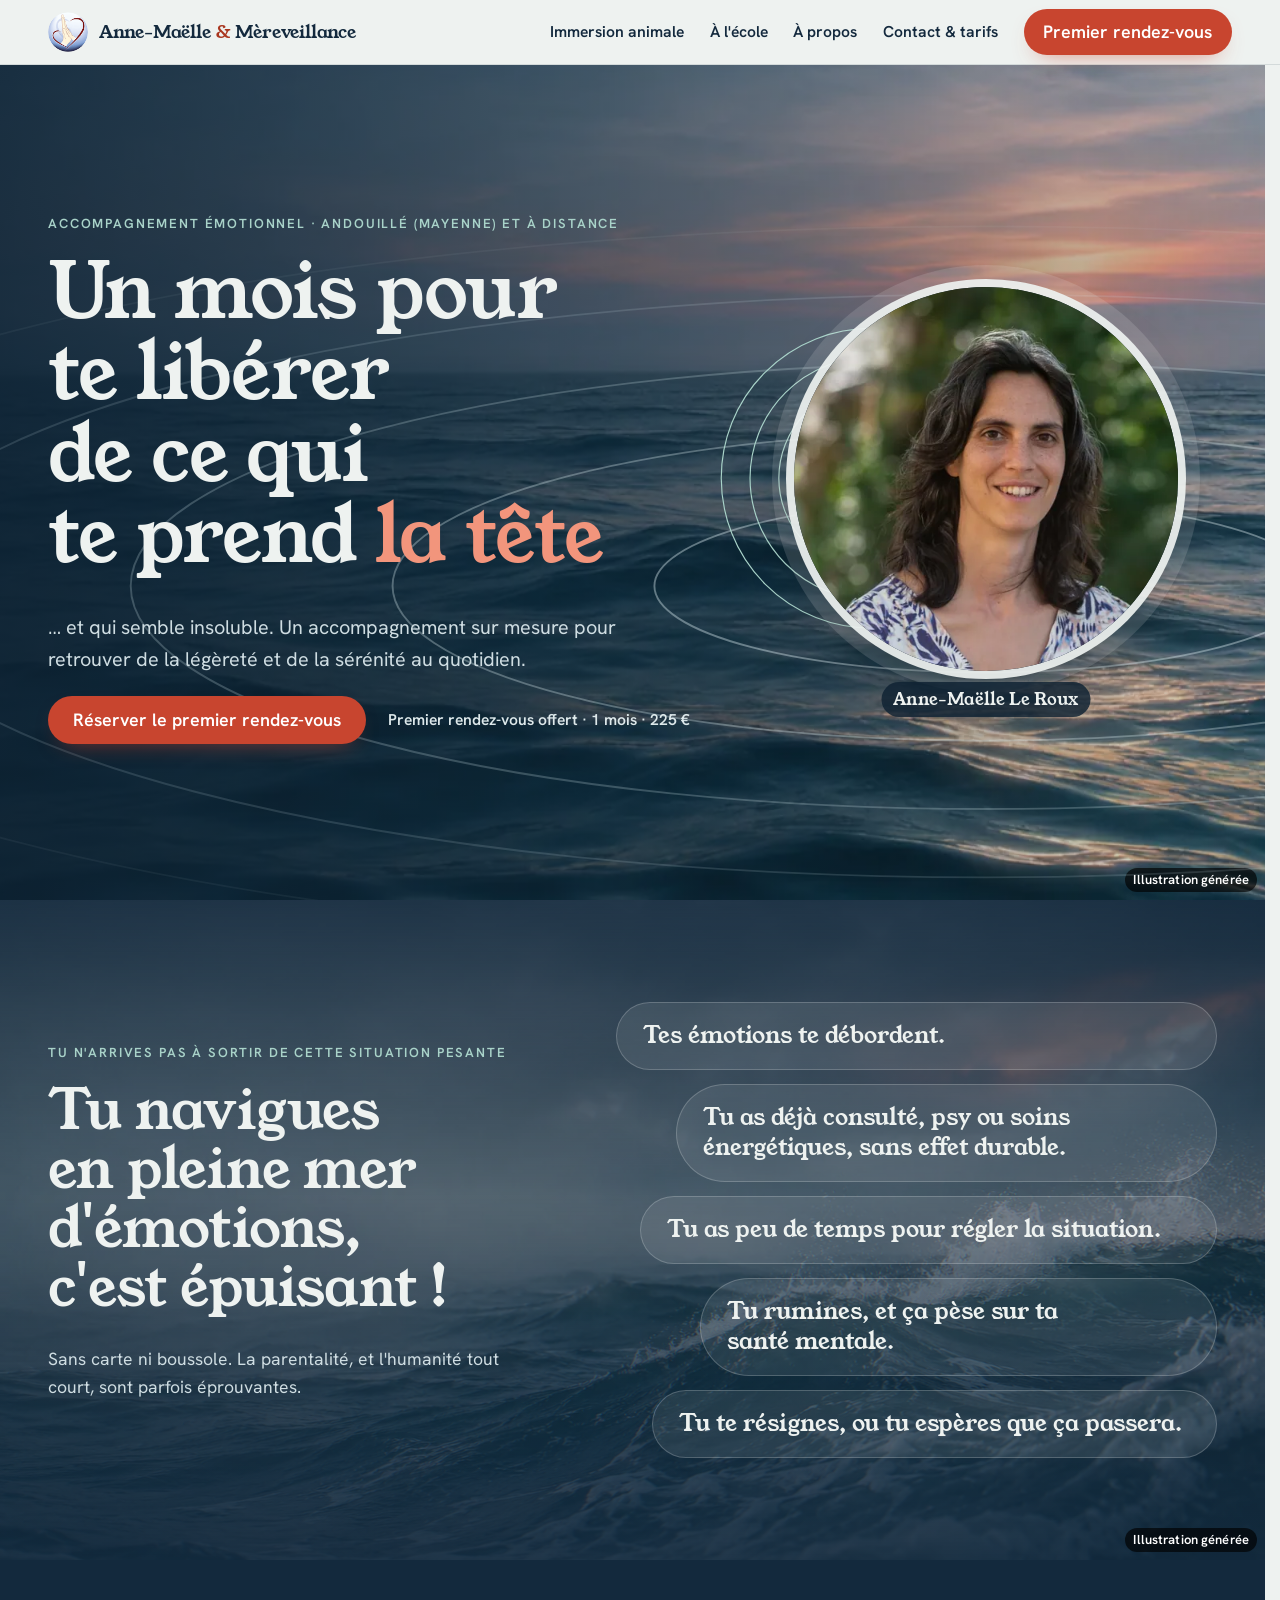
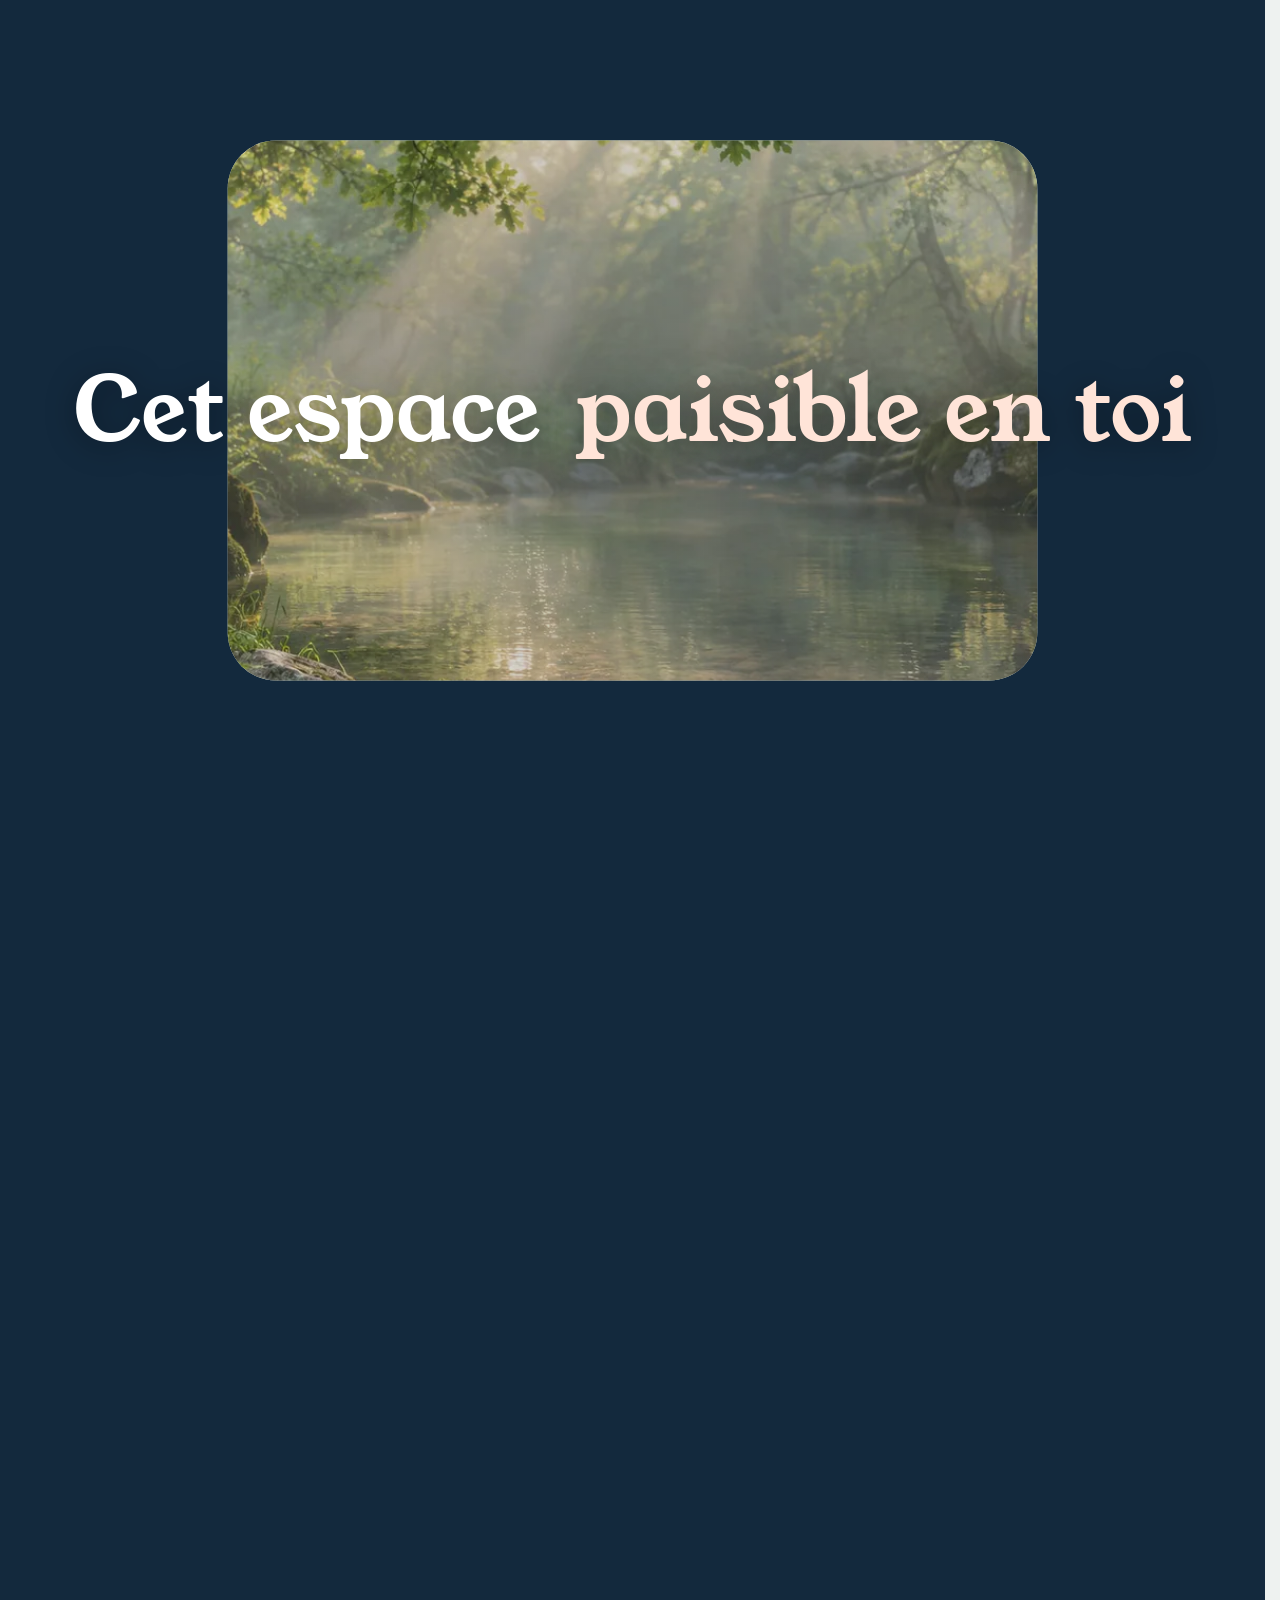
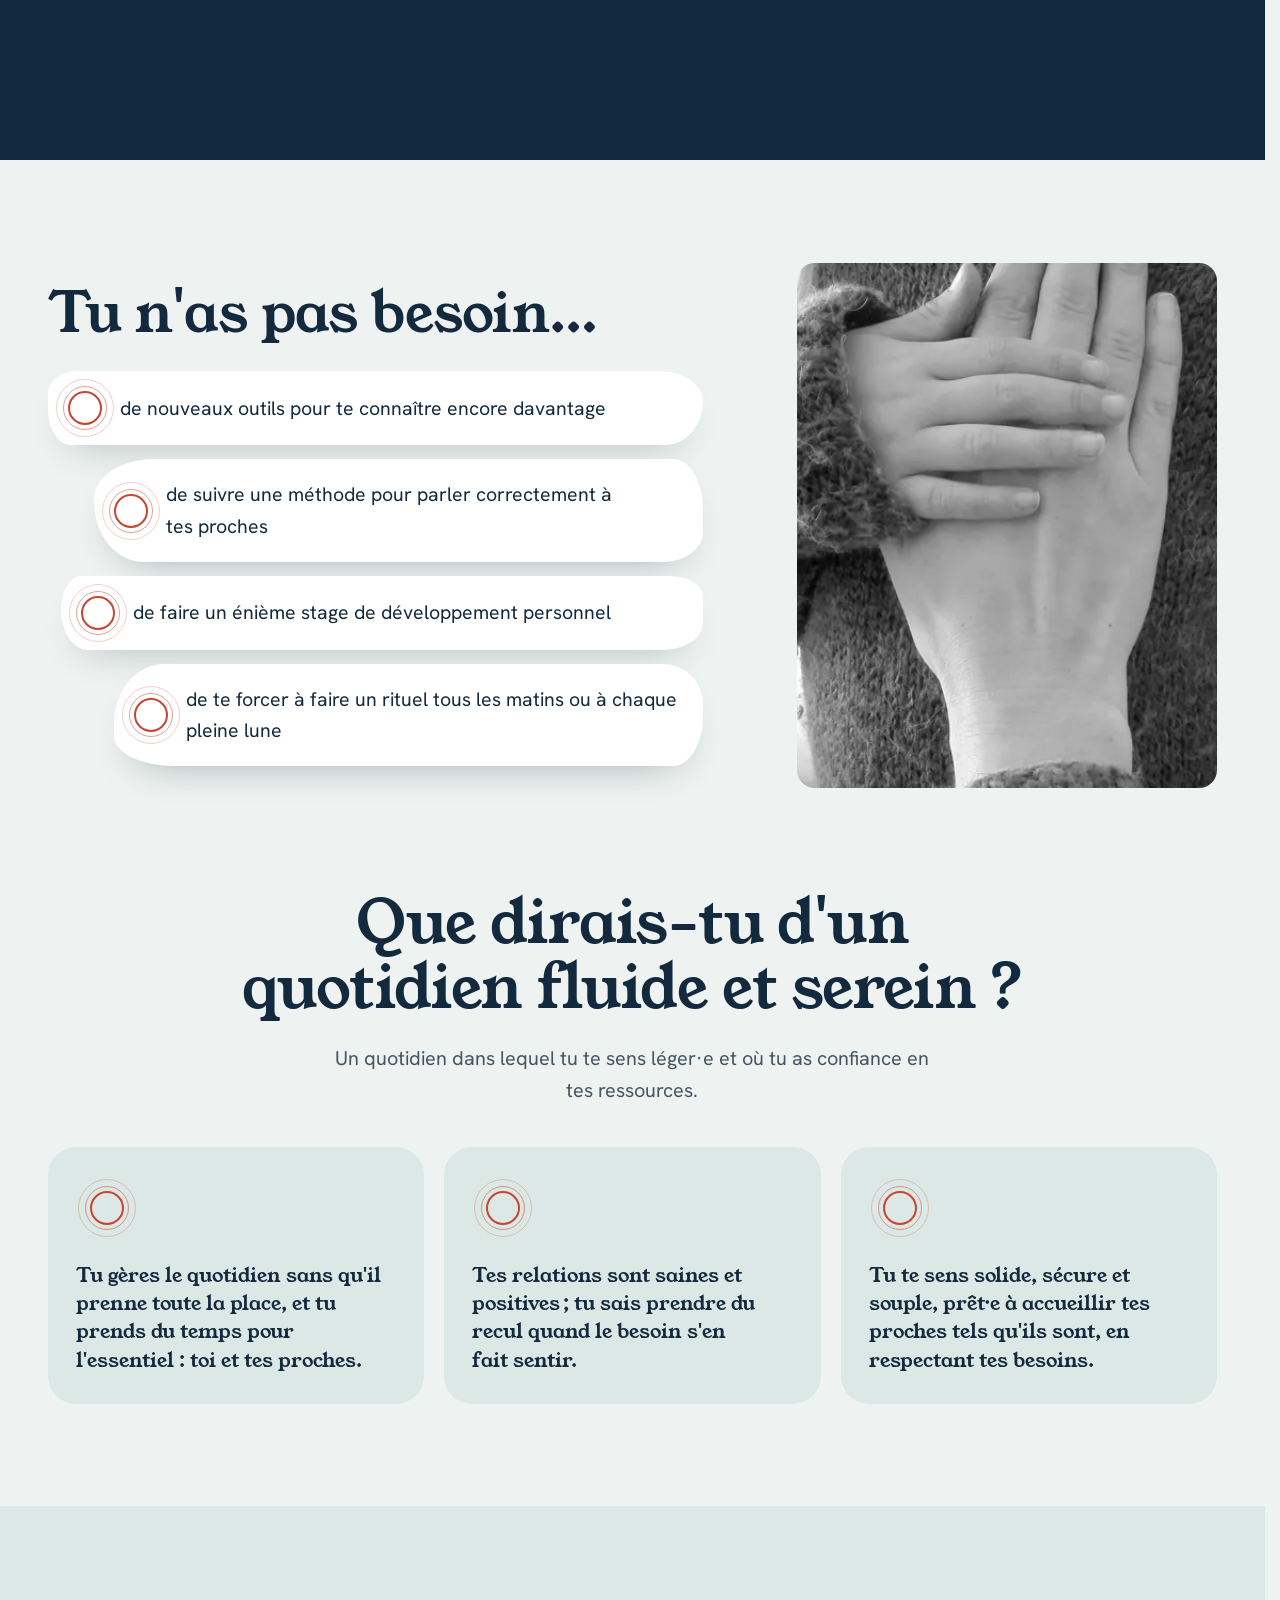
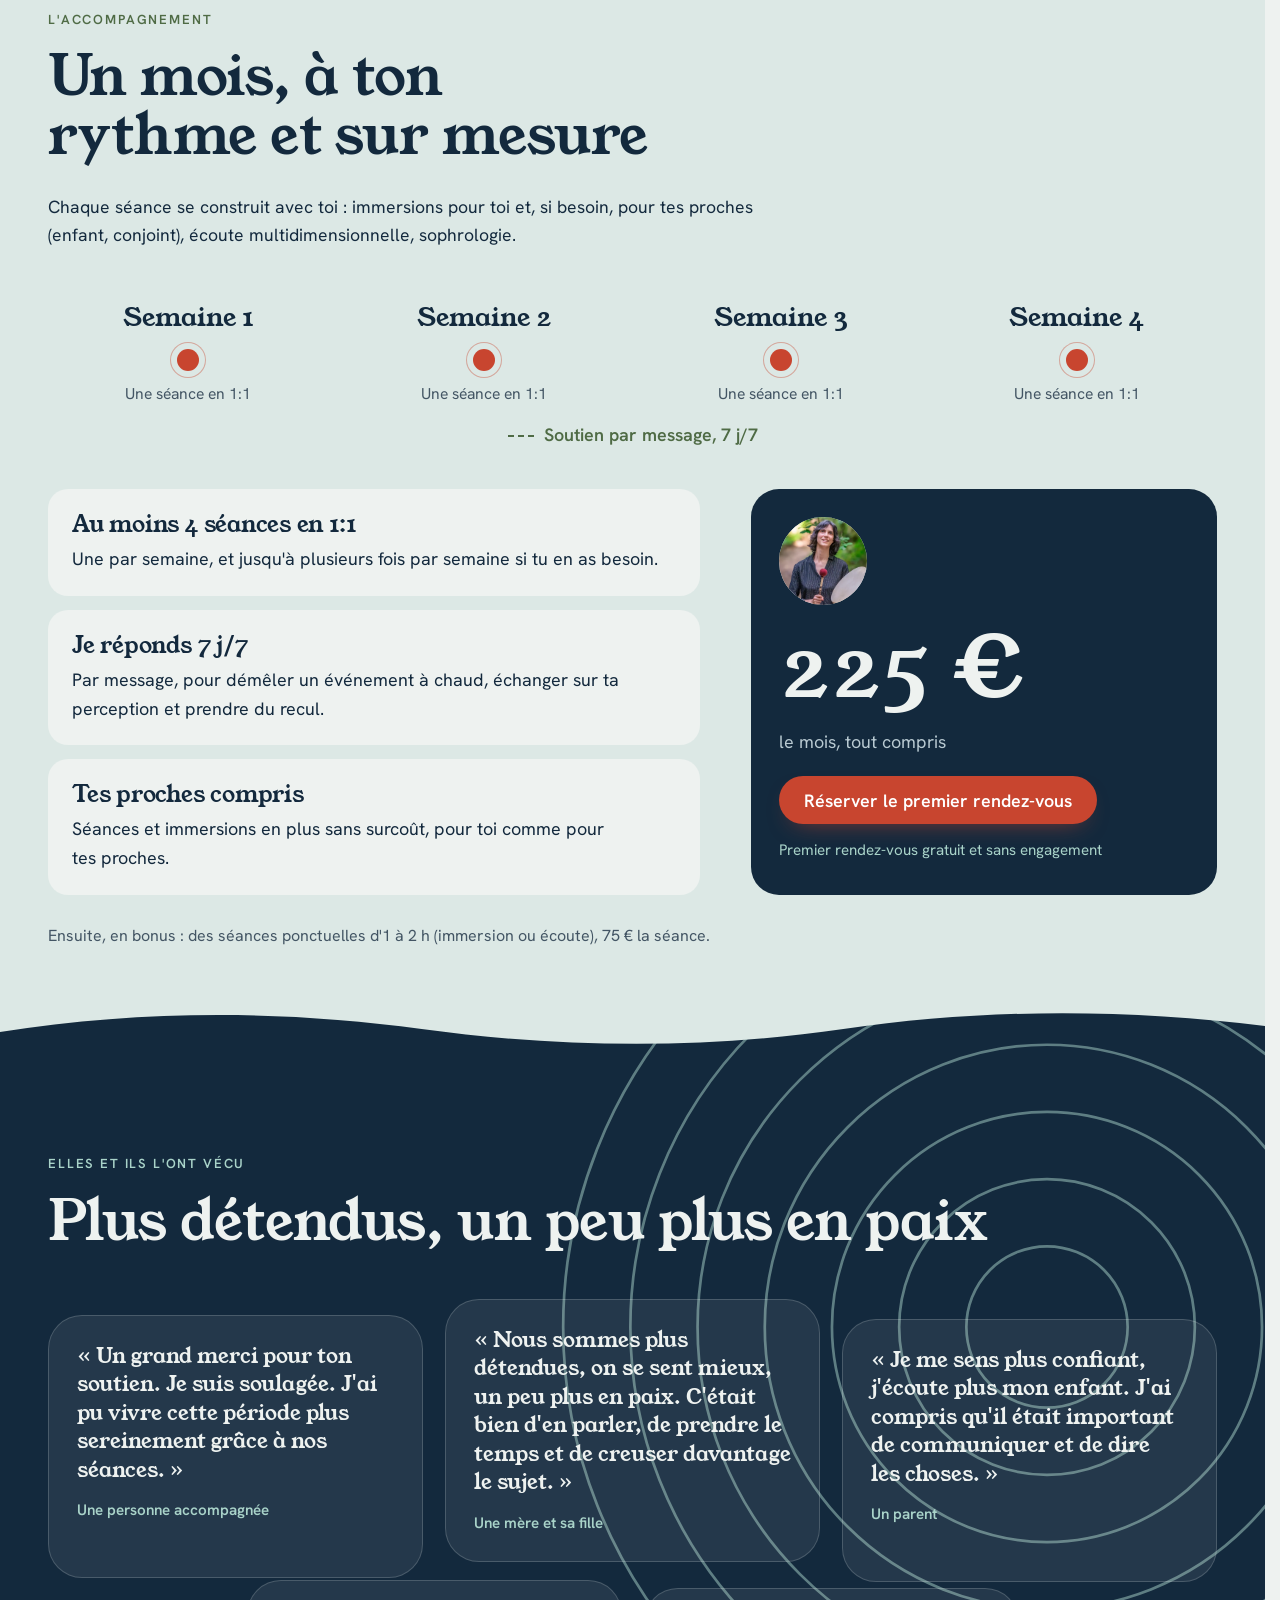
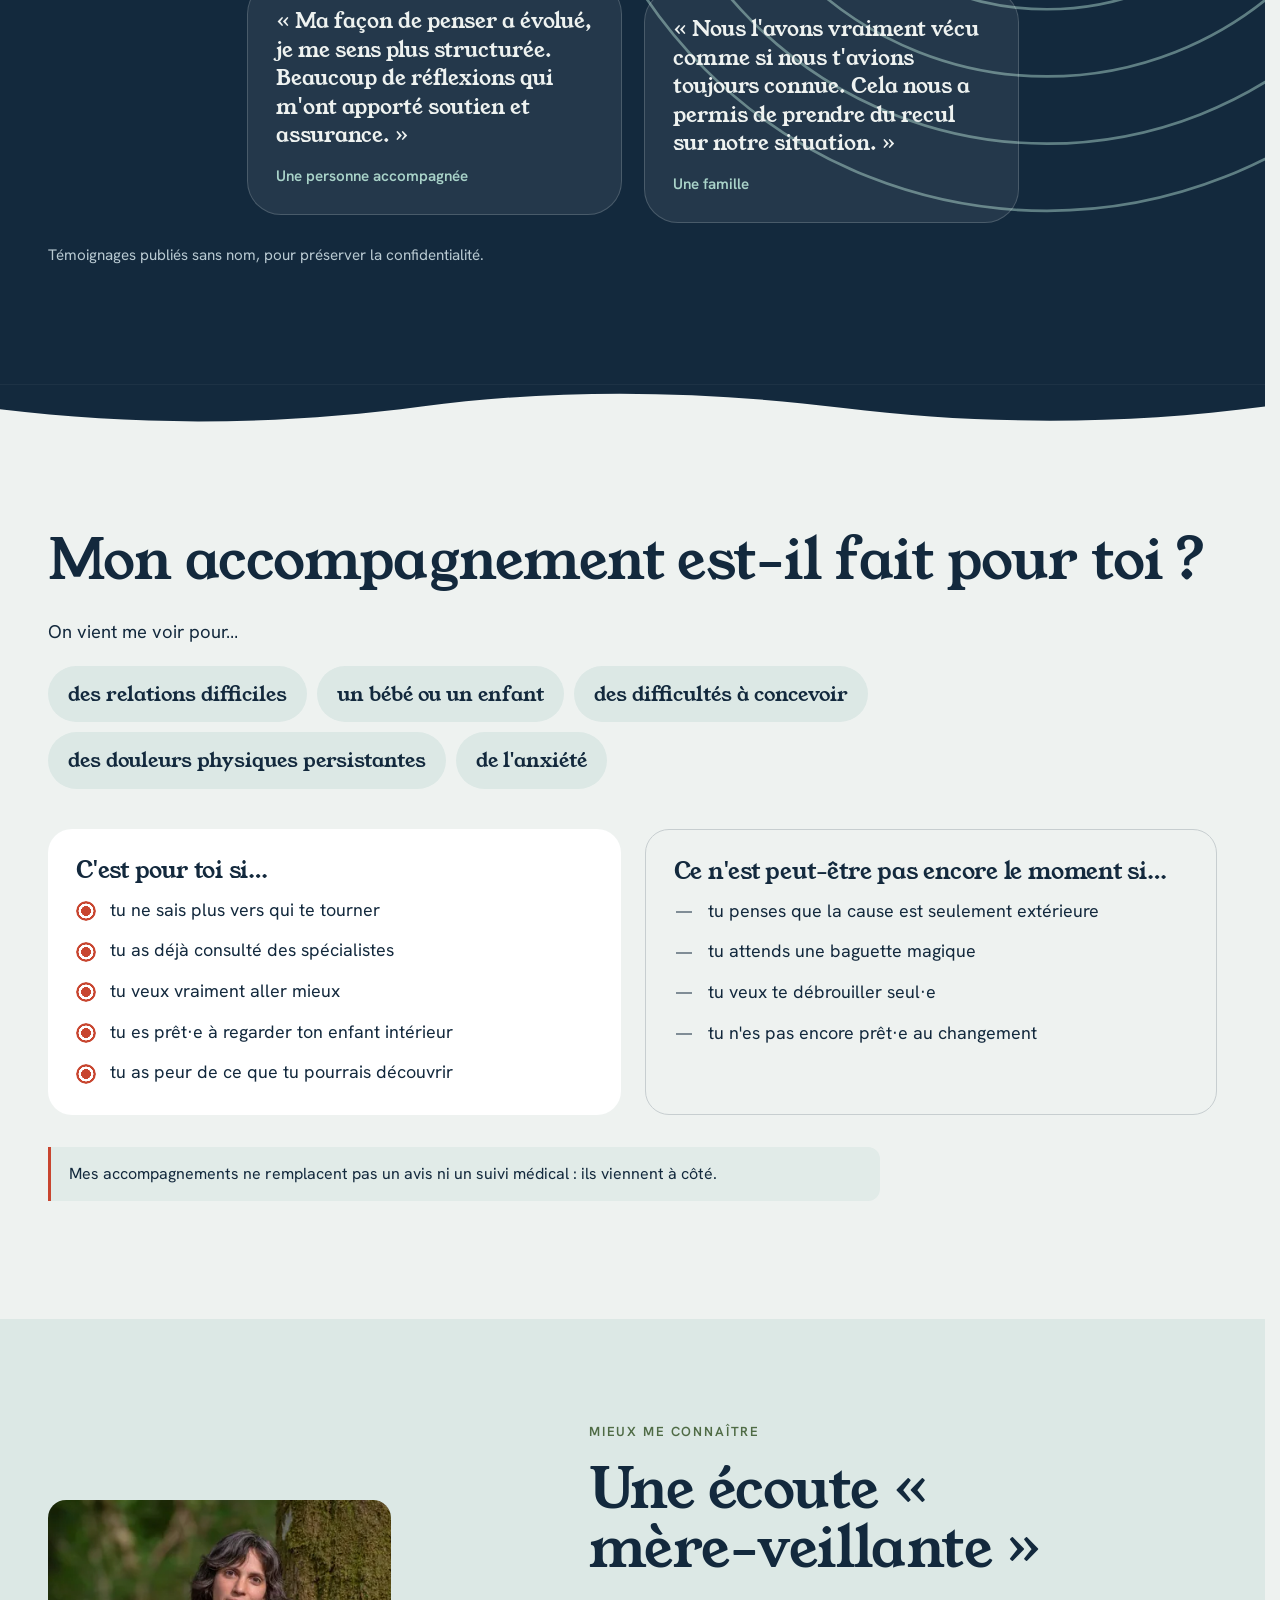
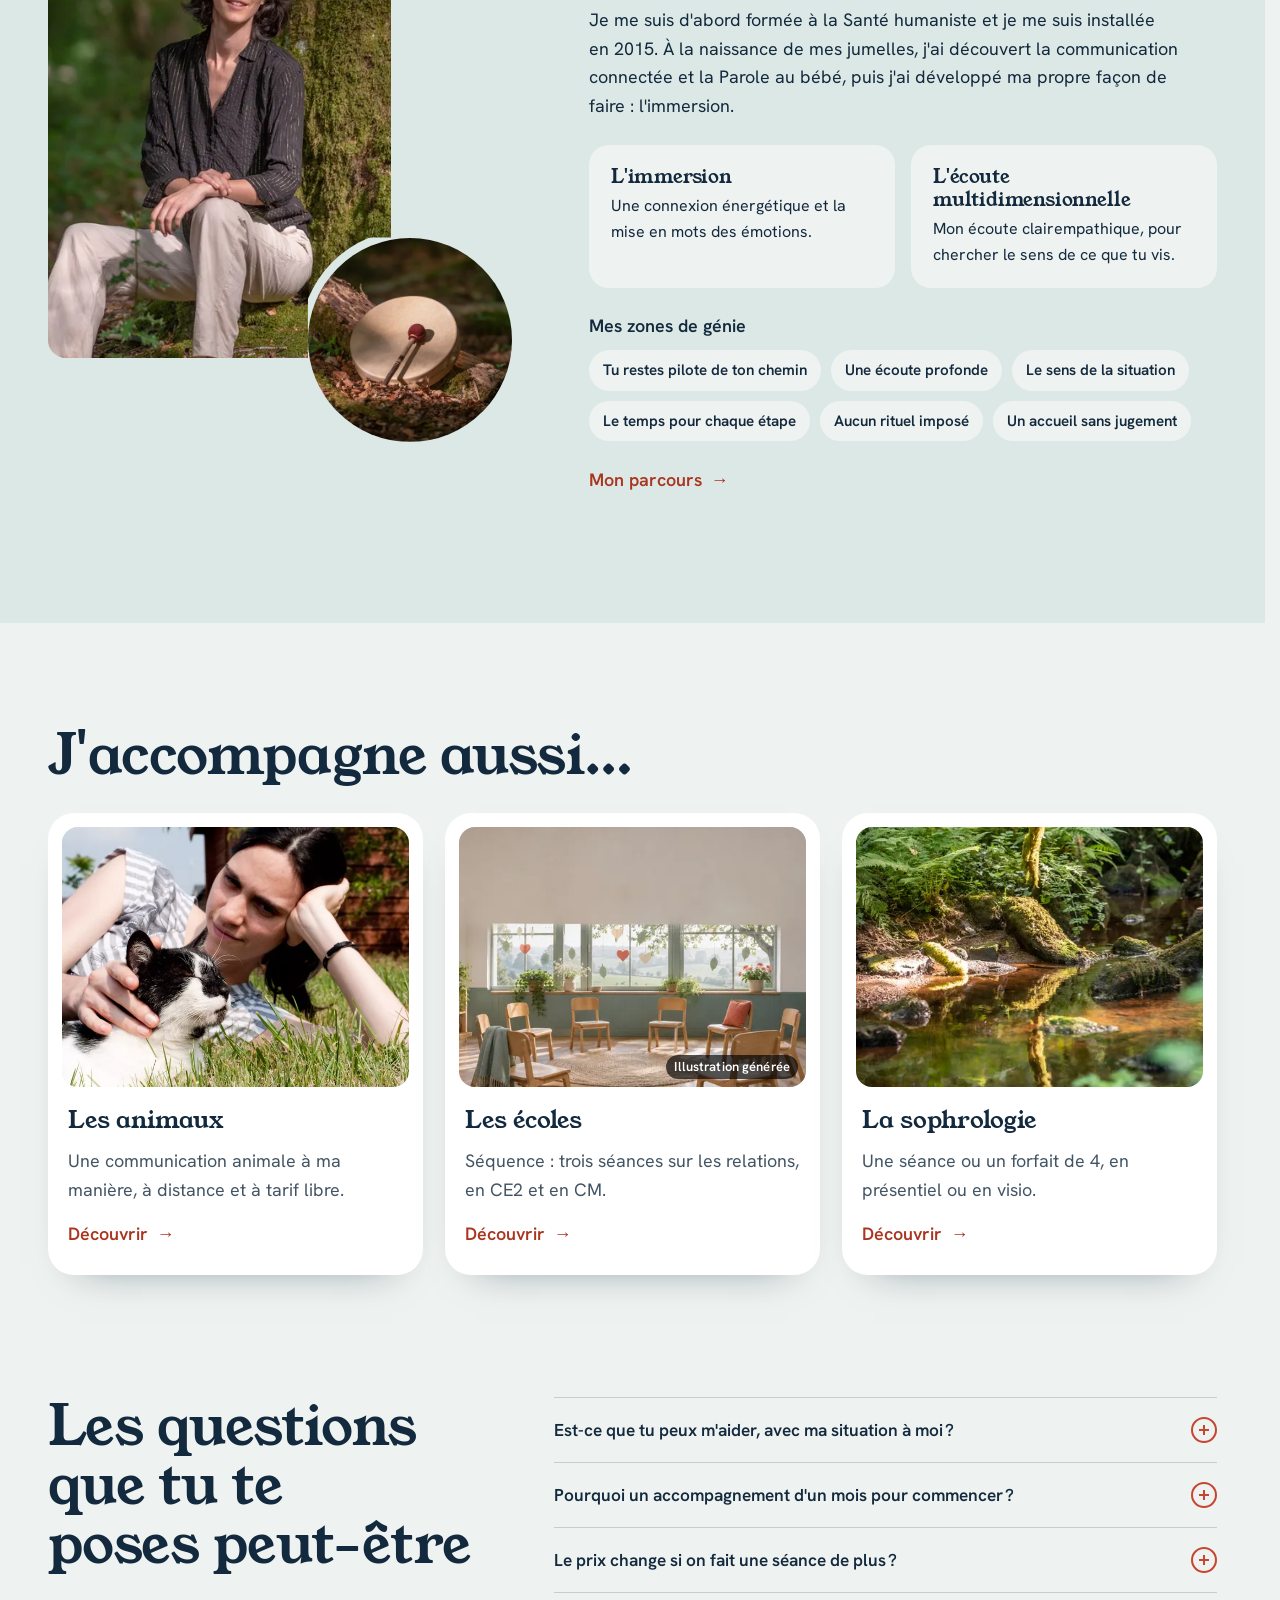
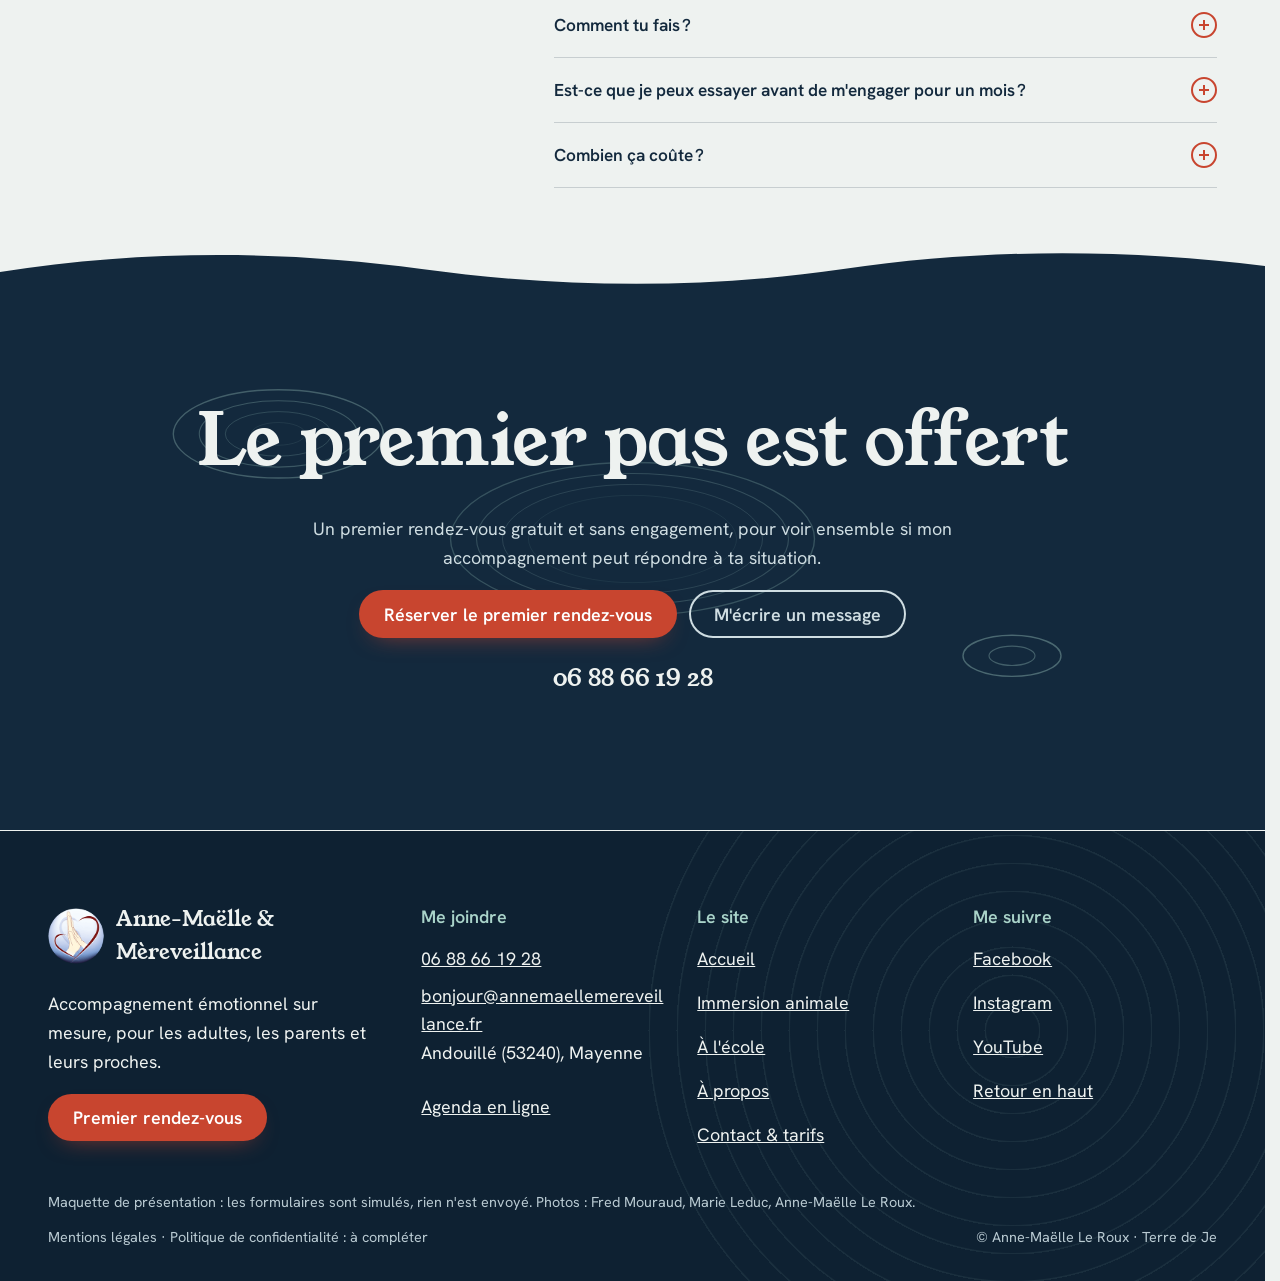
<file: index.html>
<!doctype html>
<html lang="fr" data-v="2" data-curseur>
<head>
<meta charset="utf-8">
<meta name="viewport" content="width=device-width, initial-scale=1, viewport-fit=cover">
<title>Anne-Maëlle Le Roux : accompagnement émotionnel en Mayenne et à distance</title>
<meta name="description" content="Un mois pour te libérer de ce qui te prend la tête : accompagnement émotionnel sur mesure à Andouillé (Mayenne) et à distance. Premier rendez-vous offert.">
<meta name="robots" content="noindex, nofollow">
<link rel="canonical" href="https://annemaelle-mereveillance-maquette.vercel.app/">
<style>:root{--fond:#EEF2F0;--texte:#13293D;--voile-fond:#13293D;--ouverture-fond:#13293D;--menu-fond:#13293D}:root { --entete-h: 72px; --barres-h: 0px; } html { background: var(--fond); color: var(--texte); scrollbar-gutter: stable; } body { margin: 0; background: var(--fond); } html.js:not(.secours):not([data-arrivee="retour"]) [data-anime] { opacity: 0; } html.js:not(.secours):not([data-arrivee="retour"]) [data-anime].vu { opacity: 1; } [data-voile] { position: fixed; inset: 0; z-index: 900; background: var(--voile-fond); transform: translateY(100%); visibility: hidden; pointer-events: none; } html[data-arrivee="voile"]:not(.voile-leve):not(.secours) [data-voile] { transform: none; visibility: visible; } html.secours [data-voile] { visibility: hidden !important; } .ouverture-panneau { position: fixed; inset: 0; z-index: 850; display: none; place-content: center; justify-items: center; background: var(--ouverture-fond, var(--voile-fond)); color: var(--fond); text-align: center; } html.js[data-arrivee="intro"]:not(.secours):not(.intro-finie) .ouverture-panneau { display: grid; } html.defilement-bloque, html.defilement-bloque body, html.js[data-arrivee="intro"]:not(.secours):not(.intro-finie), html.js[data-arrivee="intro"]:not(.secours):not(.intro-finie) body, html[data-arrivee="voile"]:not(.voile-leve):not(.secours), html[data-arrivee="voile"]:not(.voile-leve):not(.secours) body { overflow: hidden; } html.js[data-arrivee="intro"]:not(.secours):not(.intro-finie) { background-color: var(--ouverture-fond, var(--voile-fond)); } html[data-arrivee="voile"]:not(.voile-leve):not(.secours) { background-color: var(--voile-fond); }</style>
<script>(function () {
var d = document.documentElement, ss = null, ls = null;
try { ss = window.sessionStorage; ls = window.localStorage; } catch (e) {}
d.classList.add('js');
var nav = performance.getEntriesByType ? performance.getEntriesByType('navigation')[0] : null;
var type = nav ? nav.type : 'navigate';
var depart = null;
try { depart = JSON.parse(ss.getItem('socle:depart') || 'null'); ss.removeItem('socle:depart'); } catch (e) {}
if (depart && !(Date.now() - depart.t < 15000)) depart = null;
var mode = type === 'back_forward' ? 'retour' : type === 'reload' ? 'intro' : depart ? 'voile' : 'intro';
d.setAttribute('data-arrivee', mode);
if (mode === 'voile' && depart.couleur) d.style.setProperty('--voile-fond', depart.couleur);
if (type === 'reload' && 'scrollRestoration' in history) {
history.scrollRestoration = 'manual';
}
try {
var choisie = ls && ls.getItem('socle:langue');
var langue = (d.lang || '').slice(0, 2);
if (choisie && choisie !== langue && type === 'navigate' && !depart) {
var alt = document.querySelector('link[rel="alternate"][hreflang="' + choisie + '"]');
if (alt) location.replace(new URL(alt.href).pathname + location.search + location.hash);
}
} catch (e) {}
setTimeout(function () { if (!d.classList.contains('demarre')) d.classList.add('secours'); }, 2000);
})();</script>
<link rel="preload" href="/assets/fonts/young-serif.woff2" as="font" type="font/woff2" crossorigin>
<link rel="preload" href="/assets/fonts/hanken-400.woff2" as="font" type="font/woff2" crossorigin>
<link rel="stylesheet" href="/assets/css/socle.css?v=2">
<link rel="stylesheet" href="/assets/css/site.css?v=2">
<link rel="modulepreload" href="/assets/js/site.js?v=2">
<link rel="modulepreload" href="/assets/js/socle/index.js?v=2">
<script src="/assets/vendor/gsap.min.js" defer></script>
<script src="/assets/vendor/ScrollTrigger.min.js" defer></script>
<script src="/assets/vendor/SplitText.min.js" defer></script>
<script type="module" src="/assets/js/site.js?v=2"></script>
<meta name="theme-color" content="#13293D">
<link rel="icon" href="/assets/images/favicon.png" type="image/png">
<link rel="apple-touch-icon" href="/assets/images/apple-touch-icon.png">
<meta property="og:type" content="website">
<meta property="og:site_name" content="Anne-Maëlle &amp; Mèreveillance">
<meta property="og:locale" content="fr_FR">
<meta property="og:title" content="Anne-Maëlle Le Roux : accompagnement émotionnel en Mayenne et à distance">
<meta property="og:description" content="Un mois pour te libérer de ce qui te prend la tête : accompagnement émotionnel sur mesure à Andouillé (Mayenne) et à distance. Premier rendez-vous offert.">
<meta property="og:url" content="https://annemaelle-mereveillance-maquette.vercel.app/">
<meta property="og:image" content="https://annemaelle-mereveillance-maquette.vercel.app/assets/partage/accueil-fr.jpg">
<meta property="og:image:width" content="1200">
<meta property="og:image:height" content="630">
<meta property="og:image:alt" content="Anne-Maëlle Le Roux, accompagnement émotionnel">
<meta name="twitter:card" content="summary_large_image">
<script type="application/ld+json">{"@context":"https://schema.org","@type":"ProfessionalService","name":"Anne-Maëlle & Mèreveillance","alternateName":"Terre de Je","founder":{"@type":"Person","name":"Anne-Maëlle Le Roux"},"url":"https://annemaelle-mereveillance-maquette.vercel.app/","telephone":"+33688661928","email":"bonjour@annemaellemereveillance.fr","address":{"@type":"PostalAddress","addressLocality":"Andouillé","postalCode":"53240","addressRegion":"Mayenne","addressCountry":"FR"},"areaServed":"Mayenne et à distance","description":"Accompagnement émotionnel individuel d'un mois, sophrologie, immersion animale et interventions en école, à Andouillé (Mayenne) et à distance.","sameAs":["https://www.facebook.com/annemaellemereveillance","https://www.instagram.com/annemaelle.mereveillance/"]}</script>
</head>
<body id="haut">
<div data-voile data-forme="vague" aria-hidden="true"><svg class="voile-vague voile-vague--haut" viewBox="0 0 1440 120" preserveAspectRatio="none" aria-hidden="true"><path d="M0 120 C 240 20 480 20 720 70 S 1200 130 1440 40 V 120 H 0 Z"/></svg><svg class="voile-vague voile-vague--bas" viewBox="0 0 1440 120" preserveAspectRatio="none" aria-hidden="true"><path d="M0 0 C 240 100 480 100 720 50 S 1200 -10 1440 80 V 0 H 0 Z"/></svg><div class="voile-contenu"><img src="/assets/images/logo.png" alt="" width="56" height="56"><span data-voile-libelle>Accueil</span></div></div>
<div class="ouverture-panneau" data-ouverture aria-hidden="true">
  <svg class="ouverture-ondes" viewBox="-50 -50 100 100" aria-hidden="true"><circle r="10" style="--i:1"/><circle r="10" style="--i:2"/><circle r="10" style="--i:3"/><circle r="10" style="--i:4"/><circle r="10" style="--i:5"/></svg>
  <span class="ouverture-goutte"></span>
  <img class="ouverture-logo" src="/assets/images/logo.png" alt="" width="72" height="72" data-ouverture-objet>
  <p class="ouverture-nom">Anne-Maëlle <em>&amp;</em> Mèreveillance</p>
  <p class="ouverture-ligne">Accompagnement émotionnel</p>
</div>
<a class="evitement" href="#contenu">Aller au contenu</a>
<header data-entete>
  <div class="entete-rangee">
    <a class="entete-logo" href="/" data-libelle="Accueil" aria-current="page">
      <img src="/assets/images/logo.png" alt="" width="40" height="40"><span>Anne-Maëlle <em>&amp;</em> Mèreveillance</span>
    </a>
    <nav data-nav aria-label="Navigation principale">
      <ul><li><a href="/immersion-animale" data-libelle="Immersion animale">Immersion animale</a></li><li><a href="/ecole" data-libelle="À l&#39;école">À l&#39;école</a></li><li><a href="/a-propos" data-libelle="À propos">À propos</a></li><li><a href="/contact" data-libelle="Contact &amp; tarifs">Contact &amp; tarifs</a></li></ul>
    </nav>
    <div class="entete-actions">
      <a class="bouton" href="/contact#rendez-vous" data-libelle="Contact &amp; tarifs">Premier rendez-vous</a>
      <button type="button" data-menu-bouton aria-controls="menu" aria-expanded="false" data-libelle-ouvrir="Menu" data-libelle-fermer="Fermer"><span data-libelle-bouton>Menu</span></button>
      <a class="menu-sansjs" href="#menu" data-menu-lien>Menu</a>
    </div>
  </div>
</header>
<script>/* Avant le premier affichage : rangées de la navigation (même règle que ajusterNav dans assets/js/socle/entete.js)
   et hauteur réelle de l'en-tête, pour que rien ne saute quand le JavaScript du site prend la main. */
(function () {
  var h = document.documentElement, u = document.querySelector('[data-nav] ul'), e = document.querySelector('[data-entete]');
  if (u) {
    var deborde = function () { return u.scrollWidth > u.clientWidth + 1; }, c = deborde();
    if (c && window.matchMedia('(min-width: 900px)').matches) {
      h.classList.add('nav-deux-rangees'); c = deborde();
      if (c) { h.classList.add('nav-deux-lignes'); var a = u.querySelector('a'); c = !a || u.getBoundingClientRect().height > a.getBoundingClientRect().height * 2.5; }
      if (c) h.classList.remove('nav-deux-rangees', 'nav-deux-lignes');
    }
    if (c) h.classList.add('nav-compacte');
  }
  if (e) h.style.setProperty('--entete-h', Math.round(e.getBoundingClientRect().height) + 'px');
})();</script>
<span id="menu-ferme" aria-hidden="true"></span>
<div id="menu" data-menu role="dialog" aria-modal="true" aria-label="Menu">
  <p class="menu-sansjs-fermer"><a href="#menu-ferme">Fermer</a></p>
  <ul><li style="--i:0"><a href="/" class="menu-lien" data-libelle="Accueil" aria-current="page">Accueil</a></li><li style="--i:1"><a href="/immersion-animale" class="menu-lien" data-libelle="Immersion animale">Immersion animale</a></li><li style="--i:2"><a href="/ecole" class="menu-lien" data-libelle="À l&#39;école">À l&#39;école</a></li><li style="--i:3"><a href="/a-propos" class="menu-lien" data-libelle="À propos">À propos</a></li><li style="--i:4"><a href="/contact" class="menu-lien" data-libelle="Contact &amp; tarifs">Contact &amp; tarifs</a></li></ul>
  <p class="menu-actions"><a class="bouton" href="/contact#rendez-vous" data-libelle="Contact &amp; tarifs">Premier rendez-vous</a> <a class="bouton bouton--contour" href="tel:+33688661928">Appeler 06 88 66 19 28</a></p>
</div>
<main id="contenu" tabindex="-1">
<section class="hero theme-nuit" id="debut">
  <figure class="media hero-mer" data-grok data-boucle-css style="--cadrage:60% 50%">
  <picture><source media="(max-width: 760px) and (orientation: portrait)" srcset="/assets/images/grok/mer-ouverture-mobile-640.webp 640w, /assets/images/grok/mer-ouverture-mobile-1080.webp 1080w" sizes="100vw">
    <img src="/assets/images/grok/mer-ouverture-1280.webp" srcset="/assets/images/grok/mer-ouverture-640.webp 640w, /assets/images/grok/mer-ouverture-1280.webp 1280w, /assets/images/grok/mer-ouverture-1920.webp 1920w" sizes="100vw" alt="" width="1280" height="720" fetchpriority="high" loading="eager" decoding="async">
  </picture><figcaption class="mention-ia">Illustration générée</figcaption>
</figure>
  <canvas class="hero-canvas" data-effet="ondes" aria-hidden="true" data-visuel></canvas>
  <div class="hero-grille conteneur">
    <div class="hero-texte">
      <p class="surtitre hero-sur masque-ecran-tres-bas" data-anime="gsap">Accompagnement émotionnel · Andouillé (Mayenne) et à distance</p>
      <h1 class="hero-titre" data-anime="gsap"><span class="ligne-masque"><span class="hero-ligne">Un mois pour</span></span><span class="ligne-masque"><span class="hero-ligne">te libérer de ce qui</span></span><span class="ligne-masque"><span class="hero-ligne">te prend <em>la tête</em></span></span></h1>
      <p class="hero-intro masque-ecran-bas" data-anime="gsap">… et qui semble insoluble. Un accompagnement sur mesure pour retrouver de la légèreté et de la sérénité au quotidien.</p>
      <p class="hero-actions" data-anime="gsap">
        <a href="/contact#rendez-vous" class="bouton" data-libelle="Contact &amp; tarifs" data-action-principale data-survol="magnetique">Réserver le premier rendez-vous</a>
        <span class="hero-info" data-info-cle>Premier rendez-vous offert · 1 mois · 225 €</span>
      </p>
    </div>
    <div class="hero-portrait" data-iris-centre="disque">
      <svg class="hero-ondes" data-effet="ondes" viewBox="-100 -100 200 200" aria-hidden="true" focusable="false"><circle r="18" style="--i:0"/><circle r="33" style="--i:1"/><circle r="48" style="--i:2"/><circle r="63" style="--i:3"/><circle r="78" style="--i:4"/></svg>
      <figure class="media hero-rond" style="--cadrage:52% 32%">
  <picture>
    <img src="/assets/images/anne-maelle-portrait-784.webp" srcset="/assets/images/anne-maelle-portrait-480.webp 480w, /assets/images/anne-maelle-portrait-640.webp 640w, /assets/images/anne-maelle-portrait-784.webp 784w" sizes="(max-width: 760px) 46vw, 30vw" alt="Anne-Maëlle Le Roux, souriante, en forêt" width="784" height="784" fetchpriority="high" loading="eager" decoding="async">
  </picture>
</figure>
      <p class="hero-signature" data-anime="gsap">Anne-Maëlle Le Roux</p>
    </div>
  </div>
</section>
<section class="mer theme-nuit" id="mer">
  <figure class="media mer-fond" data-grok data-fx="onde" data-fx-force="1.6" style="--cadrage:50% 50%">
  <picture><source media="(max-width: 760px) and (orientation: portrait)" srcset="/assets/images/grok/mer-agitee-mobile-640.webp 640w" sizes="100vw">
    <img src="/assets/images/grok/mer-agitee-1280.webp" srcset="/assets/images/grok/mer-agitee-640.webp 640w, /assets/images/grok/mer-agitee-1280.webp 1280w, /assets/images/grok/mer-agitee-1920.webp 1920w" sizes="100vw" alt="" width="1280" height="853" loading="lazy" decoding="async">
  </picture><figcaption class="mention-ia">Illustration générée</figcaption>
</figure>
  <div class="conteneur mer-grille">
    <div class="mer-tete">
      <p class="surtitre" data-anime="mots">Tu n&#39;arrives pas à sortir de cette situation pesante</p>
      <h2 data-anime="lignes">Tu navigues en pleine mer d&#39;émotions, c&#39;est épuisant !</h2>
      <p class="mer-texte" data-anime>Sans carte ni boussole. La parentalité, et l&#39;humanité tout court, sont parfois éprouvantes.</p>
    </div>
    <ul class="mer-liste">
      <li class="vague-mot" data-fx="vitesse" data-fx-force="5" style="--i:1"><span>Tes émotions te débordent.</span></li><li class="vague-mot" data-fx="vitesse" data-fx-force="7" style="--i:2"><span>Tu as déjà consulté, psy ou soins énergétiques, sans effet durable.</span></li><li class="vague-mot" data-fx="vitesse" data-fx-force="3" style="--i:3"><span>Tu as peu de temps pour régler la situation.</span></li><li class="vague-mot" data-fx="vitesse" data-fx-force="5" style="--i:4"><span>Tu rumines, et ça pèse sur ta santé mentale.</span></li><li class="vague-mot" data-fx="vitesse" data-fx-force="7" style="--i:5"><span>Tu te résignes, ou tu espères que ça passera.</span></li>
    </ul>
  </div>
</section>
<section class="espace" id="espace" data-fx="plein-ecran" data-fx-depart="inset(20% 18% 20% 18% round 48px)" aria-labelledby="espace-titre">
  <div data-collant class="espace-cadre">
    <figure class="media espace-media" data-grok style="--cadrage:50% 55%">
  <picture><source media="(max-width: 760px) and (orientation: portrait)" srcset="/assets/images/grok/ruisseau-paisible-mobile-640.webp 640w, /assets/images/grok/ruisseau-paisible-mobile-1080.webp 1080w" sizes="100vw">
    <img src="/assets/images/grok/ruisseau-paisible-1280.webp" srcset="/assets/images/grok/ruisseau-paisible-640.webp 640w, /assets/images/grok/ruisseau-paisible-1280.webp 1280w, /assets/images/grok/ruisseau-paisible-1920.webp 1920w" sizes="100vw" alt="C&#39;est dans cet espace paisible en toi que je t&#39;emmène" width="1280" height="853" loading="lazy" decoding="async">
  </picture><figcaption class="mention-ia">Illustration générée</figcaption>
</figure>
    <h2 class="visuellement-cache" id="espace-titre">C&#39;est dans cet espace paisible en toi que je t&#39;emmène</h2>
    <p class="espace-mots" aria-hidden="true" data-audit-ignorer><span data-fx-ecarte="g">Cet espace</span><span data-fx-ecarte="d">paisible en toi</span></p>
    <p class="espace-apres" data-fx-apres>Tu ne sais pas quelle sera la prochaine vague, mais tu sais que tu seras en mesure de l&#39;accueillir et de la traverser.</p>
  </div>
</section>
<section class="besoin conteneur" id="besoin">
  <div class="besoin-tete">
    <h2 data-anime="lignes">Tu n&#39;as pas besoin…</h2>
    <ol class="galets">
      <li class="galet" data-effet="galets" style="--i:1"><span class="galet-onde" aria-hidden="true"></span><span class="galet-texte">de nouveaux outils pour te connaître encore davantage</span></li><li class="galet" data-effet="galets" style="--i:2"><span class="galet-onde" aria-hidden="true"></span><span class="galet-texte">de suivre une méthode pour parler correctement à tes proches</span></li><li class="galet" data-effet="galets" style="--i:3"><span class="galet-onde" aria-hidden="true"></span><span class="galet-texte">de faire un énième stage de développement personnel</span></li><li class="galet" data-effet="galets" style="--i:4"><span class="galet-onde" aria-hidden="true"></span><span class="galet-texte">de te forcer à faire un rituel tous les matins ou à chaque pleine lune</span></li>
    </ol>
  </div>
  <figure class="media besoin-mains" data-fx="parallaxe" data-fx-force="10" style="--cadrage:50% 50%">
  <picture>
    <img src="/assets/images/mains-784.webp" srcset="/assets/images/mains-480.webp 480w, /assets/images/mains-640.webp 640w, /assets/images/mains-784.webp 784w" sizes="(max-width: 760px) 80vw, 30vw" alt="Une main d&#39;enfant posée sur une main d&#39;adulte" width="784" height="980" loading="lazy" decoding="async">
  </picture>
</figure>
</section>
<section class="calme conteneur" id="que-dirais-tu">
  <h2 class="calme-titre" data-anime="lignes">Que dirais-tu d&#39;un quotidien fluide et serein ?</h2>
  <p class="calme-intro" data-anime>Un quotidien dans lequel tu te sens léger·e et où tu as confiance en tes ressources.</p>
  <ol class="calme-liste">
    <li class="calme-carte" data-effet="galets" style="--i:1"><span class="calme-onde" aria-hidden="true"></span><p>Tu gères le quotidien sans qu&#39;il prenne toute la place, et tu prends du temps pour l&#39;essentiel : toi et tes proches.</p></li><li class="calme-carte" data-effet="galets" style="--i:2"><span class="calme-onde" aria-hidden="true"></span><p>Tes relations sont saines et positives ; tu sais prendre du recul quand le besoin s&#39;en fait sentir.</p></li><li class="calme-carte" data-effet="galets" style="--i:3"><span class="calme-onde" aria-hidden="true"></span><p>Tu te sens solide, sécure et souple, prêt·e à accueillir tes proches tels qu&#39;ils sont, en respectant tes besoins.</p></li>
  </ol>
</section>
<section class="mois theme-ecume" id="mois">
  <div class="conteneur">
    <div class="mois-tete">
      <p class="surtitre" data-anime="mots">L&#39;accompagnement</p>
      <h2 data-anime="lignes">Un mois, à ton rythme et sur mesure</h2>
      <p class="mois-texte" data-anime>Chaque séance se construit avec toi : immersions pour toi et, si besoin, pour tes proches (enfant, conjoint), écoute multidimensionnelle, sophrologie.</p>
    </div>
    <div class="semaines">
      <ol class="semaines-liste">
        <li class="semaine" data-effet="semaines" style="--i:1"><span class="semaine-num">Semaine 1</span><span class="semaine-point" aria-hidden="true"></span><span class="semaine-texte">Une séance en 1:1</span></li><li class="semaine" data-effet="semaines" style="--i:2"><span class="semaine-num">Semaine 2</span><span class="semaine-point" aria-hidden="true"></span><span class="semaine-texte">Une séance en 1:1</span></li><li class="semaine" data-effet="semaines" style="--i:3"><span class="semaine-num">Semaine 3</span><span class="semaine-point" aria-hidden="true"></span><span class="semaine-texte">Une séance en 1:1</span></li><li class="semaine" data-effet="semaines" style="--i:4"><span class="semaine-num">Semaine 4</span><span class="semaine-point" aria-hidden="true"></span><span class="semaine-texte">Une séance en 1:1</span></li>
      </ol>
      <svg class="semaines-fil" viewBox="0 0 1000 60" preserveAspectRatio="none" aria-hidden="true"><path d="M0 30 C 60 6, 110 6, 166 30 S 276 54, 333 30 S 443 6, 500 30 S 610 54, 666 30 S 776 6, 833 30 S 943 54, 1000 30"/></svg>
      <p class="semaines-legende">Soutien par message, 7 j/7</p>
    </div>
    <div class="mois-bas">
      <ul class="piliers" data-anime="cascade">
        <li><h3>Au moins 4 séances en 1:1</h3><p>Une par semaine, et jusqu&#39;à plusieurs fois par semaine si tu en as besoin.</p></li>
        <li><h3>Je réponds 7 j/7</h3><p>Par message, pour démêler un événement à chaud, échanger sur ta perception et prendre du recul.</p></li>
        <li><h3>Tes proches compris</h3><p>Séances et immersions en plus sans surcoût, pour toi comme pour tes proches.</p></li>
      </ul>
      <div class="prix-carte" data-anime>
        <figure class="media prix-photo" style="--cadrage:45% 30%">
  <picture>
    <img src="/assets/images/anne-maelle-tambour-784.webp" srcset="/assets/images/anne-maelle-tambour-480.webp 480w, /assets/images/anne-maelle-tambour-640.webp 640w, /assets/images/anne-maelle-tambour-784.webp 784w" sizes="(max-width: 760px) 40vw, 14vw" alt="Anne-Maëlle tenant son tambour, en forêt" width="784" height="980" loading="lazy" decoding="async">
  </picture>
</figure>
        <p class="prix" data-prix>225 €</p>
        <p class="prix-unite">le mois, tout compris</p>
        <a href="/contact#rendez-vous" class="bouton" data-libelle="Contact &amp; tarifs" data-survol="magnetique">Réserver le premier rendez-vous</a>
        <p class="prix-offert">Premier rendez-vous gratuit et sans engagement</p>
      </div>
    </div>
    <p class="mois-bonus" data-anime>Ensuite, en bonus : des séances ponctuelles d&#39;1 à 2 h (immersion ou écoute), 75 € la séance.</p>
  </div>
</section>
<section class="temoignages theme-nuit vague-haut vague-bas" id="temoignages">
  <svg class="temoignages-ondes" data-effet="ondes" viewBox="-100 -100 200 200" aria-hidden="true" focusable="false"><circle r="18" style="--i:0"/><circle r="33" style="--i:1"/><circle r="48" style="--i:2"/><circle r="63" style="--i:3"/><circle r="78" style="--i:4"/><circle r="93" style="--i:5"/><circle r="108" style="--i:6"/></svg>
  <div class="conteneur">
    <p class="surtitre" data-anime="mots">Elles et ils l&#39;ont vécu</p>
    <h2 data-anime="lignes">Plus détendus, un peu plus en paix</h2>
    <ul class="bulles">
      <li class="bulle" data-effet="bulles" style="--i:0" data-vitesse="0.1"><blockquote><p>« Un grand merci pour ton soutien. Je suis soulagée. J&#39;ai pu vivre cette période plus sereinement grâce à nos séances. »</p></blockquote><p class="bulle-qui">Une personne accompagnée</p></li><li class="bulle" data-effet="bulles" style="--i:1" data-vitesse="-0.06"><blockquote><p>« Nous sommes plus détendues, on se sent mieux, un peu plus en paix. C&#39;était bien d&#39;en parler, de prendre le temps et de creuser davantage le sujet. »</p></blockquote><p class="bulle-qui">Une mère et sa fille</p></li><li class="bulle" data-effet="bulles" style="--i:2" data-vitesse="0.16"><blockquote><p>« Je me sens plus confiant, j&#39;écoute plus mon enfant. J&#39;ai compris qu&#39;il était important de communiquer et de dire les choses. »</p></blockquote><p class="bulle-qui">Un parent</p></li><li class="bulle" data-effet="bulles" style="--i:3" data-vitesse="-0.1"><blockquote><p>« Ma façon de penser a évolué, je me sens plus structurée. Beaucoup de réflexions qui m&#39;ont apporté soutien et assurance. »</p></blockquote><p class="bulle-qui">Une personne accompagnée</p></li><li class="bulle" data-effet="bulles" style="--i:4" data-vitesse="0.06"><blockquote><p>« Nous l&#39;avons vraiment vécu comme si nous t&#39;avions toujours connue. Cela nous a permis de prendre du recul sur notre situation. »</p></blockquote><p class="bulle-qui">Une famille</p></li>
    </ul>
    <p class="note-discrete" data-anime>Témoignages publiés sans nom, pour préserver la confidentialité.</p>
  </div>
</section>
<section class="pourtoi conteneur" id="pour-toi">
  <h2 data-anime="lignes">Mon accompagnement est-il fait pour toi ?</h2>
  <p class="pourtoi-intro" data-anime>On vient me voir pour…</p>
  <ul class="pastilles pastilles--motifs" data-anime="cascade">
    <li>des relations difficiles</li><li>un bébé ou un enfant</li><li>des difficultés à concevoir</li><li>des douleurs physiques persistantes</li><li>de l&#39;anxiété</li>
  </ul>
  <div class="pourtoi-colonnes">
    <div class="pourtoi-oui" data-anime>
      <h3>C&#39;est pour toi si…</h3>
      <ul class="coches"><li>tu ne sais plus vers qui te tourner</li><li>tu as déjà consulté des spécialistes</li><li>tu veux vraiment aller mieux</li><li>tu es prêt·e à regarder ton enfant intérieur</li><li>tu as peur de ce que tu pourrais découvrir</li></ul>
    </div>
    <div class="pourtoi-pas" data-anime>
      <h3>Ce n&#39;est peut-être pas encore le moment si…</h3>
      <ul class="tirets"><li>tu penses que la cause est seulement extérieure</li><li>tu attends une baguette magique</li><li>tu veux te débrouiller seul·e</li><li>tu n&#39;es pas encore prêt·e au changement</li></ul>
    </div>
  </div>
  <p class="note-medicale" data-anime>Mes accompagnements ne remplacent pas un avis ni un suivi médical : ils viennent à côté.</p>
</section>
<section class="moi theme-ecume" id="anne-maelle">
  <div class="conteneur moi-grille">
    <div class="moi-photos">
      <figure class="media moi-arbre" data-fx="parallaxe" data-fx-force="8" style="--cadrage:50% 35%">
  <picture>
    <img src="/assets/images/anne-maelle-arbre-784.webp" srcset="/assets/images/anne-maelle-arbre-480.webp 480w, /assets/images/anne-maelle-arbre-640.webp 640w, /assets/images/anne-maelle-arbre-784.webp 784w" sizes="(max-width: 760px) 60vw, 22vw" alt="Anne-Maëlle assise au pied d&#39;un arbre moussu" width="784" height="1176" loading="lazy" decoding="async">
  </picture>
</figure>
      <figure class="media moi-tambour" data-anime="rideau" style="--cadrage:50% 50%">
  <picture>
    <img src="/assets/images/tambour-784.webp" srcset="/assets/images/tambour-480.webp 480w, /assets/images/tambour-640.webp 640w, /assets/images/tambour-784.webp 784w" sizes="(max-width: 760px) 40vw, 14vw" alt="Tambour sur cadre et sa mailloche, posés sur la mousse" width="784" height="784" loading="lazy" decoding="async">
  </picture>
</figure>
    </div>
    <div class="moi-texte">
      <p class="surtitre" data-anime="mots">Mieux me connaître</p>
      <h2 data-anime="lignes">Une écoute « mère-veillante »</h2>
      <p data-anime>Je me suis d&#39;abord formée à la Santé humaniste et je me suis installée en 2015. À la naissance de mes jumelles, j&#39;ai découvert la communication connectée et la Parole au bébé, puis j&#39;ai développé ma propre façon de faire : l&#39;immersion.</p>
      <div class="outils" data-anime="cascade">
        <div><h3>L&#39;immersion</h3><p>Une connexion énergétique et la mise en mots des émotions.</p></div>
        <div><h3>L&#39;écoute multidimensionnelle</h3><p>Mon écoute clairempathique, pour chercher le sens de ce que tu vis.</p></div>
      </div>
      <p class="genies-titre" data-anime>Mes zones de génie</p>
      <ul class="pastilles pastilles--petites" data-anime="cascade"><li>Tu restes pilote de ton chemin</li><li>Une écoute profonde</li><li>Le sens de la situation</li><li>Le temps pour chaque étape</li><li>Aucun rituel imposé</li><li>Un accueil sans jugement</li></ul>
      <p data-anime><a href="/a-propos" class="lien-fleche" data-libelle="À propos">Mon parcours</a></p>
    </div>
  </div>
</section>
<section class="aussi conteneur" id="aussi">
  <h2 data-anime="lignes">J&#39;accompagne aussi…</h2>
  <div class="portes" data-anime="cascade">
    <a class="porte" href="/immersion-animale" data-libelle="Immersion animale" data-survol="incline">
      <figure class="media porte-media" style="--cadrage:40% 40%">
  <picture>
    <img src="/assets/images/anne-maelle-chat-1280.webp" srcset="/assets/images/anne-maelle-chat-640.webp 640w, /assets/images/anne-maelle-chat-960.webp 960w, /assets/images/anne-maelle-chat-1280.webp 1280w" sizes="(max-width: 760px) 90vw, 28vw" alt="" width="1280" height="960" loading="lazy" decoding="async">
  </picture>
</figure>
      <span class="porte-titre">Les animaux</span><span class="porte-texte">Une communication animale à ma manière, à distance et à tarif libre.</span><span class="lien-fleche">Découvrir</span>
    </a>
    <a class="porte" href="/ecole" data-libelle="À l&#39;école" data-survol="incline">
      <figure class="media porte-media" data-grok style="--cadrage:50% 60%">
  <picture><source media="(max-width: 760px) and (orientation: portrait)" srcset="/assets/images/grok/ecole-classe-mobile-640.webp 640w, /assets/images/grok/ecole-classe-mobile-1080.webp 1080w" sizes="(max-width: 760px) 90vw, 28vw">
    <img src="/assets/images/grok/ecole-classe-1280.webp" srcset="/assets/images/grok/ecole-classe-640.webp 640w, /assets/images/grok/ecole-classe-1280.webp 1280w, /assets/images/grok/ecole-classe-1920.webp 1920w" sizes="(max-width: 760px) 90vw, 28vw" alt="" width="1280" height="720" loading="lazy" decoding="async">
  </picture><figcaption class="mention-ia">Illustration générée</figcaption>
</figure>
      <span class="porte-titre">Les écoles</span><span class="porte-texte">Séquence : trois séances sur les relations, en CE2 et en CM.</span><span class="lien-fleche">Découvrir</span>
    </a>
    <a class="porte" href="/contact#tarifs" data-libelle="Contact &amp; tarifs" data-survol="incline">
      <figure class="media porte-media" style="--cadrage:50% 60%">
  <picture>
    <img src="/assets/images/ruisseau-reel-960.webp" srcset="/assets/images/ruisseau-reel-480.webp 480w, /assets/images/ruisseau-reel-640.webp 640w, /assets/images/ruisseau-reel-960.webp 960w" sizes="(max-width: 760px) 90vw, 28vw" alt="" width="960" height="1440" loading="lazy" decoding="async">
  </picture>
</figure>
      <span class="porte-titre">La sophrologie</span><span class="porte-texte">Une séance ou un forfait de 4, en présentiel ou en visio.</span><span class="lien-fleche">Découvrir</span>
    </a>
  </div>
</section>
<section class="faq conteneur" id="questions">
  <h2 data-anime="lignes">Les questions que tu te poses peut-être</h2>
  <div class="faq-liste" data-anime="cascade">
    <details class="faq-item"><summary>Est-ce que tu peux m&#39;aider, avec ma situation à moi ?</summary><p>Nous avons beau être tous différents, nous passons malgré tout par des processus similaires. Le premier rendez-vous, gratuit et sans engagement, sert justement à en parler.</p></details><details class="faq-item"><summary>Pourquoi un accompagnement d&#39;un mois pour commencer ?</summary><p>Ma façon de travailler agit en profondeur. Le mois comprend au moins 4 séances, une par semaine, et mon soutien par message entre les séances.</p></details><details class="faq-item"><summary>Le prix change si on fait une séance de plus ?</summary><p>Non, c&#39;est un forfait qui te donne accès à tout ce que je suis et à tous mes outils, sans variation de prix. Tes proches peuvent aussi en profiter.</p></details><details class="faq-item"><summary>Comment tu fais ?</summary><p>Il est difficile de mettre des mots sur ma clairempathie. Concrètement, j&#39;utilise l&#39;immersion (une connexion énergétique et la mise en mots des émotions) et l&#39;écoute multidimensionnelle, en séance individuelle.</p></details><details class="faq-item"><summary>Est-ce que je peux essayer avant de m&#39;engager pour un mois ?</summary><p>Oui. Si tu veux tester ma façon d&#39;être et de travailler à partir d&#39;un outil plus classique, tu peux réserver une séance de sophrologie (55 € en présentiel, 50 € en visio) ou un forfait de 4 séances.</p></details><details class="faq-item"><summary>Combien ça coûte ?</summary><p>Le mois coûte 225 €. Au minimum, tu as accès à 4 séances, une par semaine, dont des immersions pour toi et, si besoin, pour tes proches, et à mon soutien par message tout le mois.</p></details>
  </div>
</section>
<section class="fin theme-nuit vague-haut" id="premier-pas">
  <canvas class="fin-ondes" data-effet="ondes" aria-hidden="true" data-visuel></canvas>
  <div class="conteneur fin-contenu">
    <h2 data-anime="lignes">Le premier pas est offert</h2>
    <p data-anime>Un premier rendez-vous gratuit et sans engagement, pour voir ensemble si mon accompagnement peut répondre à ta situation.</p>
    <p class="fin-actions" data-anime>
      <a href="/contact#rendez-vous" class="bouton" data-libelle="Contact &amp; tarifs" data-survol="magnetique">Réserver le premier rendez-vous</a>
      <a href="/contact?sujet=autre#rendez-vous" class="bouton bouton--contour" data-libelle="Contact &amp; tarifs">M&#39;écrire un message</a>
    </p>
    <p class="fin-tel" data-anime><a href="tel:+33688661928">06 88 66 19 28</a></p>
  </div>
</section>
</main>
<footer class="pied" id="pied">
  <div class="pied-ondes" aria-hidden="true" data-visuel></div>
  <div class="conteneur pied-grille">
    <div class="pied-marque">
      <p class="pied-logo"><img src="/assets/images/logo.png" alt="" width="56" height="56"><strong>Anne-Maëlle &amp; Mèreveillance</strong></p>
      <p>Accompagnement émotionnel sur mesure, pour les adultes, les parents et leurs proches.</p>
      <p><a class="bouton" href="/contact#rendez-vous" data-libelle="Contact &amp; tarifs">Premier rendez-vous</a></p>
    </div>
    <div>
      <p class="pied-titre">Me joindre</p>
      <p><a href="tel:+33688661928">06 88 66 19 28</a><br><a href="mailto:bonjour@annemaellemereveillance.fr">bonjour@annemaellemereveillance.fr</a><br>Andouillé (53240), Mayenne</p>
      <p><a href="https://annemaellemereveillance.reservio.com/" target="_blank" rel="noopener">Agenda en ligne<span class="visuellement-cache"> (nouvel onglet)</span></a></p>
    </div>
    <nav aria-label="Le site">
      <p class="pied-titre">Le site</p>
      <ul><li><a href="/" data-libelle="Accueil" aria-current="page">Accueil</a></li><li><a href="/immersion-animale" data-libelle="Immersion animale">Immersion animale</a></li><li><a href="/ecole" data-libelle="À l&#39;école">À l&#39;école</a></li><li><a href="/a-propos" data-libelle="À propos">À propos</a></li><li><a href="/contact" data-libelle="Contact &amp; tarifs">Contact &amp; tarifs</a></li></ul>
    </nav>
    <div>
      <p class="pied-titre">Me suivre</p>
      <ul><li><a href="https://www.facebook.com/annemaellemereveillance" target="_blank" rel="noopener">Facebook<span class="visuellement-cache"> (nouvel onglet)</span></a></li><li><a href="https://www.instagram.com/annemaelle.mereveillance/" target="_blank" rel="noopener">Instagram<span class="visuellement-cache"> (nouvel onglet)</span></a></li><li><a href="https://www.youtube.com/channel/UCy7ONifkKb8_cWLWgjub7Mg" target="_blank" rel="noopener">YouTube<span class="visuellement-cache"> (nouvel onglet)</span></a></li><li><a href="#haut" data-sans-transition>Retour en haut</a></li></ul>
    </div>
  </div>
  <div class="conteneur pied-bas"><p>Maquette de présentation : les formulaires sont simulés, rien n&#39;est envoyé. Photos : Fred Mouraud, Marie Leduc, Anne-Maëlle Le Roux.</p><p>Mentions légales · Politique de confidentialité : à compléter</p><p>© Anne-Maëlle Le Roux · Terre de Je</p></div>
</footer>
<div data-barre-fixe>
  <a class="bouton bouton--contour" href="tel:+33688661928">Appeler</a>
  <a class="bouton" href="/contact#rendez-vous" data-libelle="Contact &amp; tarifs">Rendez-vous</a>
</div>
</body>
</html>
</file>
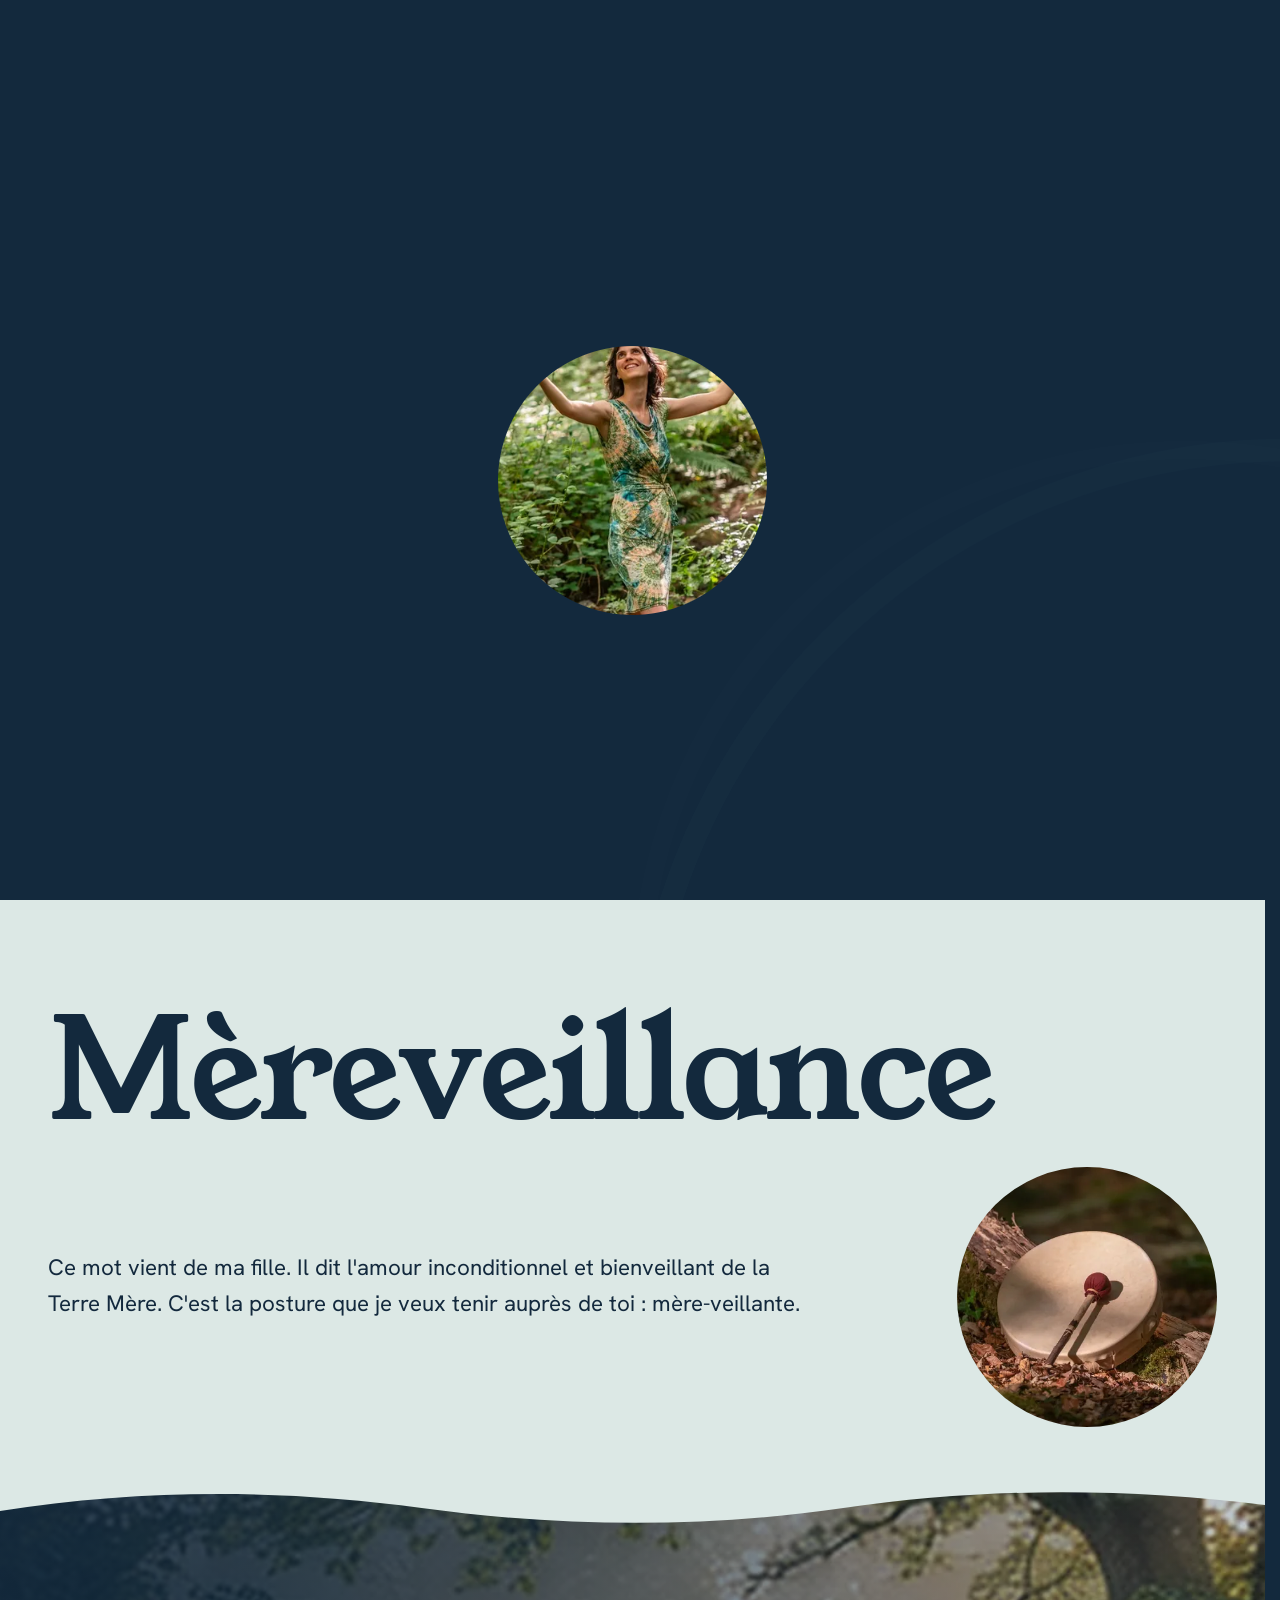
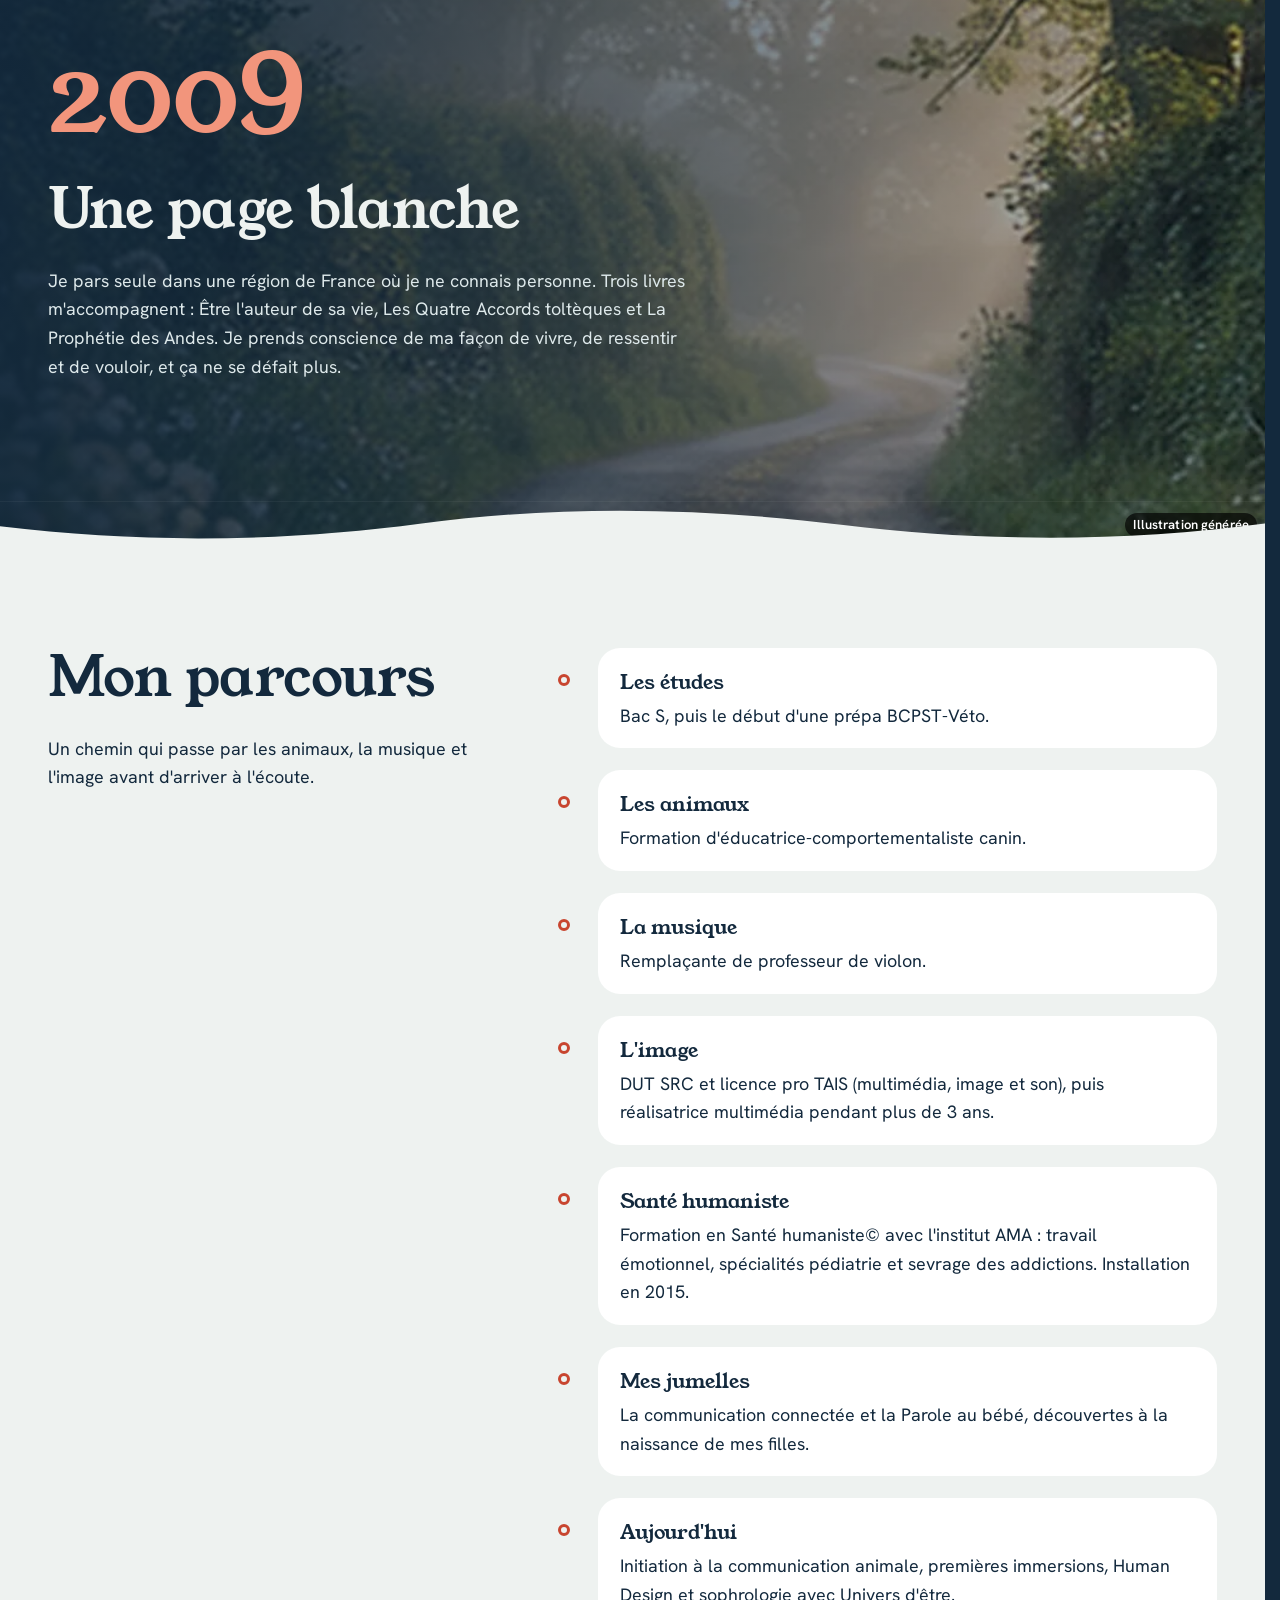
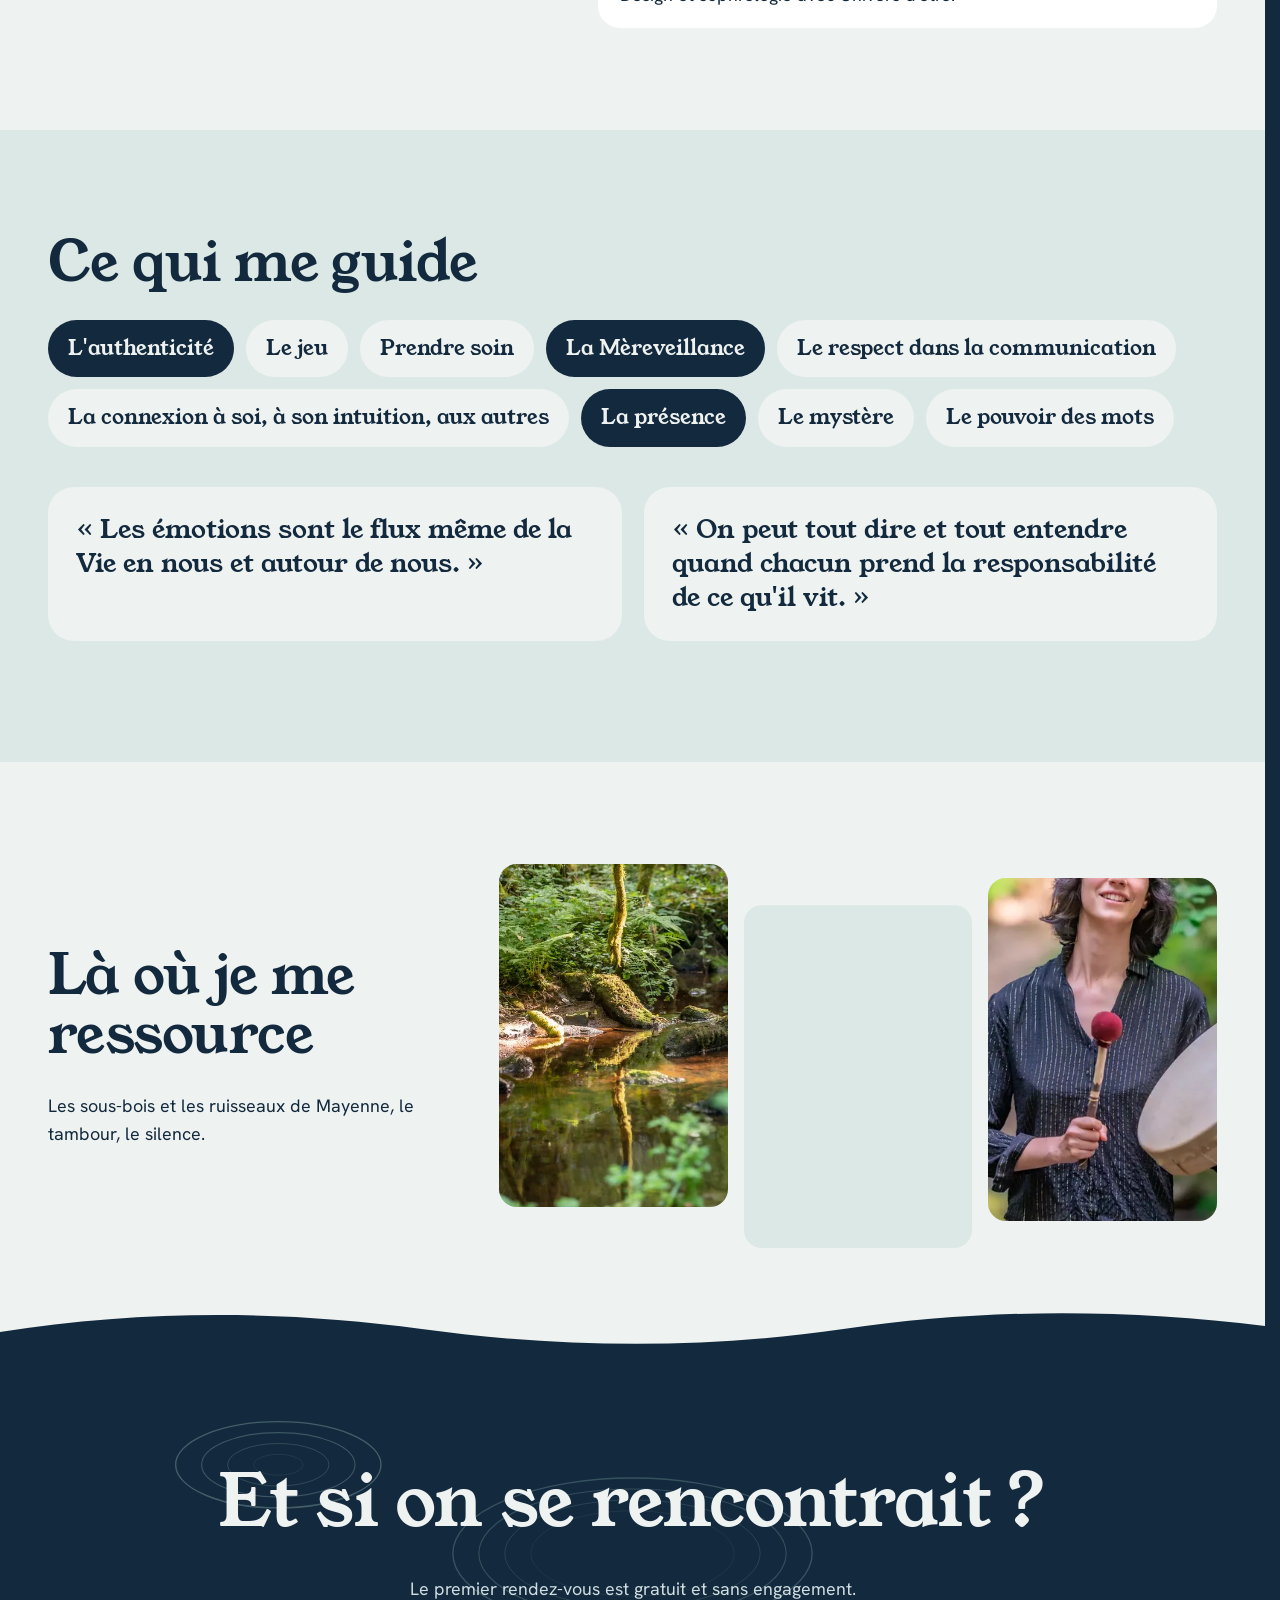
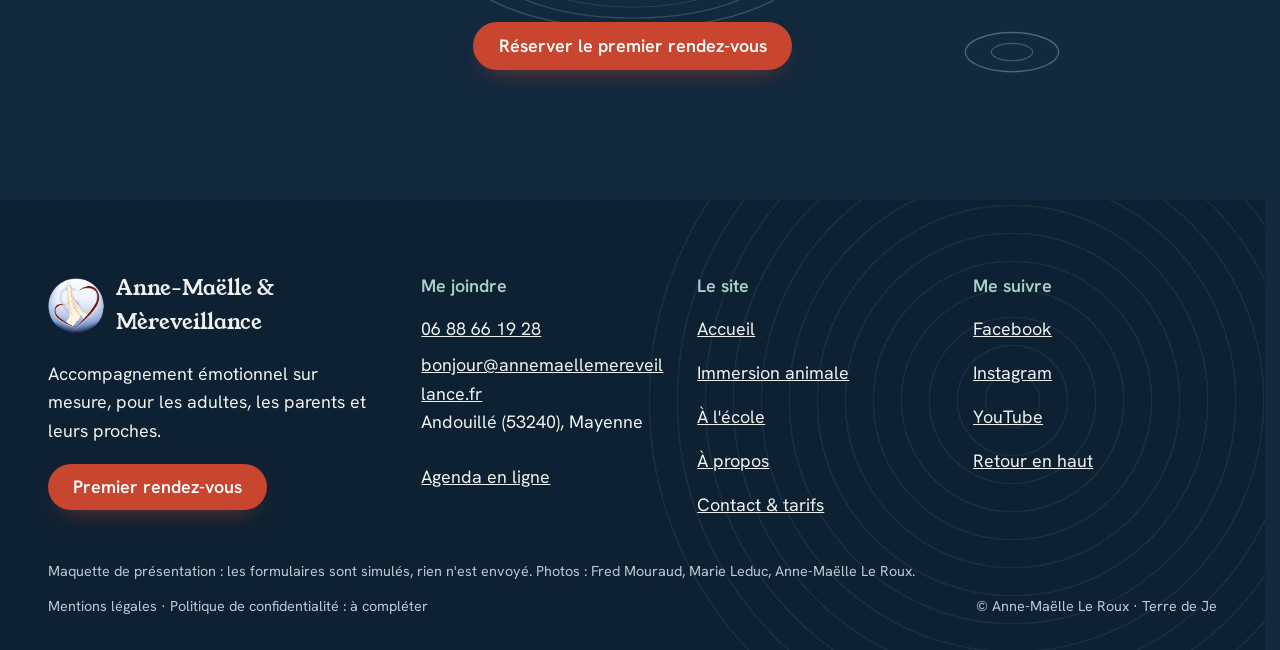
<file: a-propos.html>
<!doctype html>
<html lang="fr" data-v="2" data-curseur>
<head>
<meta charset="utf-8">
<meta name="viewport" content="width=device-width, initial-scale=1, viewport-fit=cover">
<title>Qui suis-je : Anne-Maëlle Le Roux, Mèreveillance</title>
<meta name="description" content="Mon parcours, le mot Mèreveillance et ce qui guide mon accompagnement.">
<meta name="robots" content="noindex, nofollow">
<link rel="canonical" href="https://annemaelle-mereveillance-maquette.vercel.app/a-propos">
<style>:root{--fond:#EEF2F0;--texte:#13293D;--voile-fond:#13293D;--ouverture-fond:#13293D;--menu-fond:#13293D}:root { --entete-h: 72px; --barres-h: 0px; } html { background: var(--fond); color: var(--texte); scrollbar-gutter: stable; } body { margin: 0; background: var(--fond); } html.js:not(.secours):not([data-arrivee="retour"]) [data-anime] { opacity: 0; } html.js:not(.secours):not([data-arrivee="retour"]) [data-anime].vu { opacity: 1; } [data-voile] { position: fixed; inset: 0; z-index: 900; background: var(--voile-fond); transform: translateY(100%); visibility: hidden; pointer-events: none; } html[data-arrivee="voile"]:not(.voile-leve):not(.secours) [data-voile] { transform: none; visibility: visible; } html.secours [data-voile] { visibility: hidden !important; } .ouverture-panneau { position: fixed; inset: 0; z-index: 850; display: none; place-content: center; justify-items: center; background: var(--ouverture-fond, var(--voile-fond)); color: var(--fond); text-align: center; } html.js[data-arrivee="intro"]:not(.secours):not(.intro-finie) .ouverture-panneau { display: grid; } html.defilement-bloque, html.defilement-bloque body, html.js[data-arrivee="intro"]:not(.secours):not(.intro-finie), html.js[data-arrivee="intro"]:not(.secours):not(.intro-finie) body, html[data-arrivee="voile"]:not(.voile-leve):not(.secours), html[data-arrivee="voile"]:not(.voile-leve):not(.secours) body { overflow: hidden; } html.js[data-arrivee="intro"]:not(.secours):not(.intro-finie) { background-color: var(--ouverture-fond, var(--voile-fond)); } html[data-arrivee="voile"]:not(.voile-leve):not(.secours) { background-color: var(--voile-fond); }</style>
<script>(function () {
var d = document.documentElement, ss = null, ls = null;
try { ss = window.sessionStorage; ls = window.localStorage; } catch (e) {}
d.classList.add('js');
var nav = performance.getEntriesByType ? performance.getEntriesByType('navigation')[0] : null;
var type = nav ? nav.type : 'navigate';
var depart = null;
try { depart = JSON.parse(ss.getItem('socle:depart') || 'null'); ss.removeItem('socle:depart'); } catch (e) {}
if (depart && !(Date.now() - depart.t < 15000)) depart = null;
var mode = type === 'back_forward' ? 'retour' : type === 'reload' ? 'intro' : depart ? 'voile' : 'intro';
d.setAttribute('data-arrivee', mode);
if (mode === 'voile' && depart.couleur) d.style.setProperty('--voile-fond', depart.couleur);
if (type === 'reload' && 'scrollRestoration' in history) {
history.scrollRestoration = 'manual';
}
try {
var choisie = ls && ls.getItem('socle:langue');
var langue = (d.lang || '').slice(0, 2);
if (choisie && choisie !== langue && type === 'navigate' && !depart) {
var alt = document.querySelector('link[rel="alternate"][hreflang="' + choisie + '"]');
if (alt) location.replace(new URL(alt.href).pathname + location.search + location.hash);
}
} catch (e) {}
setTimeout(function () { if (!d.classList.contains('demarre')) d.classList.add('secours'); }, 2000);
})();</script>
<link rel="preload" href="/assets/fonts/young-serif.woff2" as="font" type="font/woff2" crossorigin>
<link rel="preload" href="/assets/fonts/hanken-400.woff2" as="font" type="font/woff2" crossorigin>
<link rel="stylesheet" href="/assets/css/socle.css?v=2">
<link rel="stylesheet" href="/assets/css/site.css?v=2">
<link rel="modulepreload" href="/assets/js/site.js?v=2">
<link rel="modulepreload" href="/assets/js/socle/index.js?v=2">
<script src="/assets/vendor/gsap.min.js" defer></script>
<script src="/assets/vendor/ScrollTrigger.min.js" defer></script>
<script src="/assets/vendor/SplitText.min.js" defer></script>
<script type="module" src="/assets/js/site.js?v=2"></script>
<meta name="theme-color" content="#13293D">
<link rel="icon" href="/assets/images/favicon.png" type="image/png">
<link rel="apple-touch-icon" href="/assets/images/apple-touch-icon.png">
<meta property="og:type" content="website">
<meta property="og:site_name" content="Anne-Maëlle &amp; Mèreveillance">
<meta property="og:locale" content="fr_FR">
<meta property="og:title" content="Qui suis-je : Anne-Maëlle Le Roux, Mèreveillance">
<meta property="og:description" content="Mon parcours, le mot Mèreveillance et ce qui guide mon accompagnement.">
<meta property="og:url" content="https://annemaelle-mereveillance-maquette.vercel.app/a-propos">
<meta property="og:image" content="https://annemaelle-mereveillance-maquette.vercel.app/assets/partage/a-propos-fr.jpg">
<meta property="og:image:width" content="1200">
<meta property="og:image:height" content="630">
<meta property="og:image:alt" content="Anne-Maëlle Le Roux, bras ouverts dans un sous-bois">
<meta name="twitter:card" content="summary_large_image">
<script type="application/ld+json">{"@context":"https://schema.org","@type":"ProfessionalService","name":"Anne-Maëlle & Mèreveillance","alternateName":"Terre de Je","founder":{"@type":"Person","name":"Anne-Maëlle Le Roux"},"url":"https://annemaelle-mereveillance-maquette.vercel.app/","telephone":"+33688661928","email":"bonjour@annemaellemereveillance.fr","address":{"@type":"PostalAddress","addressLocality":"Andouillé","postalCode":"53240","addressRegion":"Mayenne","addressCountry":"FR"},"areaServed":"Mayenne et à distance","description":"Accompagnement émotionnel individuel d'un mois, sophrologie, immersion animale et interventions en école, à Andouillé (Mayenne) et à distance.","sameAs":["https://www.facebook.com/annemaellemereveillance","https://www.instagram.com/annemaelle.mereveillance/"]}</script>
</head>
<body id="haut">
<div data-voile data-forme="vague" aria-hidden="true"><svg class="voile-vague voile-vague--haut" viewBox="0 0 1440 120" preserveAspectRatio="none" aria-hidden="true"><path d="M0 120 C 240 20 480 20 720 70 S 1200 130 1440 40 V 120 H 0 Z"/></svg><svg class="voile-vague voile-vague--bas" viewBox="0 0 1440 120" preserveAspectRatio="none" aria-hidden="true"><path d="M0 0 C 240 100 480 100 720 50 S 1200 -10 1440 80 V 0 H 0 Z"/></svg><div class="voile-contenu"><img src="/assets/images/logo.png" alt="" width="56" height="56"><span data-voile-libelle>À propos</span></div></div>
<div class="ouverture-panneau" data-ouverture aria-hidden="true">
  <svg class="ouverture-ondes" viewBox="-50 -50 100 100" aria-hidden="true"><circle r="10" style="--i:1"/><circle r="10" style="--i:2"/><circle r="10" style="--i:3"/><circle r="10" style="--i:4"/><circle r="10" style="--i:5"/></svg>
  <span class="ouverture-goutte"></span>
  <img class="ouverture-logo" src="/assets/images/logo.png" alt="" width="72" height="72" data-ouverture-objet>
  <p class="ouverture-nom">Anne-Maëlle <em>&amp;</em> Mèreveillance</p>
  <p class="ouverture-ligne">Accompagnement émotionnel</p>
</div>
<a class="evitement" href="#contenu">Aller au contenu</a>
<header data-entete>
  <div class="entete-rangee">
    <a class="entete-logo" href="/" data-libelle="Accueil">
      <img src="/assets/images/logo.png" alt="" width="40" height="40"><span>Anne-Maëlle <em>&amp;</em> Mèreveillance</span>
    </a>
    <nav data-nav aria-label="Navigation principale">
      <ul><li><a href="/immersion-animale" data-libelle="Immersion animale">Immersion animale</a></li><li><a href="/ecole" data-libelle="À l&#39;école">À l&#39;école</a></li><li><a href="/a-propos" data-libelle="À propos" aria-current="page">À propos</a></li><li><a href="/contact" data-libelle="Contact &amp; tarifs">Contact &amp; tarifs</a></li></ul>
    </nav>
    <div class="entete-actions">
      <a class="bouton" href="/contact#rendez-vous" data-libelle="Contact &amp; tarifs">Premier rendez-vous</a>
      <button type="button" data-menu-bouton aria-controls="menu" aria-expanded="false" data-libelle-ouvrir="Menu" data-libelle-fermer="Fermer"><span data-libelle-bouton>Menu</span></button>
      <a class="menu-sansjs" href="#menu" data-menu-lien>Menu</a>
    </div>
  </div>
</header>
<script>/* Avant le premier affichage : rangées de la navigation (même règle que ajusterNav dans assets/js/socle/entete.js)
   et hauteur réelle de l'en-tête, pour que rien ne saute quand le JavaScript du site prend la main. */
(function () {
  var h = document.documentElement, u = document.querySelector('[data-nav] ul'), e = document.querySelector('[data-entete]');
  if (u) {
    var deborde = function () { return u.scrollWidth > u.clientWidth + 1; }, c = deborde();
    if (c && window.matchMedia('(min-width: 900px)').matches) {
      h.classList.add('nav-deux-rangees'); c = deborde();
      if (c) { h.classList.add('nav-deux-lignes'); var a = u.querySelector('a'); c = !a || u.getBoundingClientRect().height > a.getBoundingClientRect().height * 2.5; }
      if (c) h.classList.remove('nav-deux-rangees', 'nav-deux-lignes');
    }
    if (c) h.classList.add('nav-compacte');
  }
  if (e) h.style.setProperty('--entete-h', Math.round(e.getBoundingClientRect().height) + 'px');
})();</script>
<span id="menu-ferme" aria-hidden="true"></span>
<div id="menu" data-menu role="dialog" aria-modal="true" aria-label="Menu">
  <p class="menu-sansjs-fermer"><a href="#menu-ferme">Fermer</a></p>
  <ul><li style="--i:0"><a href="/" class="menu-lien" data-libelle="Accueil">Accueil</a></li><li style="--i:1"><a href="/immersion-animale" class="menu-lien" data-libelle="Immersion animale">Immersion animale</a></li><li style="--i:2"><a href="/ecole" class="menu-lien" data-libelle="À l&#39;école">À l&#39;école</a></li><li style="--i:3"><a href="/a-propos" class="menu-lien" data-libelle="À propos" aria-current="page">À propos</a></li><li style="--i:4"><a href="/contact" class="menu-lien" data-libelle="Contact &amp; tarifs">Contact &amp; tarifs</a></li></ul>
  <p class="menu-actions"><a class="bouton" href="/contact#rendez-vous" data-libelle="Contact &amp; tarifs">Premier rendez-vous</a> <a class="bouton bouton--contour" href="tel:+33688661928">Appeler 06 88 66 19 28</a></p>
</div>
<main id="contenu" tabindex="-1">
<section class="ouv-apropos conteneur" id="debut">
  <p class="surtitre ouv-apropos-sur" data-anime="mots">Qui suis-je</p>
  <h1 class="ouv-apropos-nom nom-prenom" data-anime="gsap"><span class="ligne-masque"><span class="titre-ligne">Anne-Maëlle</span></span><span class="visuellement-cache"> Le Roux</span></h1>
  <p class="ouv-apropos-nom nom-famille" data-anime="gsap" aria-hidden="true"><span class="ligne-masque"><span class="titre-ligne"><em>Le Roux</em></span></span></p>
  <div class="ouv-apropos-photo" data-iris-centre>
    <figure class="media ouv-apropos-media" style="--cadrage:50% 40%">
  <picture>
    <img src="/assets/images/anne-maelle-bras-ouverts-784.webp" srcset="/assets/images/anne-maelle-bras-ouverts-480.webp 480w, /assets/images/anne-maelle-bras-ouverts-640.webp 640w, /assets/images/anne-maelle-bras-ouverts-784.webp 784w" sizes="(max-width: 760px) 50vw, 28vw" alt="Anne-Maëlle, bras ouverts vers la lumière, dans un sous-bois" width="784" height="1176" fetchpriority="high" loading="eager" decoding="async">
  </picture>
</figure>
    <svg class="ouv-apropos-ondes" data-effet="ondes" viewBox="-100 -100 200 200" aria-hidden="true" focusable="false"><ellipse rx="70" ry="26" style="--i:0"/><ellipse rx="86" ry="33" style="--i:1"/><ellipse rx="102" ry="40" style="--i:2"/></svg>
  </div>
  <blockquote class="citation ouv-apropos-citation" data-anime><p>« Être vraie et faire de mon mieux, c&#39;est aussi accepter mon humanité. »</p></blockquote>
  <div class="ouv-apropos-fin">
    <p class="ouv-apropos-texte masque-ecran-bas" data-anime>Femme authentique et intuitive, maman calme et à l&#39;écoute de jumelles, amie optimiste. J&#39;accompagne depuis 2015.</p>
    <p class="hero-actions" data-anime>
      <a href="/contact#rendez-vous" class="bouton" data-libelle="Contact &amp; tarifs" data-action-principale data-survol="magnetique">Me rencontrer</a>
      <span class="hero-info" data-info-cle>Premier rendez-vous offert</span>
    </p>
  </div>
</section>
<section class="mot theme-ecume" id="mereveillance">
  <div class="conteneur mot-grille">
    <p class="mot-geant" data-anime="lettres" aria-hidden="true">Mèreveillance</p>
    <div class="mot-texte">
      <h2 class="visuellement-cache">Mèreveillance</h2>
      <p data-anime>Ce mot vient de ma fille. Il dit l&#39;amour inconditionnel et bienveillant de la Terre Mère. C&#39;est la posture que je veux tenir auprès de toi : mère-veillante.</p>
    </div>
    <figure class="media mot-tambour" data-fx="zoom" style="--cadrage:50% 50%">
  <picture>
    <img src="/assets/images/tambour-784.webp" srcset="/assets/images/tambour-480.webp 480w, /assets/images/tambour-640.webp 640w, /assets/images/tambour-784.webp 784w" sizes="(max-width: 760px) 50vw, 16vw" alt="Tambour sur cadre et sa mailloche, posés sur la mousse" width="784" height="784" loading="lazy" decoding="async">
  </picture>
</figure>
  </div>
</section>
<section class="page-blanche theme-nuit vague-haut vague-bas" id="page-blanche">
  <figure class="media page-blanche-fond" data-grok data-fx="parallaxe" data-fx-force="10" style="--cadrage:60% 50%">
  <picture><source media="(max-width: 760px) and (orientation: portrait)" srcset="/assets/images/grok/apropos-chemin-mobile-640.webp 640w" sizes="100vw">
    <img src="/assets/images/grok/apropos-chemin-1280.webp" srcset="/assets/images/grok/apropos-chemin-640.webp 640w, /assets/images/grok/apropos-chemin-1280.webp 1280w, /assets/images/grok/apropos-chemin-1920.webp 1920w" sizes="100vw" alt="" width="1280" height="853" loading="lazy" decoding="async">
  </picture><figcaption class="mention-ia">Illustration générée</figcaption>
</figure>
  <div class="conteneur page-blanche-contenu">
    <p class="annee" data-anime="lettres">2009</p>
    <h2 data-anime="lignes">Une page blanche</h2>
    <p data-anime>Je pars seule dans une région de France où je ne connais personne. Trois livres m&#39;accompagnent : Être l&#39;auteur de sa vie, Les Quatre Accords toltèques et La Prophétie des Andes. Je prends conscience de ma façon de vivre, de ressentir et de vouloir, et ça ne se défait plus.</p>
  </div>
</section>
<section class="parcours conteneur" id="parcours">
  <div class="parcours-tete">
    <h2 data-anime="lignes">Mon parcours</h2>
    <p data-anime>Un chemin qui passe par les animaux, la musique et l&#39;image avant d&#39;arriver à l&#39;écoute.</p>
  </div>
  <div class="frise-cadre">
    <svg class="frise-fil" viewBox="0 0 20 1000" preserveAspectRatio="none" aria-hidden="true" data-fx="trace"><path d="M10 0 C 2 120, 18 240, 10 360 S 2 600, 10 720 S 18 900, 10 1000" fill="none"/></svg>
    <ol class="frise"><li class="frise-item" data-anime style="--i:0"><span class="frise-quand">Les études</span><p>Bac S, puis le début d&#39;une prépa BCPST-Véto.</p></li><li class="frise-item" data-anime style="--i:1"><span class="frise-quand">Les animaux</span><p>Formation d&#39;éducatrice-comportementaliste canin.</p></li><li class="frise-item" data-anime style="--i:2"><span class="frise-quand">La musique</span><p>Remplaçante de professeur de violon.</p></li><li class="frise-item" data-anime style="--i:3"><span class="frise-quand">L&#39;image</span><p>DUT SRC et licence pro TAIS (multimédia, image et son), puis réalisatrice multimédia pendant plus de 3 ans.</p></li><li class="frise-item" data-anime style="--i:4"><span class="frise-quand">Santé humaniste</span><p>Formation en Santé humaniste© avec l&#39;institut AMA : travail émotionnel, spécialités pédiatrie et sevrage des addictions. Installation en 2015.</p></li><li class="frise-item" data-anime style="--i:5"><span class="frise-quand">Mes jumelles</span><p>La communication connectée et la Parole au bébé, découvertes à la naissance de mes filles.</p></li><li class="frise-item" data-anime style="--i:6"><span class="frise-quand">Aujourd&#39;hui</span><p>Initiation à la communication animale, premières immersions, Human Design et sophrologie avec Univers d&#39;être.</p></li></ol>
  </div>
</section>
<section class="valeurs theme-ecume" id="valeurs">
  <div class="conteneur">
    <h2 data-anime="lignes">Ce qui me guide</h2>
    <ul class="valeurs-liste"><li data-fx="vitesse" data-fx-force="3">L&#39;authenticité</li><li data-fx="vitesse" data-fx-force="4">Le jeu</li><li data-fx="vitesse" data-fx-force="2">Prendre soin</li><li data-fx="vitesse" data-fx-force="3">La Mèreveillance</li><li data-fx="vitesse" data-fx-force="4">Le respect dans la communication</li><li data-fx="vitesse" data-fx-force="2">La connexion à soi, à son intuition, aux autres</li><li data-fx="vitesse" data-fx-force="3">La présence</li><li data-fx="vitesse" data-fx-force="4">Le mystère</li><li data-fx="vitesse" data-fx-force="2">Le pouvoir des mots</li></ul>
    <div class="citations" data-anime="cascade">
      <blockquote class="citation"><p>« Les émotions sont le flux même de la Vie en nous et autour de nous. »</p></blockquote>
      <blockquote class="citation"><p>« On peut tout dire et tout entendre quand chacun prend la responsabilité de ce qu&#39;il vit. »</p></blockquote>
    </div>
  </div>
</section>
<section class="foret conteneur" id="foret">
  <div class="foret-tete">
    <h2 data-anime="lignes">Là où je me ressource</h2>
    <p data-anime>Les sous-bois et les ruisseaux de Mayenne, le tambour, le silence.</p>
  </div>
  <div class="foret-grille">
    <figure class="media foret-a" data-fx="parallaxe" data-fx-force="10" style="--cadrage:50% 50%">
  <picture>
    <img src="/assets/images/ruisseau-reel-960.webp" srcset="/assets/images/ruisseau-reel-480.webp 480w, /assets/images/ruisseau-reel-640.webp 640w, /assets/images/ruisseau-reel-960.webp 960w" sizes="(max-width: 760px) 44vw, 20vw" alt="Ruisseau dans un sous-bois de fougères" width="960" height="1440" loading="lazy" decoding="async">
  </picture>
</figure>
    <figure class="media foret-b" data-anime="rideau" style="--cadrage:50% 40%">
  <picture>
    <img src="/assets/images/anne-maelle-ruisseau-960.webp" srcset="/assets/images/anne-maelle-ruisseau-480.webp 480w, /assets/images/anne-maelle-ruisseau-640.webp 640w, /assets/images/anne-maelle-ruisseau-960.webp 960w" sizes="(max-width: 760px) 44vw, 20vw" alt="Anne-Maëlle pieds nus sur les pierres d&#39;un ruisseau" width="960" height="1441" loading="lazy" decoding="async">
  </picture>
</figure>
    <figure class="media foret-c" data-fx="parallaxe" data-fx-force="14" style="--cadrage:45% 30%">
  <picture>
    <img src="/assets/images/anne-maelle-tambour-784.webp" srcset="/assets/images/anne-maelle-tambour-480.webp 480w, /assets/images/anne-maelle-tambour-640.webp 640w, /assets/images/anne-maelle-tambour-784.webp 784w" sizes="(max-width: 760px) 44vw, 20vw" alt="Anne-Maëlle tenant son tambour, en forêt" width="784" height="980" loading="lazy" decoding="async">
  </picture>
</figure>
  </div>
</section>
<section class="fin theme-nuit vague-haut" id="rencontre">
  <canvas class="fin-ondes" data-effet="ondes" aria-hidden="true" data-visuel></canvas>
  <div class="conteneur fin-contenu">
    <h2 data-anime="lignes">Et si on se rencontrait ?</h2>
    <p data-anime>Le premier rendez-vous est gratuit et sans engagement.</p>
    <p class="fin-actions" data-anime><a href="/contact#rendez-vous" class="bouton" data-libelle="Contact &amp; tarifs" data-survol="magnetique">Réserver le premier rendez-vous</a></p>
  </div>
</section>
</main>
<footer class="pied" id="pied">
  <div class="pied-ondes" aria-hidden="true" data-visuel></div>
  <div class="conteneur pied-grille">
    <div class="pied-marque">
      <p class="pied-logo"><img src="/assets/images/logo.png" alt="" width="56" height="56"><strong>Anne-Maëlle &amp; Mèreveillance</strong></p>
      <p>Accompagnement émotionnel sur mesure, pour les adultes, les parents et leurs proches.</p>
      <p><a class="bouton" href="/contact#rendez-vous" data-libelle="Contact &amp; tarifs">Premier rendez-vous</a></p>
    </div>
    <div>
      <p class="pied-titre">Me joindre</p>
      <p><a href="tel:+33688661928">06 88 66 19 28</a><br><a href="mailto:bonjour@annemaellemereveillance.fr">bonjour@annemaellemereveillance.fr</a><br>Andouillé (53240), Mayenne</p>
      <p><a href="https://annemaellemereveillance.reservio.com/" target="_blank" rel="noopener">Agenda en ligne<span class="visuellement-cache"> (nouvel onglet)</span></a></p>
    </div>
    <nav aria-label="Le site">
      <p class="pied-titre">Le site</p>
      <ul><li><a href="/" data-libelle="Accueil">Accueil</a></li><li><a href="/immersion-animale" data-libelle="Immersion animale">Immersion animale</a></li><li><a href="/ecole" data-libelle="À l&#39;école">À l&#39;école</a></li><li><a href="/a-propos" data-libelle="À propos" aria-current="page">À propos</a></li><li><a href="/contact" data-libelle="Contact &amp; tarifs">Contact &amp; tarifs</a></li></ul>
    </nav>
    <div>
      <p class="pied-titre">Me suivre</p>
      <ul><li><a href="https://www.facebook.com/annemaellemereveillance" target="_blank" rel="noopener">Facebook<span class="visuellement-cache"> (nouvel onglet)</span></a></li><li><a href="https://www.instagram.com/annemaelle.mereveillance/" target="_blank" rel="noopener">Instagram<span class="visuellement-cache"> (nouvel onglet)</span></a></li><li><a href="https://www.youtube.com/channel/UCy7ONifkKb8_cWLWgjub7Mg" target="_blank" rel="noopener">YouTube<span class="visuellement-cache"> (nouvel onglet)</span></a></li><li><a href="#haut" data-sans-transition>Retour en haut</a></li></ul>
    </div>
  </div>
  <div class="conteneur pied-bas"><p>Maquette de présentation : les formulaires sont simulés, rien n&#39;est envoyé. Photos : Fred Mouraud, Marie Leduc, Anne-Maëlle Le Roux.</p><p>Mentions légales · Politique de confidentialité : à compléter</p><p>© Anne-Maëlle Le Roux · Terre de Je</p></div>
</footer>
<div data-barre-fixe>
  <a class="bouton bouton--contour" href="tel:+33688661928">Appeler</a>
  <a class="bouton" href="/contact#rendez-vous" data-libelle="Contact &amp; tarifs">Rendez-vous</a>
</div>
</body>
</html>
</file>
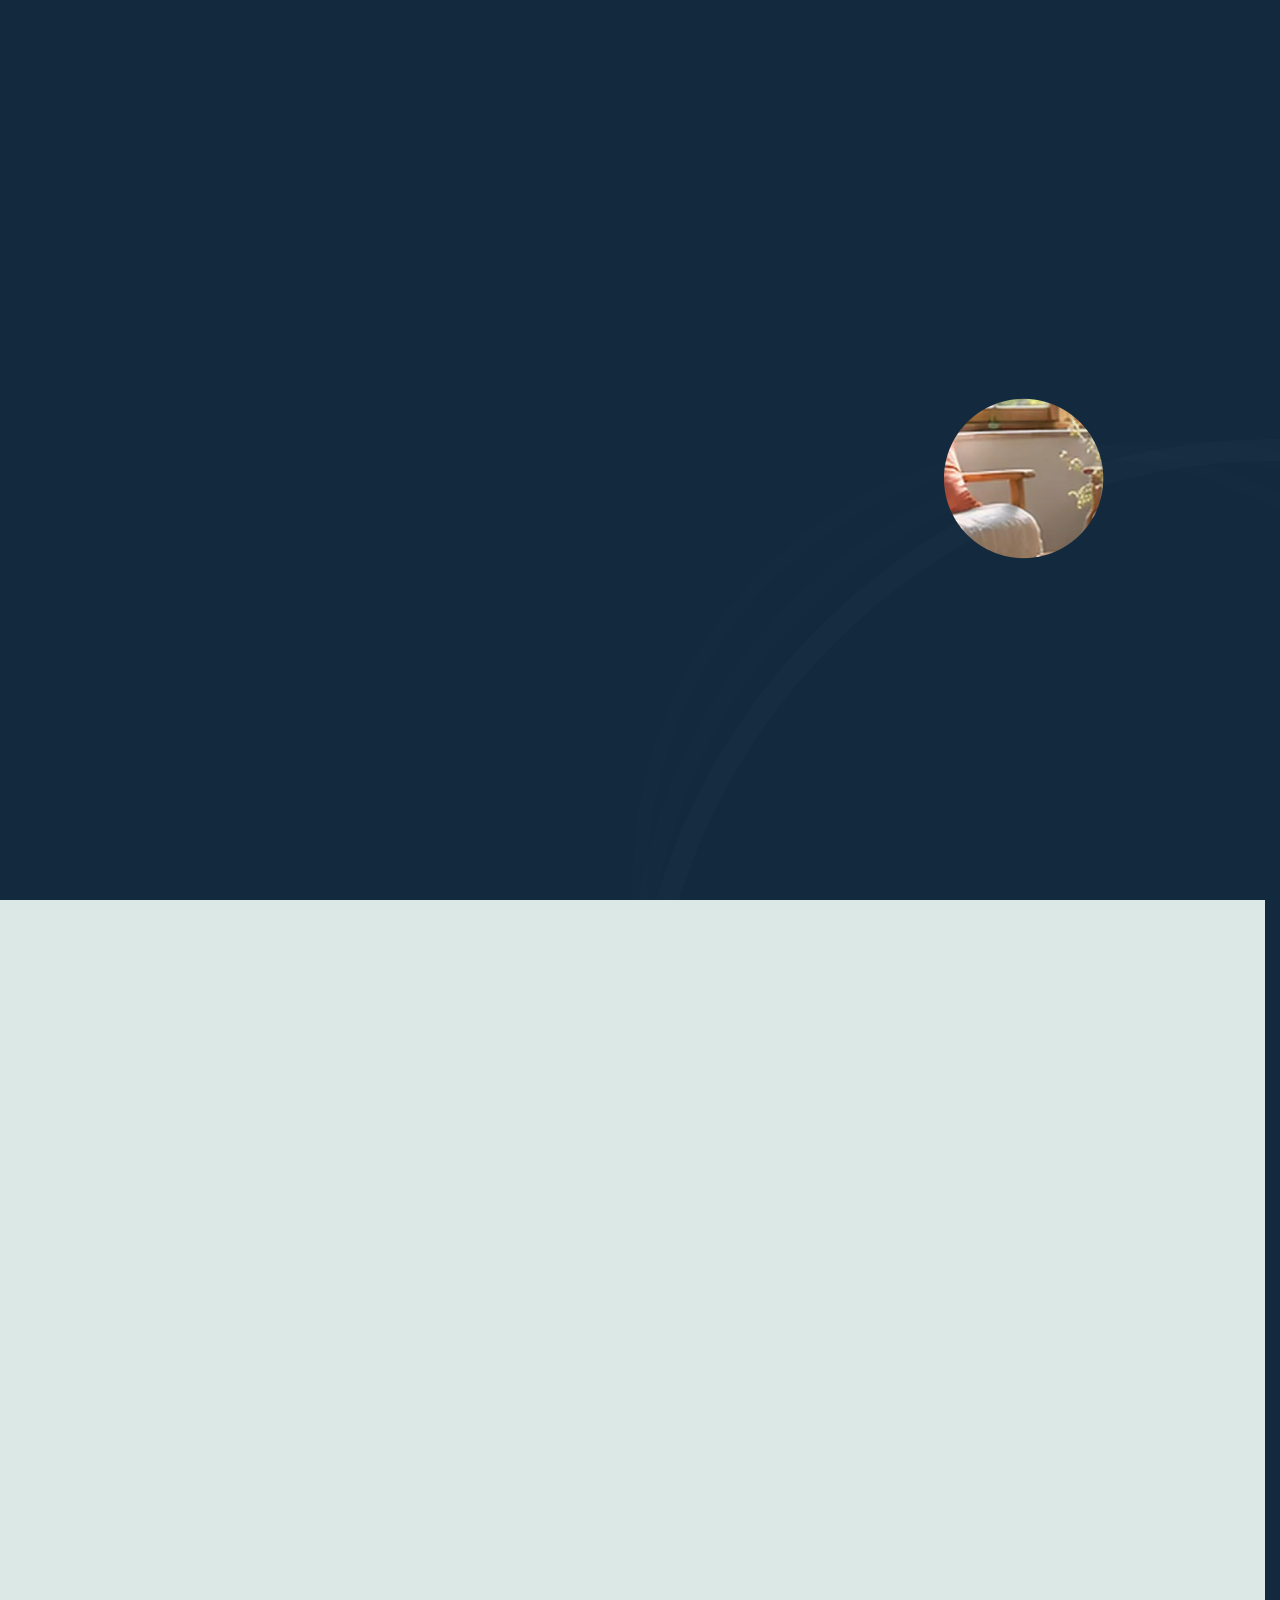
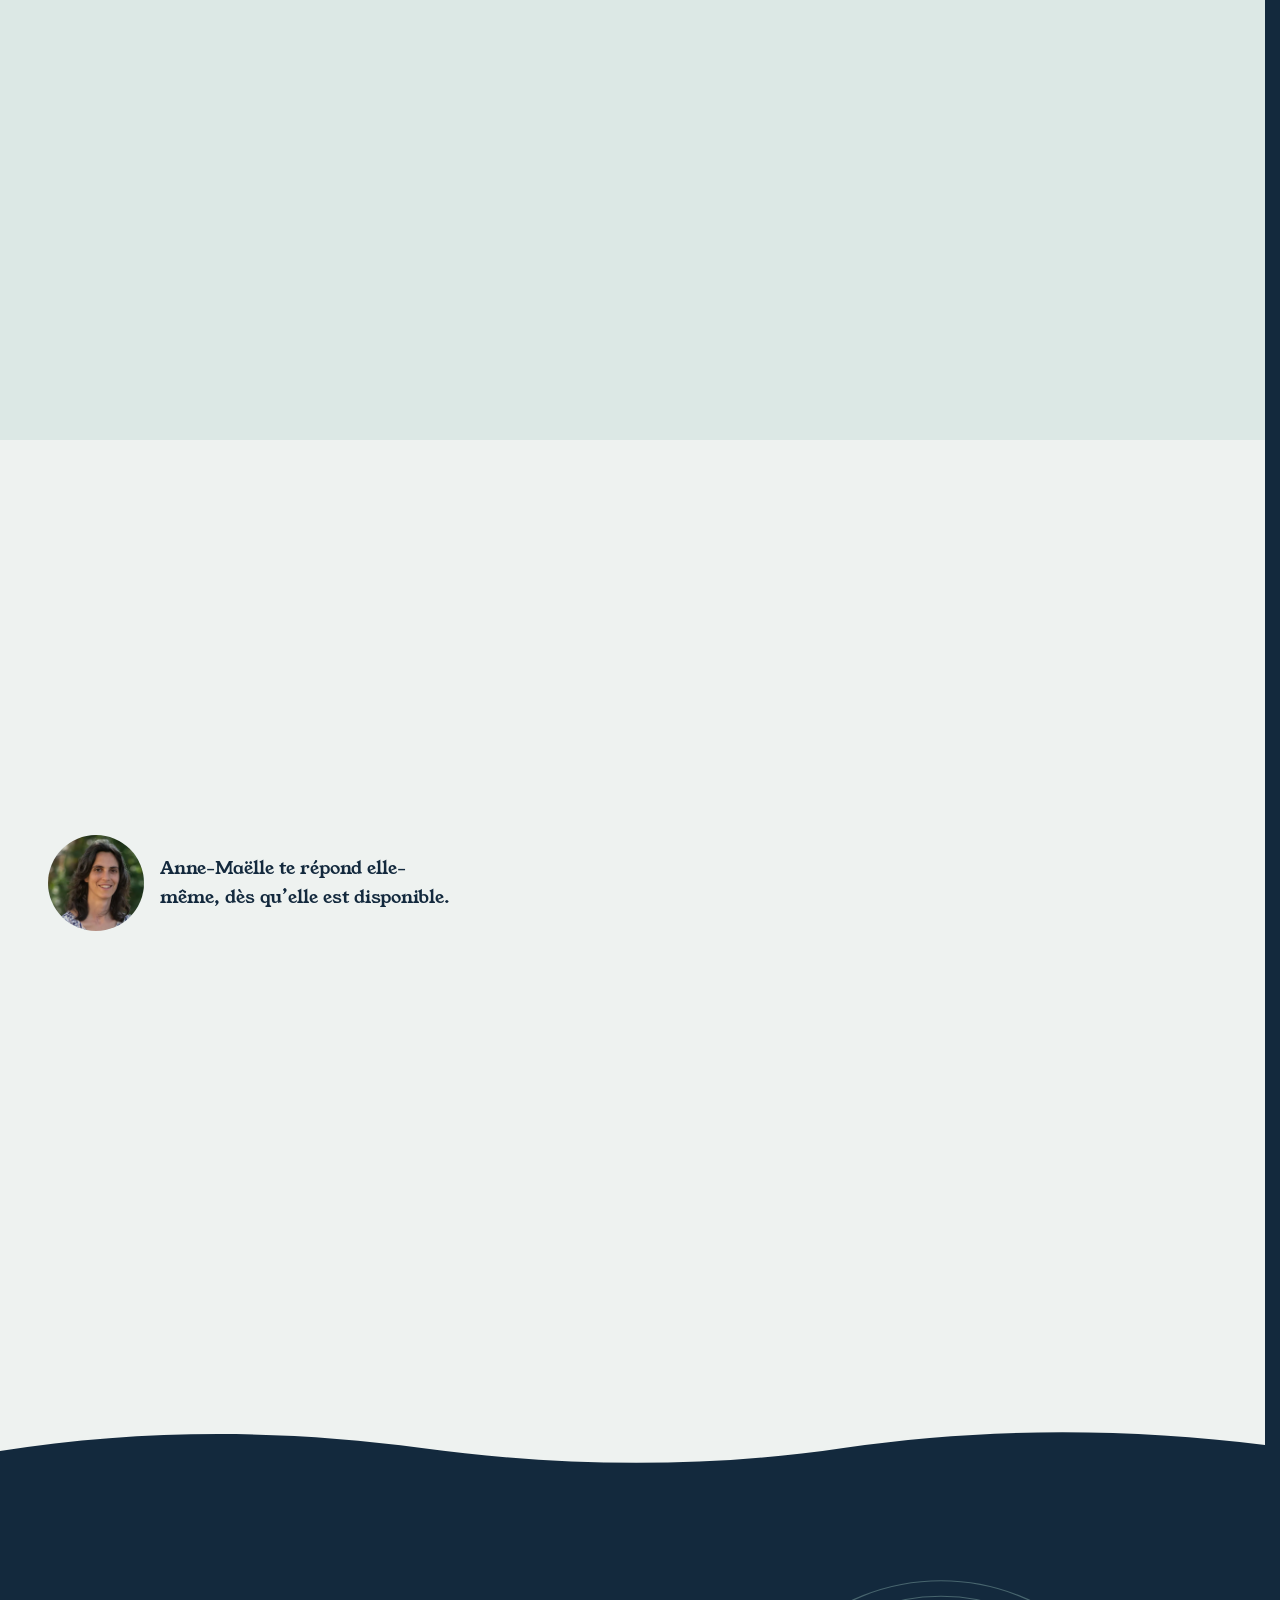
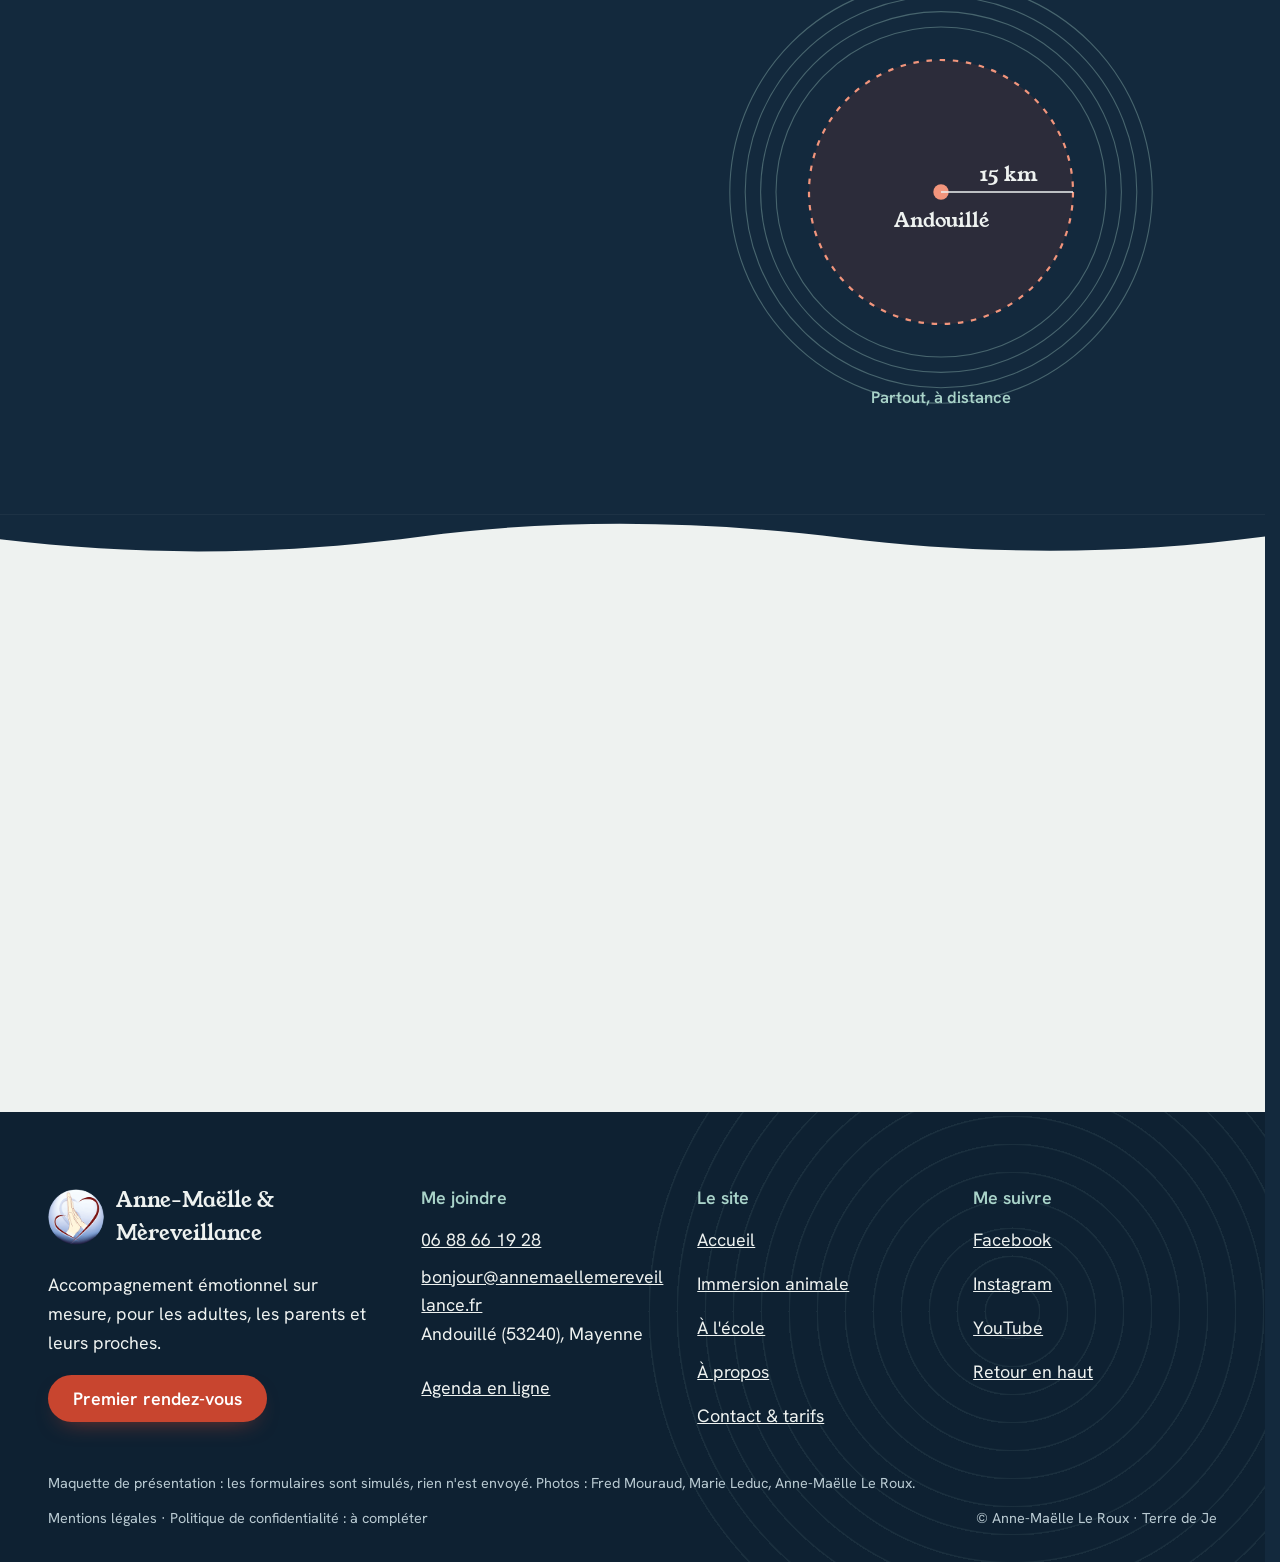
<file: contact.html>
<!doctype html>
<html lang="fr" data-v="2" data-curseur>
<head>
<meta charset="utf-8">
<meta name="viewport" content="width=device-width, initial-scale=1, viewport-fit=cover">
<title>Contact et tarifs : Anne-Maëlle &amp; Mèreveillance</title>
<meta name="description" content="Tous les tarifs, la prise de rendez-vous et mes coordonnées. Le premier rendez-vous est offert.">
<meta name="robots" content="noindex, nofollow">
<link rel="canonical" href="https://annemaelle-mereveillance-maquette.vercel.app/contact">
<style>:root{--fond:#EEF2F0;--texte:#13293D;--voile-fond:#13293D;--ouverture-fond:#13293D;--menu-fond:#13293D}:root { --entete-h: 72px; --barres-h: 0px; } html { background: var(--fond); color: var(--texte); scrollbar-gutter: stable; } body { margin: 0; background: var(--fond); } html.js:not(.secours):not([data-arrivee="retour"]) [data-anime] { opacity: 0; } html.js:not(.secours):not([data-arrivee="retour"]) [data-anime].vu { opacity: 1; } [data-voile] { position: fixed; inset: 0; z-index: 900; background: var(--voile-fond); transform: translateY(100%); visibility: hidden; pointer-events: none; } html[data-arrivee="voile"]:not(.voile-leve):not(.secours) [data-voile] { transform: none; visibility: visible; } html.secours [data-voile] { visibility: hidden !important; } .ouverture-panneau { position: fixed; inset: 0; z-index: 850; display: none; place-content: center; justify-items: center; background: var(--ouverture-fond, var(--voile-fond)); color: var(--fond); text-align: center; } html.js[data-arrivee="intro"]:not(.secours):not(.intro-finie) .ouverture-panneau { display: grid; } html.defilement-bloque, html.defilement-bloque body, html.js[data-arrivee="intro"]:not(.secours):not(.intro-finie), html.js[data-arrivee="intro"]:not(.secours):not(.intro-finie) body, html[data-arrivee="voile"]:not(.voile-leve):not(.secours), html[data-arrivee="voile"]:not(.voile-leve):not(.secours) body { overflow: hidden; } html.js[data-arrivee="intro"]:not(.secours):not(.intro-finie) { background-color: var(--ouverture-fond, var(--voile-fond)); } html[data-arrivee="voile"]:not(.voile-leve):not(.secours) { background-color: var(--voile-fond); }</style>
<script>(function () {
var d = document.documentElement, ss = null, ls = null;
try { ss = window.sessionStorage; ls = window.localStorage; } catch (e) {}
d.classList.add('js');
var nav = performance.getEntriesByType ? performance.getEntriesByType('navigation')[0] : null;
var type = nav ? nav.type : 'navigate';
var depart = null;
try { depart = JSON.parse(ss.getItem('socle:depart') || 'null'); ss.removeItem('socle:depart'); } catch (e) {}
if (depart && !(Date.now() - depart.t < 15000)) depart = null;
var mode = type === 'back_forward' ? 'retour' : type === 'reload' ? 'intro' : depart ? 'voile' : 'intro';
d.setAttribute('data-arrivee', mode);
if (mode === 'voile' && depart.couleur) d.style.setProperty('--voile-fond', depart.couleur);
if (type === 'reload' && 'scrollRestoration' in history) {
history.scrollRestoration = 'manual';
}
try {
var choisie = ls && ls.getItem('socle:langue');
var langue = (d.lang || '').slice(0, 2);
if (choisie && choisie !== langue && type === 'navigate' && !depart) {
var alt = document.querySelector('link[rel="alternate"][hreflang="' + choisie + '"]');
if (alt) location.replace(new URL(alt.href).pathname + location.search + location.hash);
}
} catch (e) {}
setTimeout(function () { if (!d.classList.contains('demarre')) d.classList.add('secours'); }, 2000);
})();</script>
<link rel="preload" href="/assets/fonts/young-serif.woff2" as="font" type="font/woff2" crossorigin>
<link rel="preload" href="/assets/fonts/hanken-400.woff2" as="font" type="font/woff2" crossorigin>
<link rel="stylesheet" href="/assets/css/socle.css?v=2">
<link rel="stylesheet" href="/assets/css/site.css?v=2">
<link rel="modulepreload" href="/assets/js/site.js?v=2">
<link rel="modulepreload" href="/assets/js/socle/index.js?v=2">
<script src="/assets/vendor/gsap.min.js" defer></script>
<script src="/assets/vendor/ScrollTrigger.min.js" defer></script>
<script src="/assets/vendor/SplitText.min.js" defer></script>
<script type="module" src="/assets/js/site.js?v=2"></script>
<meta name="theme-color" content="#13293D">
<link rel="icon" href="/assets/images/favicon.png" type="image/png">
<link rel="apple-touch-icon" href="/assets/images/apple-touch-icon.png">
<meta property="og:type" content="website">
<meta property="og:site_name" content="Anne-Maëlle &amp; Mèreveillance">
<meta property="og:locale" content="fr_FR">
<meta property="og:title" content="Contact et tarifs : Anne-Maëlle &amp; Mèreveillance">
<meta property="og:description" content="Tous les tarifs, la prise de rendez-vous et mes coordonnées. Le premier rendez-vous est offert.">
<meta property="og:url" content="https://annemaelle-mereveillance-maquette.vercel.app/contact">
<meta property="og:image" content="https://annemaelle-mereveillance-maquette.vercel.app/assets/partage/contact-fr.jpg">
<meta property="og:image:width" content="1200">
<meta property="og:image:height" content="630">
<meta property="og:image:alt" content="Le premier rendez-vous est offert">
<meta name="twitter:card" content="summary_large_image">
<script type="application/ld+json">{"@context":"https://schema.org","@type":"ProfessionalService","name":"Anne-Maëlle & Mèreveillance","alternateName":"Terre de Je","founder":{"@type":"Person","name":"Anne-Maëlle Le Roux"},"url":"https://annemaelle-mereveillance-maquette.vercel.app/","telephone":"+33688661928","email":"bonjour@annemaellemereveillance.fr","address":{"@type":"PostalAddress","addressLocality":"Andouillé","postalCode":"53240","addressRegion":"Mayenne","addressCountry":"FR"},"areaServed":"Mayenne et à distance","description":"Accompagnement émotionnel individuel d'un mois, sophrologie, immersion animale et interventions en école, à Andouillé (Mayenne) et à distance.","sameAs":["https://www.facebook.com/annemaellemereveillance","https://www.instagram.com/annemaelle.mereveillance/"]}</script>
</head>
<body id="haut">
<div data-voile data-forme="vague" aria-hidden="true"><svg class="voile-vague voile-vague--haut" viewBox="0 0 1440 120" preserveAspectRatio="none" aria-hidden="true"><path d="M0 120 C 240 20 480 20 720 70 S 1200 130 1440 40 V 120 H 0 Z"/></svg><svg class="voile-vague voile-vague--bas" viewBox="0 0 1440 120" preserveAspectRatio="none" aria-hidden="true"><path d="M0 0 C 240 100 480 100 720 50 S 1200 -10 1440 80 V 0 H 0 Z"/></svg><div class="voile-contenu"><img src="/assets/images/logo.png" alt="" width="56" height="56"><span data-voile-libelle>Contact &amp; tarifs</span></div></div>
<div class="ouverture-panneau" data-ouverture aria-hidden="true">
  <svg class="ouverture-ondes" viewBox="-50 -50 100 100" aria-hidden="true"><circle r="10" style="--i:1"/><circle r="10" style="--i:2"/><circle r="10" style="--i:3"/><circle r="10" style="--i:4"/><circle r="10" style="--i:5"/></svg>
  <span class="ouverture-goutte"></span>
  <img class="ouverture-logo" src="/assets/images/logo.png" alt="" width="72" height="72" data-ouverture-objet>
  <p class="ouverture-nom">Anne-Maëlle <em>&amp;</em> Mèreveillance</p>
  <p class="ouverture-ligne">Accompagnement émotionnel</p>
</div>
<a class="evitement" href="#contenu">Aller au contenu</a>
<header data-entete>
  <div class="entete-rangee">
    <a class="entete-logo" href="/" data-libelle="Accueil">
      <img src="/assets/images/logo.png" alt="" width="40" height="40"><span>Anne-Maëlle <em>&amp;</em> Mèreveillance</span>
    </a>
    <nav data-nav aria-label="Navigation principale">
      <ul><li><a href="/immersion-animale" data-libelle="Immersion animale">Immersion animale</a></li><li><a href="/ecole" data-libelle="À l&#39;école">À l&#39;école</a></li><li><a href="/a-propos" data-libelle="À propos">À propos</a></li><li><a href="/contact" data-libelle="Contact &amp; tarifs" aria-current="page">Contact &amp; tarifs</a></li></ul>
    </nav>
    <div class="entete-actions">
      <a class="bouton" href="/contact#rendez-vous" data-libelle="Contact &amp; tarifs">Premier rendez-vous</a>
      <button type="button" data-menu-bouton aria-controls="menu" aria-expanded="false" data-libelle-ouvrir="Menu" data-libelle-fermer="Fermer"><span data-libelle-bouton>Menu</span></button>
      <a class="menu-sansjs" href="#menu" data-menu-lien>Menu</a>
    </div>
  </div>
</header>
<script>/* Avant le premier affichage : rangées de la navigation (même règle que ajusterNav dans assets/js/socle/entete.js)
   et hauteur réelle de l'en-tête, pour que rien ne saute quand le JavaScript du site prend la main. */
(function () {
  var h = document.documentElement, u = document.querySelector('[data-nav] ul'), e = document.querySelector('[data-entete]');
  if (u) {
    var deborde = function () { return u.scrollWidth > u.clientWidth + 1; }, c = deborde();
    if (c && window.matchMedia('(min-width: 900px)').matches) {
      h.classList.add('nav-deux-rangees'); c = deborde();
      if (c) { h.classList.add('nav-deux-lignes'); var a = u.querySelector('a'); c = !a || u.getBoundingClientRect().height > a.getBoundingClientRect().height * 2.5; }
      if (c) h.classList.remove('nav-deux-rangees', 'nav-deux-lignes');
    }
    if (c) h.classList.add('nav-compacte');
  }
  if (e) h.style.setProperty('--entete-h', Math.round(e.getBoundingClientRect().height) + 'px');
})();</script>
<span id="menu-ferme" aria-hidden="true"></span>
<div id="menu" data-menu role="dialog" aria-modal="true" aria-label="Menu">
  <p class="menu-sansjs-fermer"><a href="#menu-ferme">Fermer</a></p>
  <ul><li style="--i:0"><a href="/" class="menu-lien" data-libelle="Accueil">Accueil</a></li><li style="--i:1"><a href="/immersion-animale" class="menu-lien" data-libelle="Immersion animale">Immersion animale</a></li><li style="--i:2"><a href="/ecole" class="menu-lien" data-libelle="À l&#39;école">À l&#39;école</a></li><li style="--i:3"><a href="/a-propos" class="menu-lien" data-libelle="À propos">À propos</a></li><li style="--i:4"><a href="/contact" class="menu-lien" data-libelle="Contact &amp; tarifs" aria-current="page">Contact &amp; tarifs</a></li></ul>
  <p class="menu-actions"><a class="bouton" href="/contact#rendez-vous" data-libelle="Contact &amp; tarifs">Premier rendez-vous</a> <a class="bouton bouton--contour" href="tel:+33688661928">Appeler 06 88 66 19 28</a></p>
</div>
<main id="contenu" tabindex="-1">
<section class="ouv-contact conteneur" id="debut">
  <div class="ouv-contact-texte">
    <p class="surtitre" data-anime="mots">Contact &amp; tarifs</p>
    <h1 class="titre-geant" data-anime="gsap"><span class="ligne-masque"><span class="titre-ligne">Le premier</span></span><span class="ligne-masque"><span class="titre-ligne">rendez-vous</span></span><span class="ligne-masque"><span class="titre-ligne"><em>est offert</em></span></span></h1>
    <p class="page-intro masque-ecran-bas" data-anime>Gratuit et sans engagement, pour faire connaissance et voir si je peux t&#39;aider. En présentiel à Andouillé (Mayenne) ou à distance.</p>
    <p class="hero-actions" data-anime>
      <a class="bouton" href="#rendez-vous" data-action-principale data-survol="magnetique">Demander un rendez-vous</a>
      <span class="hero-info" data-info-cle><a href="tel:+33688661928">06 88 66 19 28</a></span>
    </p>
  </div>
  <div class="ouv-contact-photo" data-iris-centre>
    <figure class="media ouv-contact-media" data-grok data-fx="parallaxe" data-fx-force="8" style="--cadrage:50% 60%">
  <picture>
    <img src="/assets/images/grok/contact-fauteuils-784.webp" srcset="/assets/images/grok/contact-fauteuils-480.webp 480w, /assets/images/grok/contact-fauteuils-640.webp 640w, /assets/images/grok/contact-fauteuils-784.webp 784w" sizes="(max-width: 760px) 60vw, 26vw" alt="Deux fauteuils face à face près d&#39;une fenêtre, une théière sur une petite table" width="784" height="980" fetchpriority="high" loading="eager" decoding="async">
  </picture><figcaption class="mention-ia">Illustration générée</figcaption>
</figure>
    <p class="ouv-contact-bulle" data-anime="gsap" aria-hidden="true">Gratuit · sans engagement</p>
  </div>
</section>
<section class="tarifs theme-ecume" id="tarifs">
  <div class="conteneur">
    <h2 data-anime="lignes">Tous les tarifs</h2>
    <ul class="tarifs-grille" data-anime="cascade">
      <li class="tarif tarif--vedette" id="tarif-mois">
        <h3>Accompagnement d&#39;un mois</h3>
        <p class="tarif-prix" data-prix>225 € <small>le mois</small></p>
        <p>Tout est compris dans le mois, pour toi et, si besoin, pour tes proches :</p>
        <ul class="coches tarif-compris"><li>Au moins 4 séances en 1:1, une par semaine</li><li>Immersions pour toi et, si besoin, pour tes proches</li><li>Écoute multidimensionnelle et sophrologie</li><li>Soutien par message, 7 j/7</li><li>Séances en plus sans surcoût</li></ul>
          <a class="bouton" href="?sujet=premier#rendez-vous" data-sujet="premier">Commencer par le rendez-vous offert</a>
        <a href="/#mois" class="lien-fleche" data-libelle="Accueil">En savoir plus</a>
      </li><li class="tarif" id="tarif-sophro">
        <h3>Sophrologie</h3>
        <div class="bascule" role="group" aria-label="Comment ?" data-bascule>
            <button type="button" aria-pressed="true" data-mode="presentiel">En présentiel</button>
            <button type="button" aria-pressed="false" data-mode="visio">En visio</button>
          </div>
          <p class="tarif-prix" data-prix><span data-sophro-seance data-presentiel="55 €" data-visio="50 €">55 €</span> <small>La séance</small></p>
          <p class="tarif-forfait" data-prix><span data-sophro-forfait data-presentiel="210 €" data-visio="190 €">210 €</span> <small>Forfait de 4 séances</small></p>
        <p>Pour les adultes. Pour découvrir ma façon de travailler avec un outil plus classique.</p>
        <a class="lien-fleche" href="?sujet=sophro#rendez-vous" data-sujet="sophro">Demander un rendez-vous</a>
      </li><li class="tarif" id="tarif-ponctuelle">
        <h3>Séance ponctuelle</h3>
        <p class="tarif-prix" data-prix>75 € <small>la séance</small></p>
        <p>Écoute ou immersion, adulte ou enfant, d&#39;1 à 2 h. Réservée aux personnes déjà accompagnées, sans suivi par message.</p>
        <a class="lien-fleche" href="?sujet=autre#rendez-vous" data-sujet="autre">Demander un rendez-vous</a>
      </li><li class="tarif" id="tarif-animal">
        <h3>Immersion animale</h3>
        <p class="tarif-prix" data-prix>Tarif libre <small>à distance</small></p>
        <p>Tu donnes ce qui te semble juste, pour toi et ton animal. En présentiel : sur demande.</p>
        <a href="/immersion-animale" class="lien-fleche" data-libelle="Immersion animale">En savoir plus</a>
      </li><li class="tarif" id="tarif-ecole">
        <h3>Séquence, à l&#39;école</h3>
        <p class="tarif-prix" data-prix>1 420 € <small>+ déplacement</small></p>
        <p>Trois séances participatives d&#39;1 h en CE2 ou en CM, matériel inclus. Frais de déplacement selon la distance.</p>
        <a href="/ecole" class="lien-fleche" data-libelle="À l&#39;école">En savoir plus</a>
      </li>
    </ul>
    <p class="note-discrete" data-anime>* Les séances peuvent avoir lieu en présentiel : déplacement inclus à moins de 15 km d&#39;Andouillé, frais de déplacement au-delà.</p>
  </div>
</section>
<section class="rdv conteneur" id="rendez-vous">
  <div class="rdv-tete">
    <h2 data-anime="lignes">Demander un rendez-vous</h2>
    <p data-anime>Je te réponds dès que je suis disponible. Tu préfères choisir ton créneau toi-même ? L&#39;agenda en ligne est là pour ça.</p>
    <p data-anime><a class="bouton bouton--contour" href="https://annemaellemereveillance.reservio.com/" target="_blank" rel="noopener">Ouvrir l&#39;agenda en ligne<span class="visuellement-cache"> (nouvel onglet)</span></a></p>
    <div class="rdv-portrait">
      <figure class="media rdv-rond" data-fx="zoom" style="--cadrage:52% 32%">
  <picture>
    <img src="/assets/images/anne-maelle-portrait-784.webp" srcset="/assets/images/anne-maelle-portrait-480.webp 480w, /assets/images/anne-maelle-portrait-640.webp 640w, /assets/images/anne-maelle-portrait-784.webp 784w" sizes="(max-width: 760px) 40vw, 12vw" alt="Anne-Maëlle Le Roux, souriante, en forêt" width="784" height="784" loading="lazy" decoding="async">
  </picture>
</figure>
      <p>Anne-Maëlle te répond elle-même, dès qu’elle est disponible.</p>
    </div>
  </div>
  <form data-formulaire class="formulaire" action="#" novalidate data-anime>
    <fieldset class="choix">
      <legend>C&#39;est pour…</legend>
      <label class="choix-pastille"><input type="radio" name="sujet" value="premier" checked><span>Le premier rendez-vous (offert)</span></label><label class="choix-pastille"><input type="radio" name="sujet" value="sophro"><span>Une séance de sophrologie</span></label><label class="choix-pastille"><input type="radio" name="sujet" value="animal"><span>Une immersion animale</span></label><label class="choix-pastille"><input type="radio" name="sujet" value="ecole"><span>Séquence, à l&#39;école</span></label><label class="choix-pastille"><input type="radio" name="sujet" value="autre"><span>Autre chose</span></label>
    </fieldset>
    <fieldset class="choix">
      <legend>Comment ?</legend>
      <label class="choix-pastille"><input type="radio" name="mode" value="presentiel" checked><span>En présentiel</span></label>
      <label class="choix-pastille"><input type="radio" name="mode" value="distance"><span>À distance</span></label>
    </fieldset>
    <div class="champs-deux">
      <div class="champ"><label for="f-prenom">Prénom</label><input id="f-prenom" name="prenom" autocomplete="given-name" required></div>
      <div class="champ"><label for="f-nom">Nom</label><input id="f-nom" name="nom" autocomplete="family-name"></div>
    </div>
    <div class="champs-deux">
      <div class="champ"><label for="f-email">E-mail</label><input id="f-email" name="email" type="email" autocomplete="email" required></div>
      <div class="champ"><label for="f-tel">Téléphone</label><input id="f-tel" name="tel" type="tel" autocomplete="tel"></div>
    </div>
    <div class="champ"><label for="f-message">Ton message</label><textarea id="f-message" name="message" rows="4" required></textarea></div>
    <p class="mention-donnees">Tes données servent seulement à te répondre. Politique de confidentialité : à compléter.</p>
    <button type="submit" class="bouton">Envoyer la demande</button>
    <p data-message-envoi role="status" tabindex="-1" hidden></p>
  </form>
</section>
<section class="zone theme-nuit vague-haut vague-bas" id="zone">
  <div class="conteneur zone-grille">
    <div>
      <h2 data-anime="lignes">Où je me déplace</h2>
      <p data-anime>Déplacement inclus à moins de 15 km d&#39;Andouillé. Au-delà, des frais de déplacement s&#39;ajoutent. Et partout ailleurs, à distance.</p>
    </div>
    <svg class="zone-carte" viewBox="0 0 400 400" role="img" aria-label="Déplacement inclus à moins de 15 km d&#39;Andouillé. Au-delà, des frais de déplacement s&#39;ajoutent. Et partout ailleurs, à distance." data-visuel>
      <g class="zone-ondes" data-effet="ondes"><circle cx="200" cy="200" r="150" style="--i:0"/><circle cx="200" cy="200" r="164" style="--i:1"/><circle cx="200" cy="200" r="178" style="--i:2"/><circle cx="200" cy="200" r="192" style="--i:3"/></g>
      <circle class="zone-rayon" cx="200" cy="200" r="120" data-fx-trait/>
      <circle class="zone-centre" cx="200" cy="200" r="7"/>
      <text class="zone-nom" x="200" y="232" text-anchor="middle">Andouillé</text>
      <line class="zone-ligne" x1="200" y1="200" x2="320" y2="200"/>
      <text class="zone-km" x="262" y="190" text-anchor="middle">15 km</text>
      <text class="zone-loin" x="200" y="392" text-anchor="middle">Partout, à distance</text>
    </svg>
  </div>
</section>
<section class="coordonnees conteneur" id="coordonnees">
  <h2 data-anime="lignes">Me joindre</h2>
  <dl class="coord-grille" data-anime="cascade">
    <div><dt>Téléphone</dt><dd><a href="tel:+33688661928">06 88 66 19 28</a></dd></div>
    <div><dt>E-mail</dt><dd><a href="mailto:bonjour@annemaellemereveillance.fr">bonjour@annemaellemereveillance.fr</a></dd></div>
    <div><dt>Lieu</dt><dd>Andouillé (53240), Mayenne</dd></div>
    <div><dt>Réseaux</dt><dd><a href="https://www.facebook.com/annemaellemereveillance" target="_blank" rel="noopener">Facebook<span class="visuellement-cache"> (nouvel onglet)</span></a> · <a href="https://www.instagram.com/annemaelle.mereveillance/" target="_blank" rel="noopener">Instagram<span class="visuellement-cache"> (nouvel onglet)</span></a> · <a href="https://www.youtube.com/channel/UCy7ONifkKb8_cWLWgjub7Mg" target="_blank" rel="noopener">YouTube<span class="visuellement-cache"> (nouvel onglet)</span></a></dd></div>
  </dl>
  <p class="note-medicale" data-anime>Mes accompagnements ne remplacent pas un avis ni un suivi médical : ils viennent à côté.</p>
</section>
</main>
<footer class="pied" id="pied">
  <div class="pied-ondes" aria-hidden="true" data-visuel></div>
  <div class="conteneur pied-grille">
    <div class="pied-marque">
      <p class="pied-logo"><img src="/assets/images/logo.png" alt="" width="56" height="56"><strong>Anne-Maëlle &amp; Mèreveillance</strong></p>
      <p>Accompagnement émotionnel sur mesure, pour les adultes, les parents et leurs proches.</p>
      <p><a class="bouton" href="/contact#rendez-vous" data-libelle="Contact &amp; tarifs">Premier rendez-vous</a></p>
    </div>
    <div>
      <p class="pied-titre">Me joindre</p>
      <p><a href="tel:+33688661928">06 88 66 19 28</a><br><a href="mailto:bonjour@annemaellemereveillance.fr">bonjour@annemaellemereveillance.fr</a><br>Andouillé (53240), Mayenne</p>
      <p><a href="https://annemaellemereveillance.reservio.com/" target="_blank" rel="noopener">Agenda en ligne<span class="visuellement-cache"> (nouvel onglet)</span></a></p>
    </div>
    <nav aria-label="Le site">
      <p class="pied-titre">Le site</p>
      <ul><li><a href="/" data-libelle="Accueil">Accueil</a></li><li><a href="/immersion-animale" data-libelle="Immersion animale">Immersion animale</a></li><li><a href="/ecole" data-libelle="À l&#39;école">À l&#39;école</a></li><li><a href="/a-propos" data-libelle="À propos">À propos</a></li><li><a href="/contact" data-libelle="Contact &amp; tarifs" aria-current="page">Contact &amp; tarifs</a></li></ul>
    </nav>
    <div>
      <p class="pied-titre">Me suivre</p>
      <ul><li><a href="https://www.facebook.com/annemaellemereveillance" target="_blank" rel="noopener">Facebook<span class="visuellement-cache"> (nouvel onglet)</span></a></li><li><a href="https://www.instagram.com/annemaelle.mereveillance/" target="_blank" rel="noopener">Instagram<span class="visuellement-cache"> (nouvel onglet)</span></a></li><li><a href="https://www.youtube.com/channel/UCy7ONifkKb8_cWLWgjub7Mg" target="_blank" rel="noopener">YouTube<span class="visuellement-cache"> (nouvel onglet)</span></a></li><li><a href="#haut" data-sans-transition>Retour en haut</a></li></ul>
    </div>
  </div>
  <div class="conteneur pied-bas"><p>Maquette de présentation : les formulaires sont simulés, rien n&#39;est envoyé. Photos : Fred Mouraud, Marie Leduc, Anne-Maëlle Le Roux.</p><p>Mentions légales · Politique de confidentialité : à compléter</p><p>© Anne-Maëlle Le Roux · Terre de Je</p></div>
</footer>
<div data-barre-fixe>
  <a class="bouton bouton--contour" href="tel:+33688661928">Appeler</a>
  <a class="bouton" href="/contact#rendez-vous" data-libelle="Contact &amp; tarifs">Rendez-vous</a>
</div>
</body>
</html>
</file>
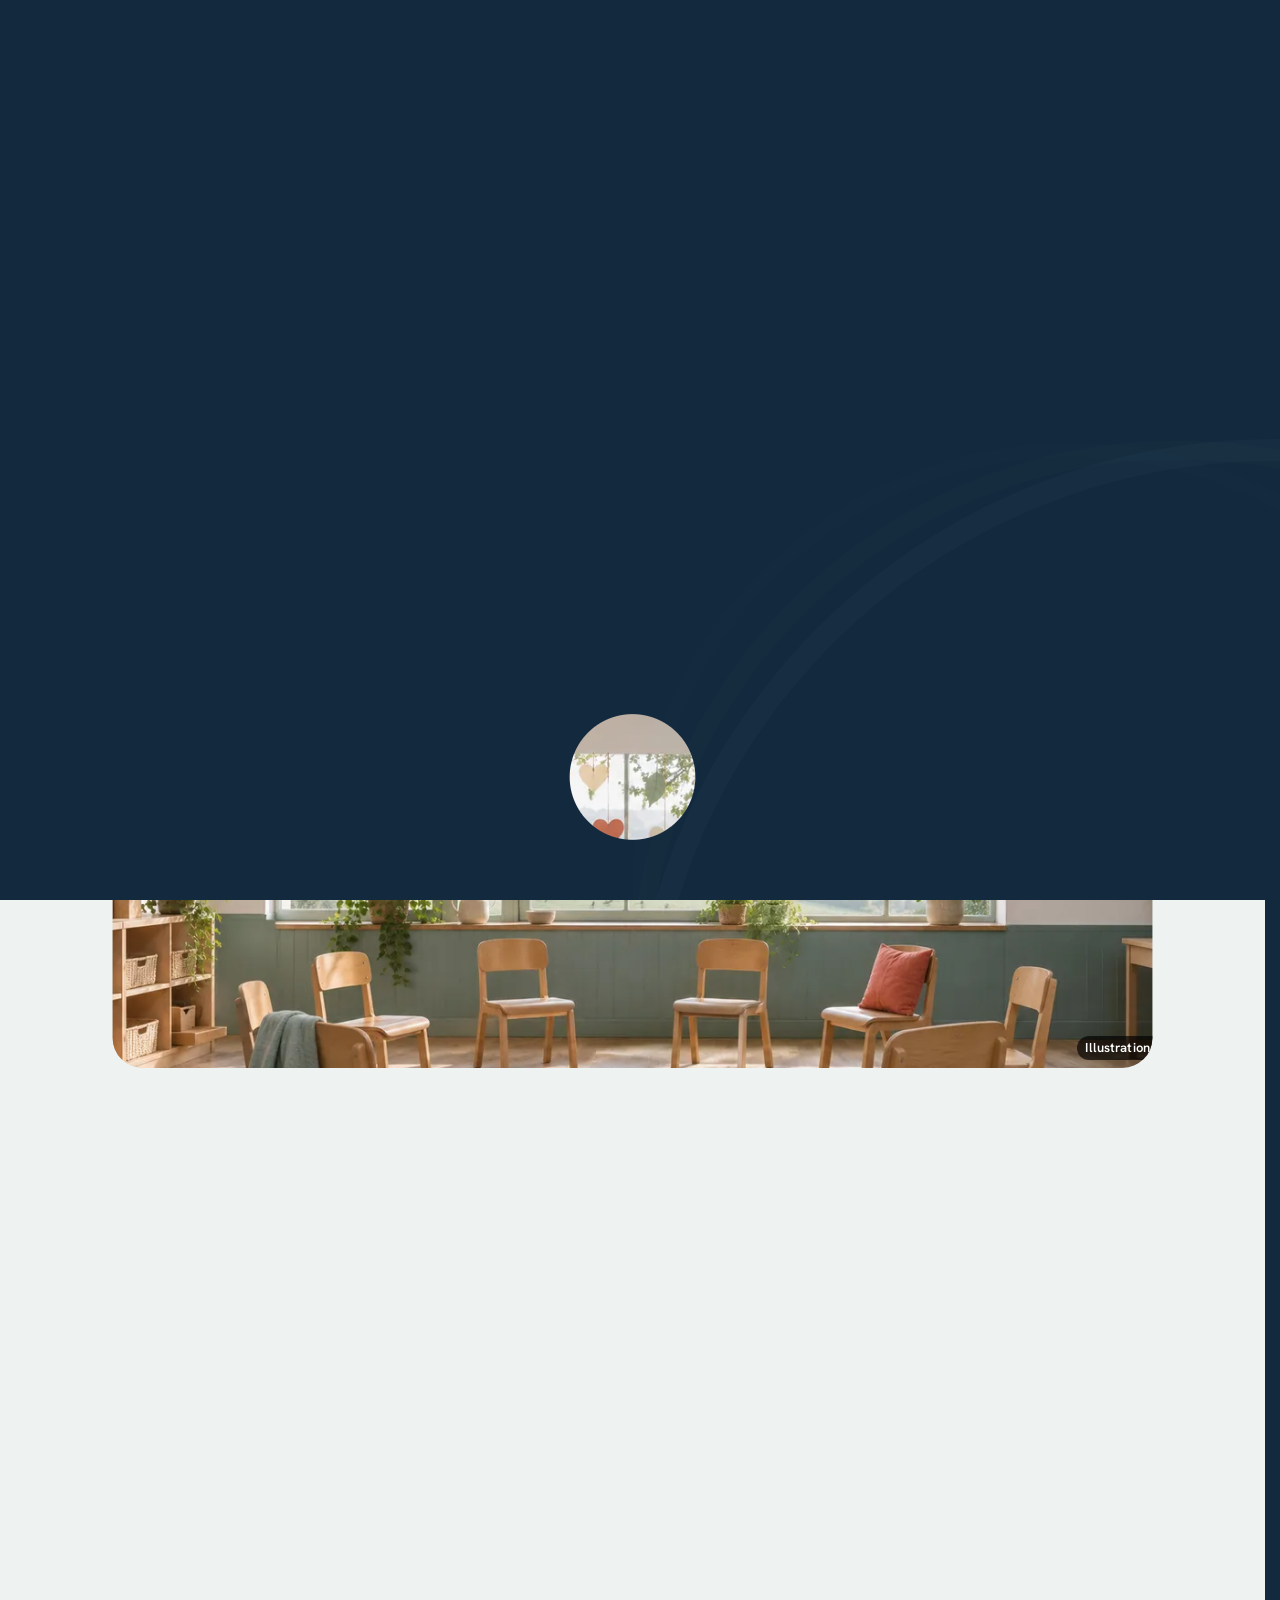
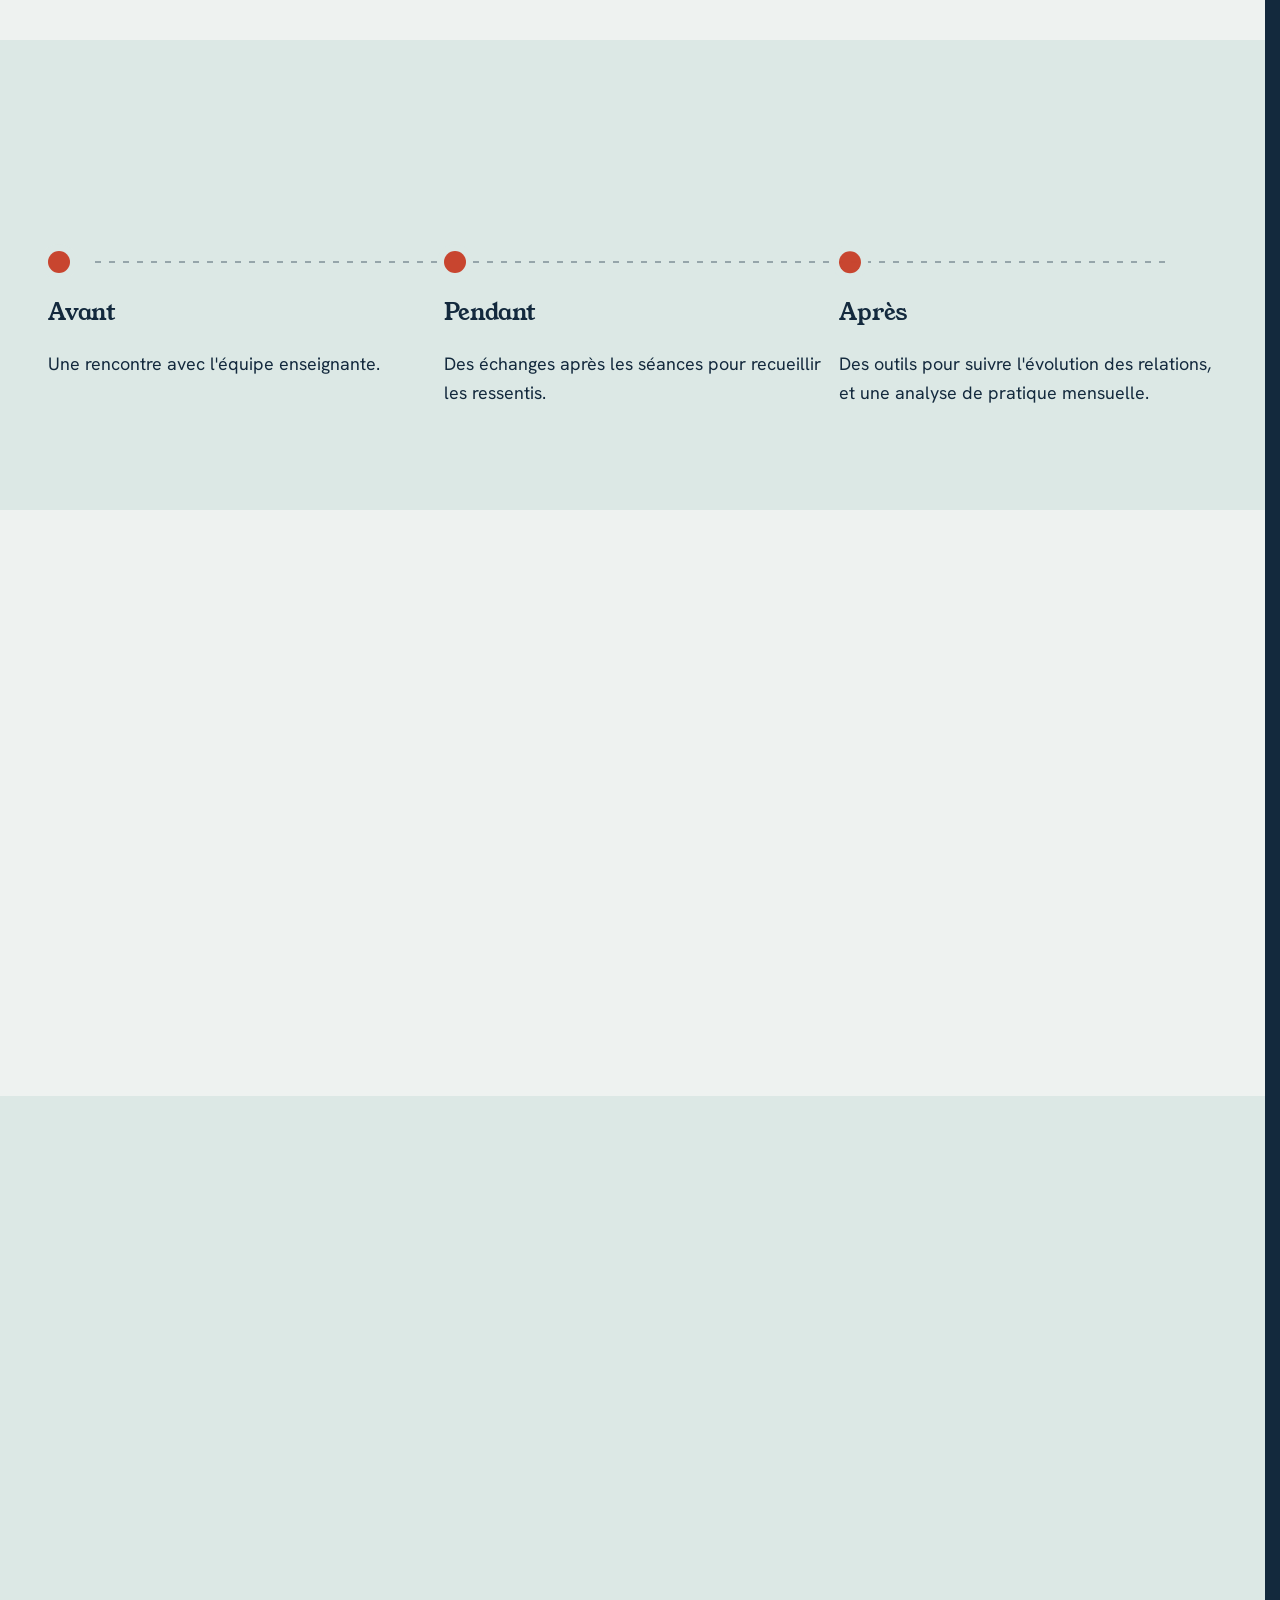
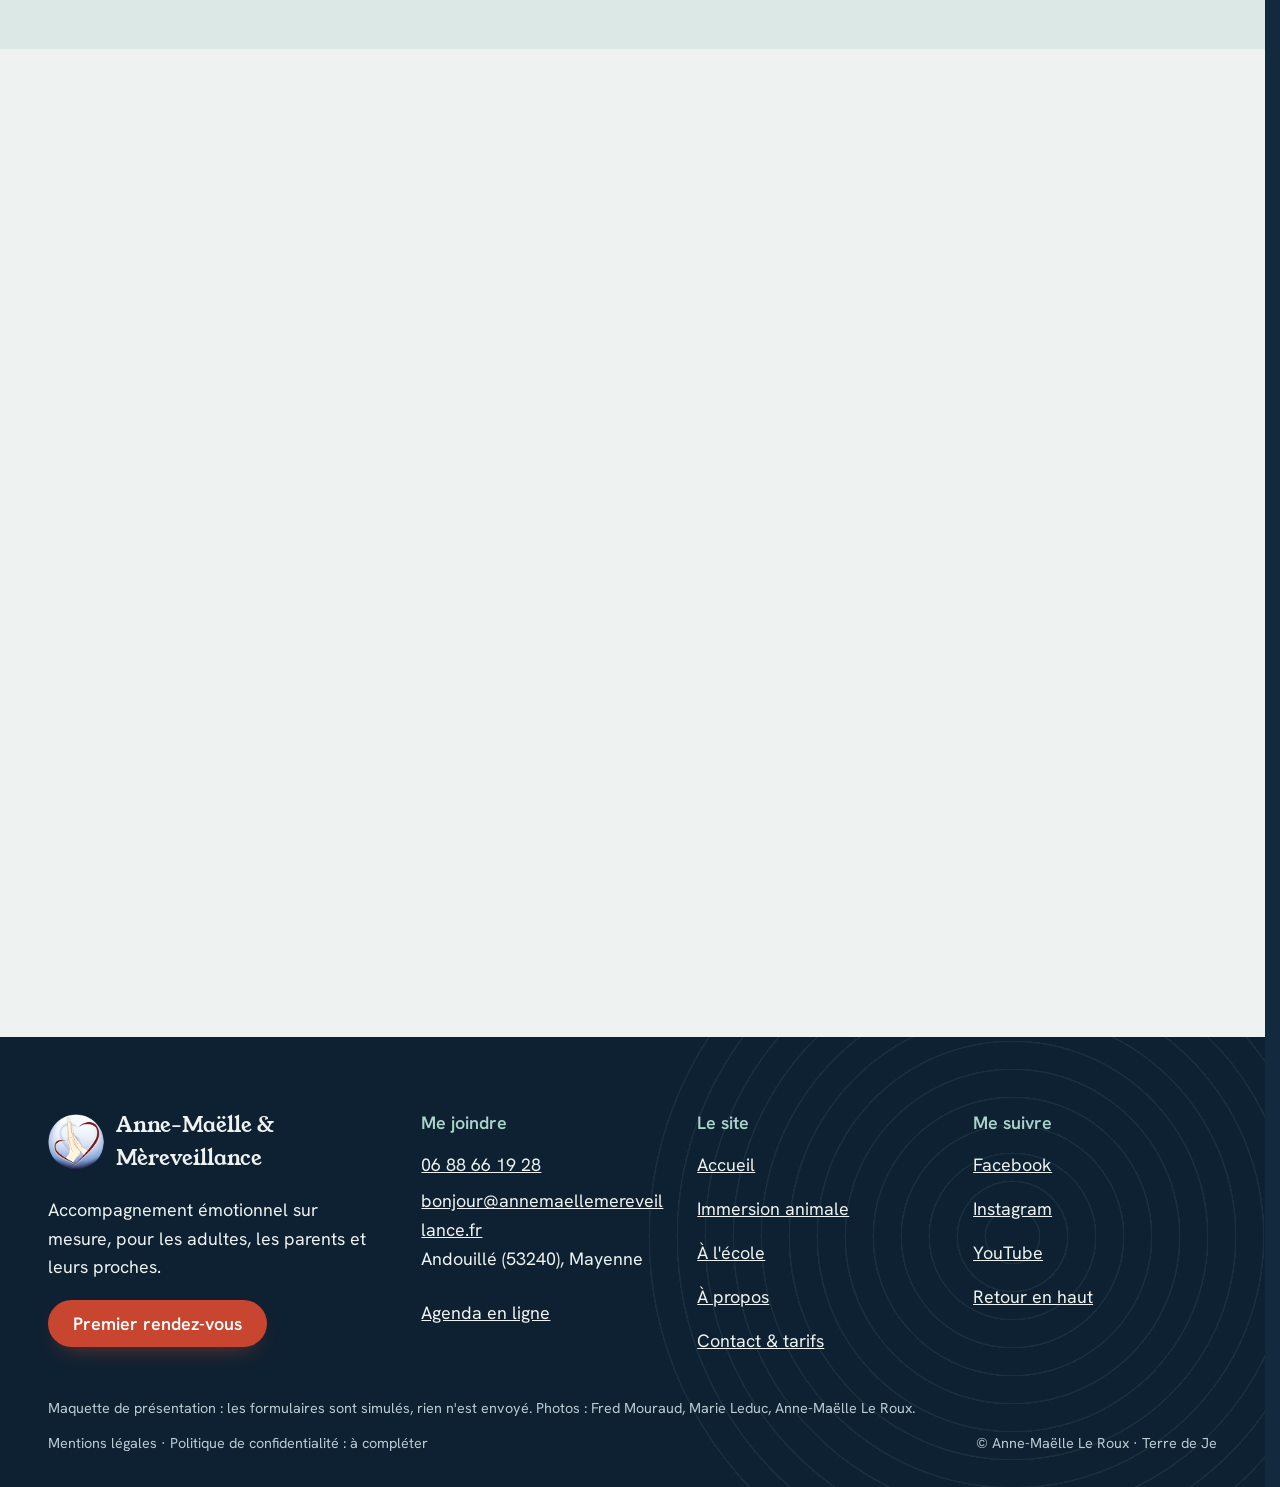
<file: ecole.html>
<!doctype html>
<html lang="fr" data-v="2" data-curseur>
<head>
<meta charset="utf-8">
<meta name="viewport" content="width=device-width, initial-scale=1, viewport-fit=cover">
<title>Séquence, relations, besoins et conflits à l&#39;école : Anne-Maëlle &amp; Mèreveillance</title>
<meta name="description" content="Séquence : trois séances participatives pour les classes de CE2 et de CM, pour mieux vivre ses relations et ses émotions.">
<meta name="robots" content="noindex, nofollow">
<link rel="canonical" href="https://annemaelle-mereveillance-maquette.vercel.app/ecole">
<style>:root{--fond:#EEF2F0;--texte:#13293D;--voile-fond:#13293D;--ouverture-fond:#13293D;--menu-fond:#13293D}:root { --entete-h: 72px; --barres-h: 0px; } html { background: var(--fond); color: var(--texte); scrollbar-gutter: stable; } body { margin: 0; background: var(--fond); } html.js:not(.secours):not([data-arrivee="retour"]) [data-anime] { opacity: 0; } html.js:not(.secours):not([data-arrivee="retour"]) [data-anime].vu { opacity: 1; } [data-voile] { position: fixed; inset: 0; z-index: 900; background: var(--voile-fond); transform: translateY(100%); visibility: hidden; pointer-events: none; } html[data-arrivee="voile"]:not(.voile-leve):not(.secours) [data-voile] { transform: none; visibility: visible; } html.secours [data-voile] { visibility: hidden !important; } .ouverture-panneau { position: fixed; inset: 0; z-index: 850; display: none; place-content: center; justify-items: center; background: var(--ouverture-fond, var(--voile-fond)); color: var(--fond); text-align: center; } html.js[data-arrivee="intro"]:not(.secours):not(.intro-finie) .ouverture-panneau { display: grid; } html.defilement-bloque, html.defilement-bloque body, html.js[data-arrivee="intro"]:not(.secours):not(.intro-finie), html.js[data-arrivee="intro"]:not(.secours):not(.intro-finie) body, html[data-arrivee="voile"]:not(.voile-leve):not(.secours), html[data-arrivee="voile"]:not(.voile-leve):not(.secours) body { overflow: hidden; } html.js[data-arrivee="intro"]:not(.secours):not(.intro-finie) { background-color: var(--ouverture-fond, var(--voile-fond)); } html[data-arrivee="voile"]:not(.voile-leve):not(.secours) { background-color: var(--voile-fond); }</style>
<script>(function () {
var d = document.documentElement, ss = null, ls = null;
try { ss = window.sessionStorage; ls = window.localStorage; } catch (e) {}
d.classList.add('js');
var nav = performance.getEntriesByType ? performance.getEntriesByType('navigation')[0] : null;
var type = nav ? nav.type : 'navigate';
var depart = null;
try { depart = JSON.parse(ss.getItem('socle:depart') || 'null'); ss.removeItem('socle:depart'); } catch (e) {}
if (depart && !(Date.now() - depart.t < 15000)) depart = null;
var mode = type === 'back_forward' ? 'retour' : type === 'reload' ? 'intro' : depart ? 'voile' : 'intro';
d.setAttribute('data-arrivee', mode);
if (mode === 'voile' && depart.couleur) d.style.setProperty('--voile-fond', depart.couleur);
if (type === 'reload' && 'scrollRestoration' in history) {
history.scrollRestoration = 'manual';
}
try {
var choisie = ls && ls.getItem('socle:langue');
var langue = (d.lang || '').slice(0, 2);
if (choisie && choisie !== langue && type === 'navigate' && !depart) {
var alt = document.querySelector('link[rel="alternate"][hreflang="' + choisie + '"]');
if (alt) location.replace(new URL(alt.href).pathname + location.search + location.hash);
}
} catch (e) {}
setTimeout(function () { if (!d.classList.contains('demarre')) d.classList.add('secours'); }, 2000);
})();</script>
<link rel="preload" href="/assets/fonts/young-serif.woff2" as="font" type="font/woff2" crossorigin>
<link rel="preload" href="/assets/fonts/hanken-400.woff2" as="font" type="font/woff2" crossorigin>
<link rel="stylesheet" href="/assets/css/socle.css?v=2">
<link rel="stylesheet" href="/assets/css/site.css?v=2">
<link rel="modulepreload" href="/assets/js/site.js?v=2">
<link rel="modulepreload" href="/assets/js/socle/index.js?v=2">
<script src="/assets/vendor/gsap.min.js" defer></script>
<script src="/assets/vendor/ScrollTrigger.min.js" defer></script>
<script src="/assets/vendor/SplitText.min.js" defer></script>
<script type="module" src="/assets/js/site.js?v=2"></script>
<meta name="theme-color" content="#13293D">
<link rel="icon" href="/assets/images/favicon.png" type="image/png">
<link rel="apple-touch-icon" href="/assets/images/apple-touch-icon.png">
<meta property="og:type" content="website">
<meta property="og:site_name" content="Anne-Maëlle &amp; Mèreveillance">
<meta property="og:locale" content="fr_FR">
<meta property="og:title" content="Séquence, relations, besoins et conflits à l&#39;école : Anne-Maëlle &amp; Mèreveillance">
<meta property="og:description" content="Séquence : trois séances participatives pour les classes de CE2 et de CM, pour mieux vivre ses relations et ses émotions.">
<meta property="og:url" content="https://annemaelle-mereveillance-maquette.vercel.app/ecole">
<meta property="og:image" content="https://annemaelle-mereveillance-maquette.vercel.app/assets/partage/ecole-fr.jpg">
<meta property="og:image:width" content="1200">
<meta property="og:image:height" content="630">
<meta property="og:image:alt" content="Salle de classe aux chaises en cercle, programme Séquence">
<meta name="twitter:card" content="summary_large_image">
<script type="application/ld+json">{"@context":"https://schema.org","@type":"ProfessionalService","name":"Anne-Maëlle & Mèreveillance","alternateName":"Terre de Je","founder":{"@type":"Person","name":"Anne-Maëlle Le Roux"},"url":"https://annemaelle-mereveillance-maquette.vercel.app/","telephone":"+33688661928","email":"bonjour@annemaellemereveillance.fr","address":{"@type":"PostalAddress","addressLocality":"Andouillé","postalCode":"53240","addressRegion":"Mayenne","addressCountry":"FR"},"areaServed":"Mayenne et à distance","description":"Accompagnement émotionnel individuel d'un mois, sophrologie, immersion animale et interventions en école, à Andouillé (Mayenne) et à distance.","sameAs":["https://www.facebook.com/annemaellemereveillance","https://www.instagram.com/annemaelle.mereveillance/"]}</script>
</head>
<body id="haut">
<div data-voile data-forme="vague" aria-hidden="true"><svg class="voile-vague voile-vague--haut" viewBox="0 0 1440 120" preserveAspectRatio="none" aria-hidden="true"><path d="M0 120 C 240 20 480 20 720 70 S 1200 130 1440 40 V 120 H 0 Z"/></svg><svg class="voile-vague voile-vague--bas" viewBox="0 0 1440 120" preserveAspectRatio="none" aria-hidden="true"><path d="M0 0 C 240 100 480 100 720 50 S 1200 -10 1440 80 V 0 H 0 Z"/></svg><div class="voile-contenu"><img src="/assets/images/logo.png" alt="" width="56" height="56"><span data-voile-libelle>À l&#39;école</span></div></div>
<div class="ouverture-panneau" data-ouverture aria-hidden="true">
  <svg class="ouverture-ondes" viewBox="-50 -50 100 100" aria-hidden="true"><circle r="10" style="--i:1"/><circle r="10" style="--i:2"/><circle r="10" style="--i:3"/><circle r="10" style="--i:4"/><circle r="10" style="--i:5"/></svg>
  <span class="ouverture-goutte"></span>
  <img class="ouverture-logo" src="/assets/images/logo.png" alt="" width="72" height="72" data-ouverture-objet>
  <p class="ouverture-nom">Anne-Maëlle <em>&amp;</em> Mèreveillance</p>
  <p class="ouverture-ligne">Accompagnement émotionnel</p>
</div>
<a class="evitement" href="#contenu">Aller au contenu</a>
<header data-entete>
  <div class="entete-rangee">
    <a class="entete-logo" href="/" data-libelle="Accueil">
      <img src="/assets/images/logo.png" alt="" width="40" height="40"><span>Anne-Maëlle <em>&amp;</em> Mèreveillance</span>
    </a>
    <nav data-nav aria-label="Navigation principale">
      <ul><li><a href="/immersion-animale" data-libelle="Immersion animale">Immersion animale</a></li><li><a href="/ecole" data-libelle="À l&#39;école" aria-current="page">À l&#39;école</a></li><li><a href="/a-propos" data-libelle="À propos">À propos</a></li><li><a href="/contact" data-libelle="Contact &amp; tarifs">Contact &amp; tarifs</a></li></ul>
    </nav>
    <div class="entete-actions">
      <a class="bouton" href="/contact#rendez-vous" data-libelle="Contact &amp; tarifs">Premier rendez-vous</a>
      <button type="button" data-menu-bouton aria-controls="menu" aria-expanded="false" data-libelle-ouvrir="Menu" data-libelle-fermer="Fermer"><span data-libelle-bouton>Menu</span></button>
      <a class="menu-sansjs" href="#menu" data-menu-lien>Menu</a>
    </div>
  </div>
</header>
<script>/* Avant le premier affichage : rangées de la navigation (même règle que ajusterNav dans assets/js/socle/entete.js)
   et hauteur réelle de l'en-tête, pour que rien ne saute quand le JavaScript du site prend la main. */
(function () {
  var h = document.documentElement, u = document.querySelector('[data-nav] ul'), e = document.querySelector('[data-entete]');
  if (u) {
    var deborde = function () { return u.scrollWidth > u.clientWidth + 1; }, c = deborde();
    if (c && window.matchMedia('(min-width: 900px)').matches) {
      h.classList.add('nav-deux-rangees'); c = deborde();
      if (c) { h.classList.add('nav-deux-lignes'); var a = u.querySelector('a'); c = !a || u.getBoundingClientRect().height > a.getBoundingClientRect().height * 2.5; }
      if (c) h.classList.remove('nav-deux-rangees', 'nav-deux-lignes');
    }
    if (c) h.classList.add('nav-compacte');
  }
  if (e) h.style.setProperty('--entete-h', Math.round(e.getBoundingClientRect().height) + 'px');
})();</script>
<span id="menu-ferme" aria-hidden="true"></span>
<div id="menu" data-menu role="dialog" aria-modal="true" aria-label="Menu">
  <p class="menu-sansjs-fermer"><a href="#menu-ferme">Fermer</a></p>
  <ul><li style="--i:0"><a href="/" class="menu-lien" data-libelle="Accueil">Accueil</a></li><li style="--i:1"><a href="/immersion-animale" class="menu-lien" data-libelle="Immersion animale">Immersion animale</a></li><li style="--i:2"><a href="/ecole" class="menu-lien" data-libelle="À l&#39;école" aria-current="page">À l&#39;école</a></li><li style="--i:3"><a href="/a-propos" class="menu-lien" data-libelle="À propos">À propos</a></li><li style="--i:4"><a href="/contact" class="menu-lien" data-libelle="Contact &amp; tarifs">Contact &amp; tarifs</a></li></ul>
  <p class="menu-actions"><a class="bouton" href="/contact#rendez-vous" data-libelle="Contact &amp; tarifs">Premier rendez-vous</a> <a class="bouton bouton--contour" href="tel:+33688661928">Appeler 06 88 66 19 28</a></p>
</div>
<main id="contenu" tabindex="-1">
<section class="ouv-ecole" id="debut">
  <div class="conteneur ouv-ecole-texte">
    <p class="surtitre" data-anime="mots">Interventions · Relations, besoins &amp; conflits</p>
    <h1 class="titre-geant" data-anime="gsap"><span class="ligne-masque"><span class="titre-ligne">Et si les relations</span></span><span class="ligne-masque"><span class="titre-ligne"><em>s&#39;apprenaient</em></span></span><span class="ligne-masque"><span class="titre-ligne">à l&#39;école ?</span></span></h1>
    <div class="ouv-ecole-bas">
      <p class="page-intro masque-ecran-bas" data-anime>Séquence est un programme pour les classes de CE2 et de CM : trois séances participatives pour mieux vivre ses relations et ses émotions.</p>
      <p class="hero-actions" data-anime>
        <a class="bouton" href="#candidature" data-action-principale data-survol="magnetique">Proposer Séquence à mon école</a>
        <span class="hero-info" data-info-cle>3 séances d&#39;1 h · 1 420 € + déplacement</span>
      </p>
    </div>
  </div>
  <div class="ouv-ecole-bandeau" data-iris-centre>
    <figure class="media ouv-ecole-media" data-grok data-effet="bandeau" style="--cadrage:50% 60%">
  <picture><source media="(max-width: 760px) and (orientation: portrait)" srcset="/assets/images/grok/ecole-classe-mobile-640.webp 640w, /assets/images/grok/ecole-classe-mobile-1080.webp 1080w" sizes="100vw">
    <img src="/assets/images/grok/ecole-classe-1280.webp" srcset="/assets/images/grok/ecole-classe-640.webp 640w, /assets/images/grok/ecole-classe-1280.webp 1280w, /assets/images/grok/ecole-classe-1920.webp 1920w" sizes="100vw" alt="Salle de classe vide et lumineuse, petites chaises en cercle" width="1280" height="720" fetchpriority="high" loading="eager" decoding="async">
  </picture><figcaption class="mention-ia">Illustration générée</figcaption>
</figure>
  </div>
</section>
<section class="seances conteneur" id="seances">
  <h2 data-anime="lignes">Trois séances d&#39;une heure</h2>
  <ol class="seances-liste" data-anime="cascade">
    <li class="seance" data-survol="incline"><span class="seance-num" aria-hidden="true">1</span><h3>Les besoins</h3><p>Quand chacun connaît ses propres besoins, il peut mieux en prendre la responsabilité.</p></li><li class="seance" data-survol="incline"><span class="seance-num" aria-hidden="true">2</span><h3>Les conflits</h3><p>Les élèves regardent des situations vécues pour comprendre leurs réactions et les interprétations qui blessent.</p></li><li class="seance" data-survol="incline"><span class="seance-num" aria-hidden="true">3</span><h3>Les pistes de résolution</h3><p>Des ressources pour mieux gérer ses conflits et ses relations, sur le long terme.</p></li>
  </ol>
</section>
<section class="suivi theme-ecume" id="accompagnement">
  <div class="conteneur suivi-grille">
    <h2 data-anime="lignes">Avant, pendant, après</h2>
    <ol class="etapes etapes--trois">
      <li class="etape" data-effet="etapes" style="--i:1"><span class="etape-rond etape-rond--mot" aria-hidden="true"></span><h3>Avant</h3><p>Une rencontre avec l&#39;équipe enseignante.</p></li><li class="etape" data-effet="etapes" style="--i:2"><span class="etape-rond etape-rond--mot" aria-hidden="true"></span><h3>Pendant</h3><p>Des échanges après les séances pour recueillir les ressentis.</p></li><li class="etape" data-effet="etapes" style="--i:3"><span class="etape-rond etape-rond--mot" aria-hidden="true"></span><h3>Après</h3><p>Des outils pour suivre l&#39;évolution des relations, et une analyse de pratique mensuelle.</p></li>
    </ol>
  </div>
</section>
<section class="parents conteneur" id="parents">
  <div class="parents-texte">
    <h2 data-anime="lignes">Une rencontre avec les parents</h2>
    <p data-anime>Un temps de présentation et d&#39;échange, organisé par l&#39;école ou l&#39;association de parents d&#39;élèves : le contenu des séances, la vision du programme et les questions des familles.</p>
    <p class="note-discrete" data-anime>La rencontre-conférence et l&#39;accompagnement à l&#39;année sont des prestations à part, sur devis.</p>
  </div>
  <div class="themes" id="themes">
    <h2 class="themes-titre" data-anime="lignes">Ce qu&#39;on aborde</h2>
    <ul class="pastilles" data-anime="cascade"><li>Les relations aux autres et à soi</li><li>Les besoins</li><li>Les conflits et leur résolution</li><li>La confiance et l&#39;estime de soi</li><li>Le respect</li><li>L&#39;autonomie</li><li>La gestion des émotions</li><li>Le développement de l&#39;enfant et le fonctionnement du cerveau</li></ul>
  </div>
</section>
<section class="equipe theme-ecume" id="equipe">
  <div class="conteneur">
    <h2 data-anime="lignes">Qui intervient</h2>
    <div class="equipe-grille" data-anime="cascade">
      <article class="personne">
        <figure class="media personne-photo" style="--cadrage:50% 25%">
  <picture>
    <img src="/assets/images/estelle-le-roux-784.webp" srcset="/assets/images/estelle-le-roux-480.webp 480w, /assets/images/estelle-le-roux-640.webp 640w, /assets/images/estelle-le-roux-784.webp 784w" sizes="(max-width: 760px) 40vw, 16vw" alt="Estelle Le Roux au bord de la mer" width="784" height="980" loading="lazy" decoding="async">
  </picture>
</figure>
        <div><h3>Estelle Le Roux</h3><p>Docteure en sciences de l&#39;éducation, psychomotricienne, ancienne enseignante et directrice d&#39;école : 40 ans d&#39;expérience auprès des enfants, des parents et des professionnels.</p></div>
      </article>
      <article class="personne">
        <figure class="media personne-photo" style="--cadrage:50% 30%">
  <picture>
    <img src="/assets/images/anne-maelle-arbre-784.webp" srcset="/assets/images/anne-maelle-arbre-480.webp 480w, /assets/images/anne-maelle-arbre-640.webp 640w, /assets/images/anne-maelle-arbre-784.webp 784w" sizes="(max-width: 760px) 40vw, 16vw" alt="Anne-Maëlle assise au pied d&#39;un arbre moussu" width="784" height="1176" loading="lazy" decoding="async">
  </picture>
</figure>
        <div><h3>Anne-Maëlle Le Roux</h3><p>À l&#39;origine de la démarche, elle met son écoute au service de la relation.</p></div>
      </article>
    </div>
  </div>
</section>
<section class="candidature conteneur" id="candidature">
  <div class="candidature-tete">
    <h2 data-anime="lignes">Proposer Séquence à votre école</h2>
    <p data-anime>Laissez vos coordonnées : nous vous recontactons pour en parler avec l&#39;équipe.</p>
    <div class="prix-carte prix-carte--plate" data-anime>
      <p class="prix" data-prix>1 420 €</p>
      <p class="prix-unite">les 3 séances, matériel inclus, plus les frais de déplacement selon la distance.</p>
    </div>
    <p class="note-discrete" data-anime>La brochure du programme est envoyée sur demande.</p>
  </div>
  <form data-formulaire class="formulaire" action="#" novalidate data-anime>
    <div class="champ"><label for="e-nom">Nom et prénom</label><input id="e-nom" name="nom" autocomplete="name" required></div>
    <div class="champs-deux">
      <div class="champ"><label for="e-etab">Établissement</label><input id="e-etab" name="etablissement" required></div>
      <div class="champ"><label for="e-poste">Poste occupé</label><input id="e-poste" name="poste"></div>
    </div>
    <div class="champs-deux">
      <div class="champ"><label for="e-commune">Commune</label><input id="e-commune" name="commune" required></div>
      <div class="champ"><label for="e-tel">Téléphone</label><input id="e-tel" name="tel" type="tel" autocomplete="tel"></div>
    </div>
    <div class="champ"><label for="e-email">E-mail</label><input id="e-email" name="email" type="email" autocomplete="email" required></div>
    <div class="champ"><label for="e-motivation">Votre motivation</label><textarea id="e-motivation" name="message" rows="4" required></textarea></div>
    <p class="mention-donnees">Tes données servent seulement à te répondre. Politique de confidentialité : à compléter.</p>
    <button type="submit" class="bouton">Envoyer la candidature</button>
    <p data-message-envoi role="status" tabindex="-1" hidden></p>
  </form>
</section>
</main>
<footer class="pied" id="pied">
  <div class="pied-ondes" aria-hidden="true" data-visuel></div>
  <div class="conteneur pied-grille">
    <div class="pied-marque">
      <p class="pied-logo"><img src="/assets/images/logo.png" alt="" width="56" height="56"><strong>Anne-Maëlle &amp; Mèreveillance</strong></p>
      <p>Accompagnement émotionnel sur mesure, pour les adultes, les parents et leurs proches.</p>
      <p><a class="bouton" href="/contact#rendez-vous" data-libelle="Contact &amp; tarifs">Premier rendez-vous</a></p>
    </div>
    <div>
      <p class="pied-titre">Me joindre</p>
      <p><a href="tel:+33688661928">06 88 66 19 28</a><br><a href="mailto:bonjour@annemaellemereveillance.fr">bonjour@annemaellemereveillance.fr</a><br>Andouillé (53240), Mayenne</p>
      <p><a href="https://annemaellemereveillance.reservio.com/" target="_blank" rel="noopener">Agenda en ligne<span class="visuellement-cache"> (nouvel onglet)</span></a></p>
    </div>
    <nav aria-label="Le site">
      <p class="pied-titre">Le site</p>
      <ul><li><a href="/" data-libelle="Accueil">Accueil</a></li><li><a href="/immersion-animale" data-libelle="Immersion animale">Immersion animale</a></li><li><a href="/ecole" data-libelle="À l&#39;école" aria-current="page">À l&#39;école</a></li><li><a href="/a-propos" data-libelle="À propos">À propos</a></li><li><a href="/contact" data-libelle="Contact &amp; tarifs">Contact &amp; tarifs</a></li></ul>
    </nav>
    <div>
      <p class="pied-titre">Me suivre</p>
      <ul><li><a href="https://www.facebook.com/annemaellemereveillance" target="_blank" rel="noopener">Facebook<span class="visuellement-cache"> (nouvel onglet)</span></a></li><li><a href="https://www.instagram.com/annemaelle.mereveillance/" target="_blank" rel="noopener">Instagram<span class="visuellement-cache"> (nouvel onglet)</span></a></li><li><a href="https://www.youtube.com/channel/UCy7ONifkKb8_cWLWgjub7Mg" target="_blank" rel="noopener">YouTube<span class="visuellement-cache"> (nouvel onglet)</span></a></li><li><a href="#haut" data-sans-transition>Retour en haut</a></li></ul>
    </div>
  </div>
  <div class="conteneur pied-bas"><p>Maquette de présentation : les formulaires sont simulés, rien n&#39;est envoyé. Photos : Fred Mouraud, Marie Leduc, Anne-Maëlle Le Roux.</p><p>Mentions légales · Politique de confidentialité : à compléter</p><p>© Anne-Maëlle Le Roux · Terre de Je</p></div>
</footer>
<div data-barre-fixe>
  <a class="bouton bouton--contour" href="tel:+33688661928">Appeler</a>
  <a class="bouton" href="/contact#rendez-vous" data-libelle="Contact &amp; tarifs">Rendez-vous</a>
</div>
</body>
</html>
</file>
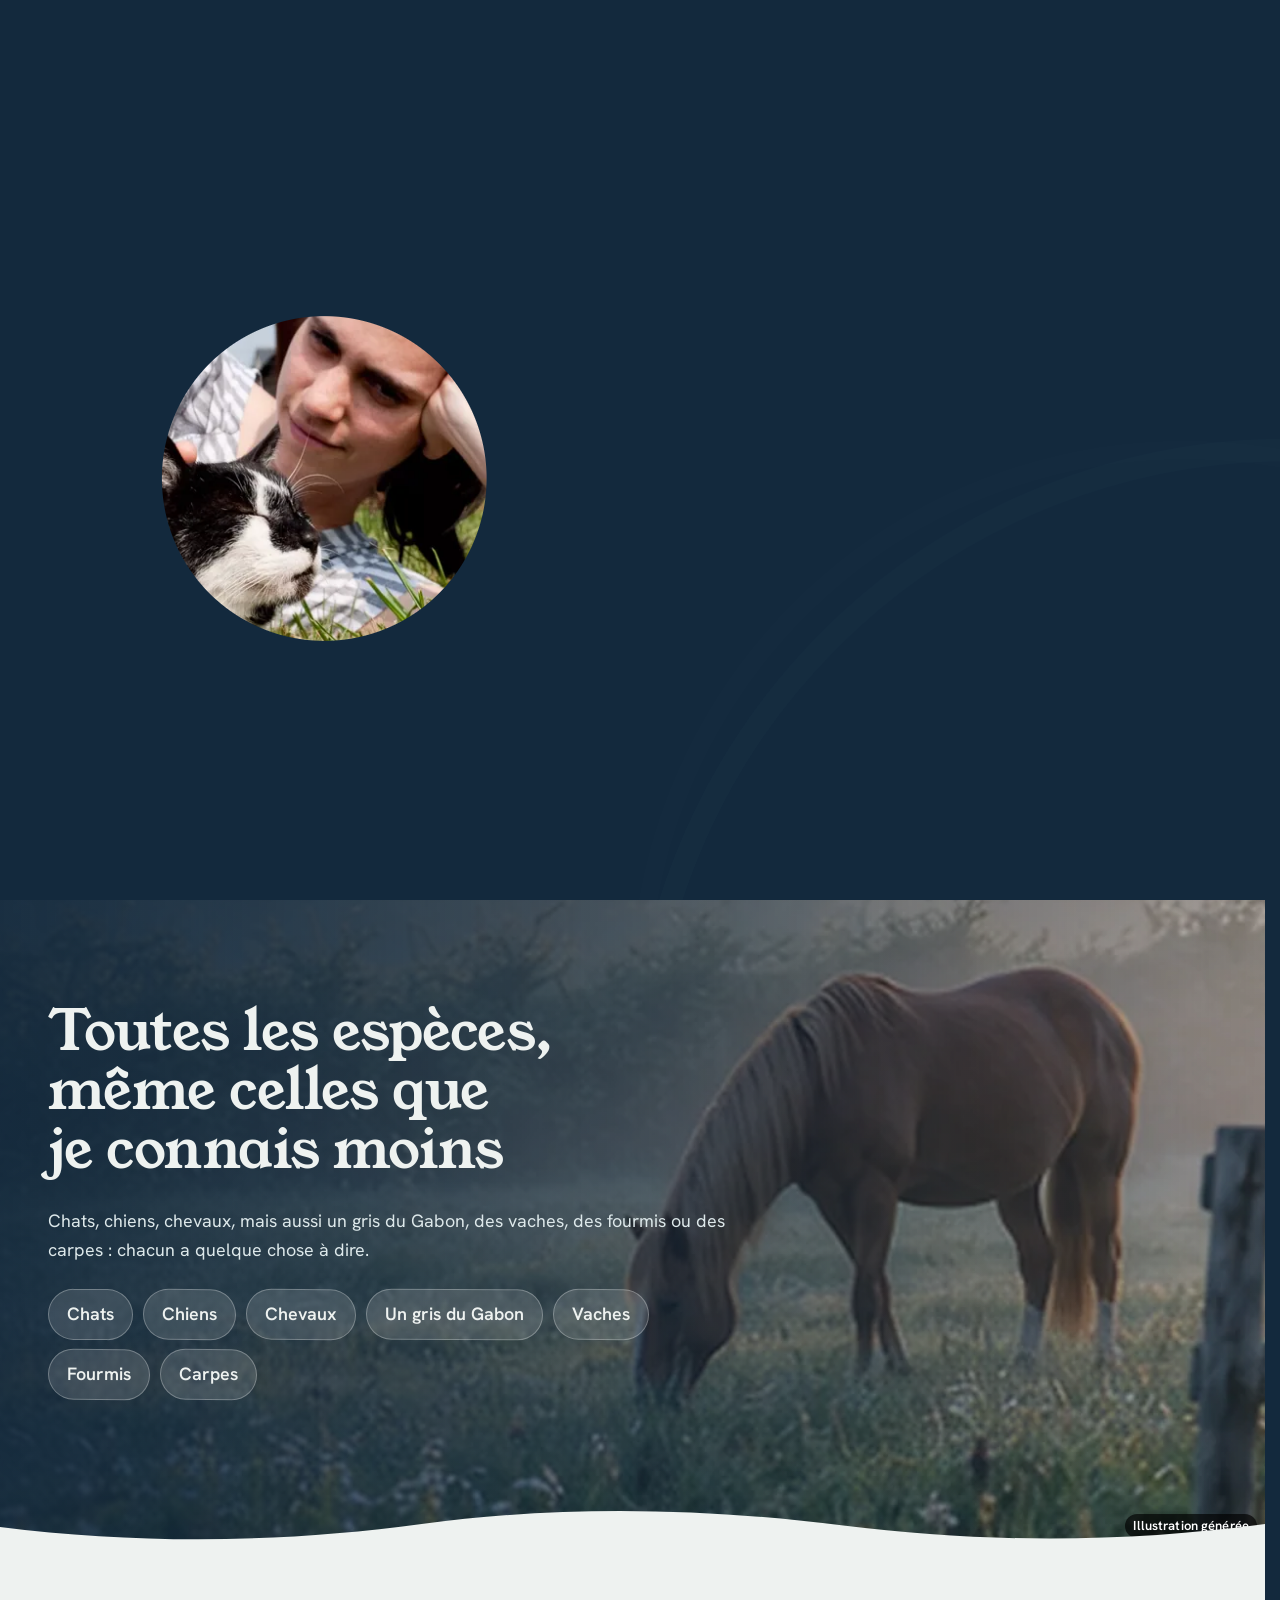
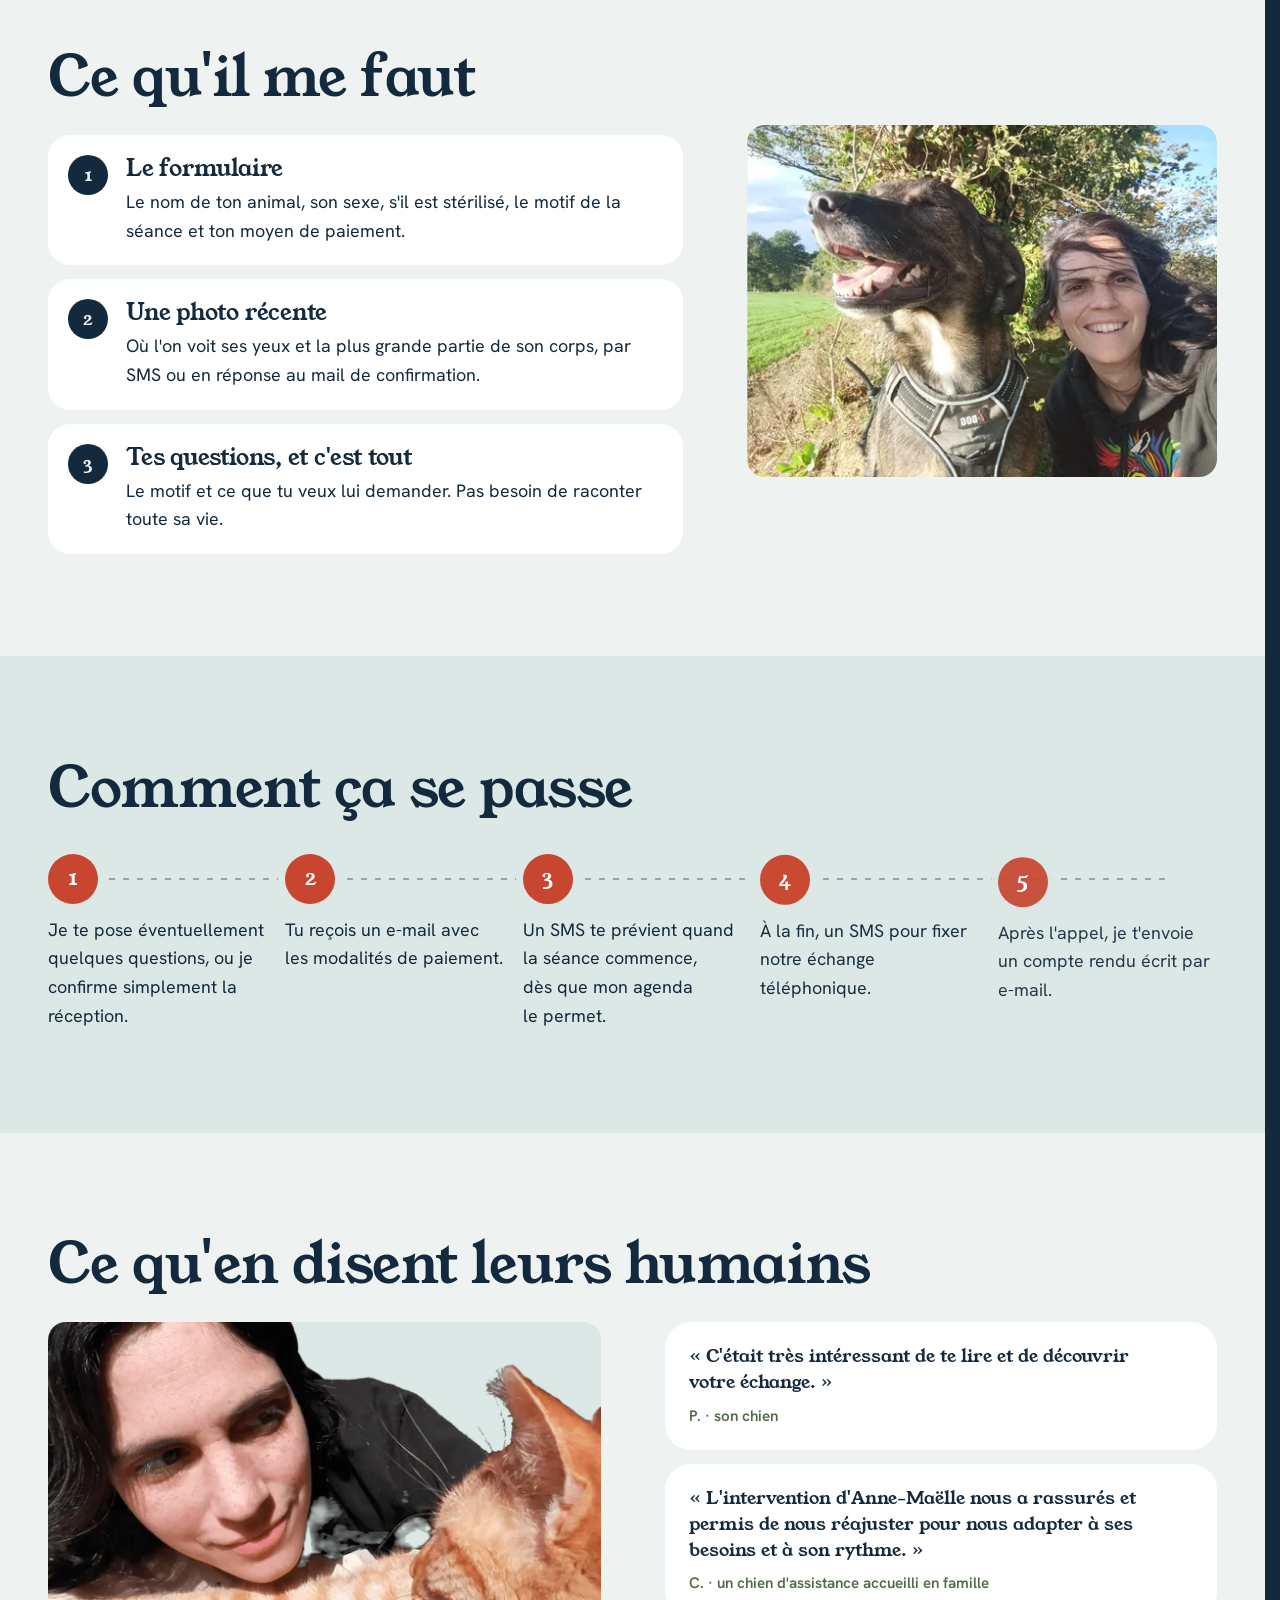
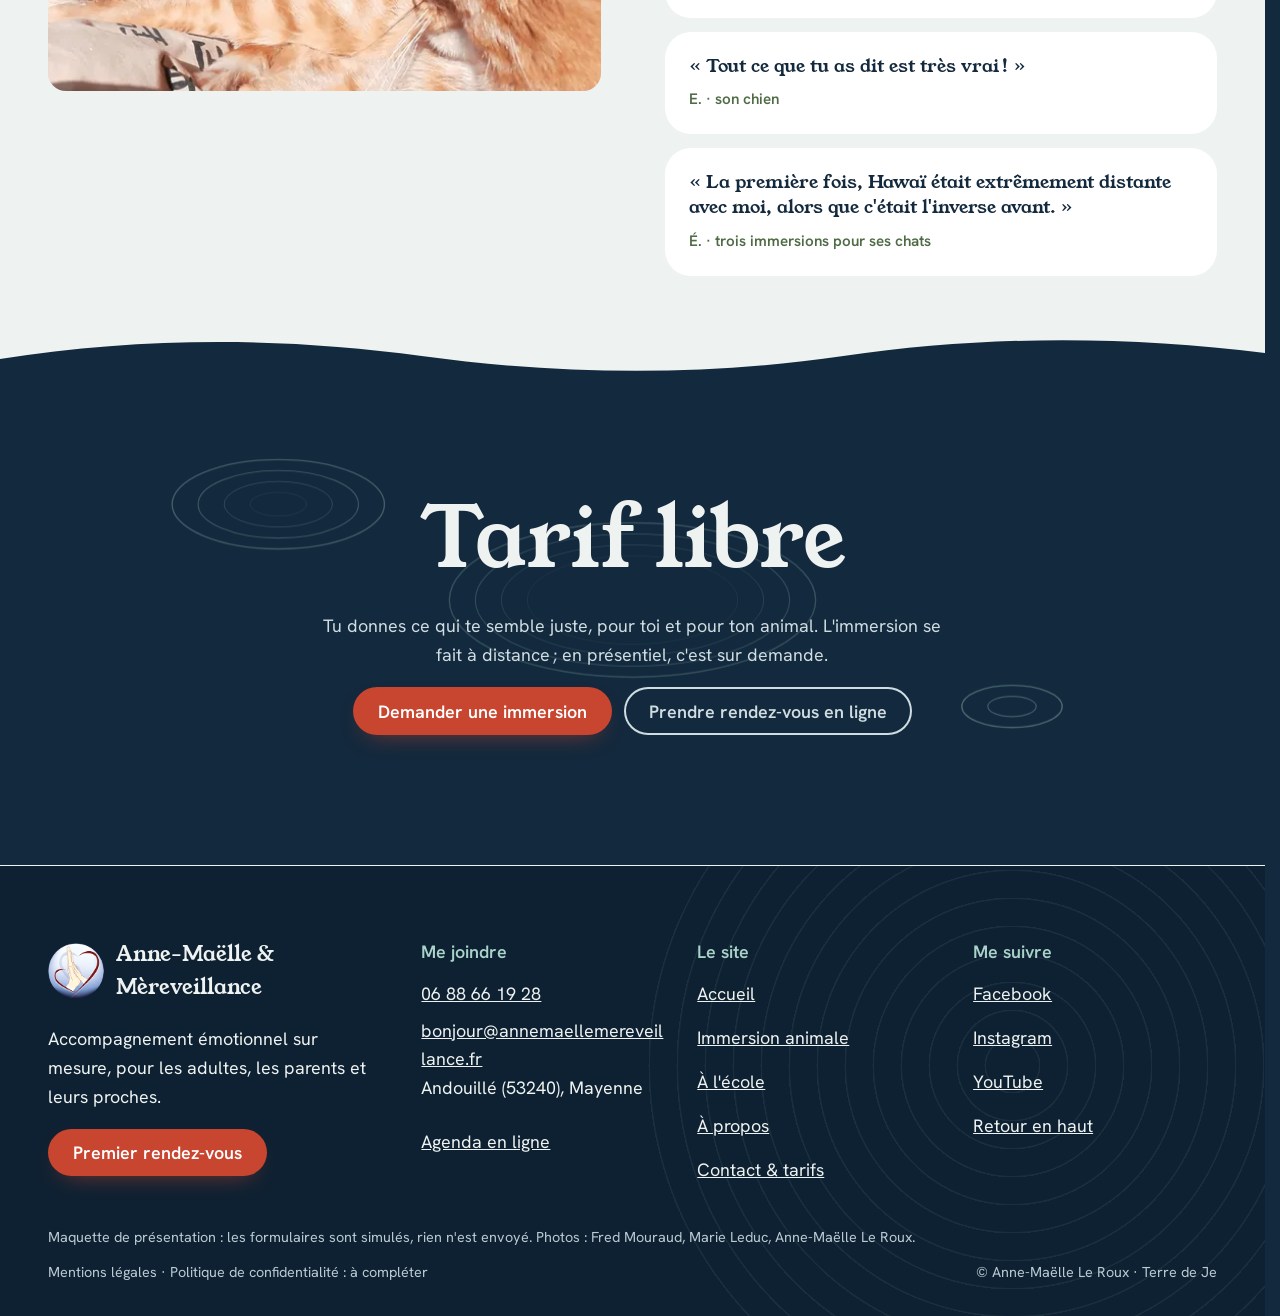
<file: immersion-animale.html>
<!doctype html>
<html lang="fr" data-v="2" data-curseur>
<head>
<meta charset="utf-8">
<meta name="viewport" content="width=device-width, initial-scale=1, viewport-fit=cover">
<title>Immersion animale : Anne-Maëlle &amp; Mèreveillance</title>
<meta name="description" content="Une communication animale à ma manière : les ressentis, les émotions et les besoins de ton animal. À distance, tarif libre.">
<meta name="robots" content="noindex, nofollow">
<link rel="canonical" href="https://annemaelle-mereveillance-maquette.vercel.app/immersion-animale">
<style>:root{--fond:#EEF2F0;--texte:#13293D;--voile-fond:#13293D;--ouverture-fond:#13293D;--menu-fond:#13293D}:root { --entete-h: 72px; --barres-h: 0px; } html { background: var(--fond); color: var(--texte); scrollbar-gutter: stable; } body { margin: 0; background: var(--fond); } html.js:not(.secours):not([data-arrivee="retour"]) [data-anime] { opacity: 0; } html.js:not(.secours):not([data-arrivee="retour"]) [data-anime].vu { opacity: 1; } [data-voile] { position: fixed; inset: 0; z-index: 900; background: var(--voile-fond); transform: translateY(100%); visibility: hidden; pointer-events: none; } html[data-arrivee="voile"]:not(.voile-leve):not(.secours) [data-voile] { transform: none; visibility: visible; } html.secours [data-voile] { visibility: hidden !important; } .ouverture-panneau { position: fixed; inset: 0; z-index: 850; display: none; place-content: center; justify-items: center; background: var(--ouverture-fond, var(--voile-fond)); color: var(--fond); text-align: center; } html.js[data-arrivee="intro"]:not(.secours):not(.intro-finie) .ouverture-panneau { display: grid; } html.defilement-bloque, html.defilement-bloque body, html.js[data-arrivee="intro"]:not(.secours):not(.intro-finie), html.js[data-arrivee="intro"]:not(.secours):not(.intro-finie) body, html[data-arrivee="voile"]:not(.voile-leve):not(.secours), html[data-arrivee="voile"]:not(.voile-leve):not(.secours) body { overflow: hidden; } html.js[data-arrivee="intro"]:not(.secours):not(.intro-finie) { background-color: var(--ouverture-fond, var(--voile-fond)); } html[data-arrivee="voile"]:not(.voile-leve):not(.secours) { background-color: var(--voile-fond); }</style>
<script>(function () {
var d = document.documentElement, ss = null, ls = null;
try { ss = window.sessionStorage; ls = window.localStorage; } catch (e) {}
d.classList.add('js');
var nav = performance.getEntriesByType ? performance.getEntriesByType('navigation')[0] : null;
var type = nav ? nav.type : 'navigate';
var depart = null;
try { depart = JSON.parse(ss.getItem('socle:depart') || 'null'); ss.removeItem('socle:depart'); } catch (e) {}
if (depart && !(Date.now() - depart.t < 15000)) depart = null;
var mode = type === 'back_forward' ? 'retour' : type === 'reload' ? 'intro' : depart ? 'voile' : 'intro';
d.setAttribute('data-arrivee', mode);
if (mode === 'voile' && depart.couleur) d.style.setProperty('--voile-fond', depart.couleur);
if (type === 'reload' && 'scrollRestoration' in history) {
history.scrollRestoration = 'manual';
}
try {
var choisie = ls && ls.getItem('socle:langue');
var langue = (d.lang || '').slice(0, 2);
if (choisie && choisie !== langue && type === 'navigate' && !depart) {
var alt = document.querySelector('link[rel="alternate"][hreflang="' + choisie + '"]');
if (alt) location.replace(new URL(alt.href).pathname + location.search + location.hash);
}
} catch (e) {}
setTimeout(function () { if (!d.classList.contains('demarre')) d.classList.add('secours'); }, 2000);
})();</script>
<link rel="preload" href="/assets/fonts/young-serif.woff2" as="font" type="font/woff2" crossorigin>
<link rel="preload" href="/assets/fonts/hanken-400.woff2" as="font" type="font/woff2" crossorigin>
<link rel="stylesheet" href="/assets/css/socle.css?v=2">
<link rel="stylesheet" href="/assets/css/site.css?v=2">
<link rel="modulepreload" href="/assets/js/site.js?v=2">
<link rel="modulepreload" href="/assets/js/socle/index.js?v=2">
<script src="/assets/vendor/gsap.min.js" defer></script>
<script src="/assets/vendor/ScrollTrigger.min.js" defer></script>
<script src="/assets/vendor/SplitText.min.js" defer></script>
<script type="module" src="/assets/js/site.js?v=2"></script>
<meta name="theme-color" content="#13293D">
<link rel="icon" href="/assets/images/favicon.png" type="image/png">
<link rel="apple-touch-icon" href="/assets/images/apple-touch-icon.png">
<meta property="og:type" content="website">
<meta property="og:site_name" content="Anne-Maëlle &amp; Mèreveillance">
<meta property="og:locale" content="fr_FR">
<meta property="og:title" content="Immersion animale : Anne-Maëlle &amp; Mèreveillance">
<meta property="og:description" content="Une communication animale à ma manière : les ressentis, les émotions et les besoins de ton animal. À distance, tarif libre.">
<meta property="og:url" content="https://annemaelle-mereveillance-maquette.vercel.app/immersion-animale">
<meta property="og:image" content="https://annemaelle-mereveillance-maquette.vercel.app/assets/partage/immersion-animale-fr.jpg">
<meta property="og:image:width" content="1200">
<meta property="og:image:height" content="630">
<meta property="og:image:alt" content="Anne-Maëlle Le Roux avec un chat, immersion animale">
<meta name="twitter:card" content="summary_large_image">
<script type="application/ld+json">{"@context":"https://schema.org","@type":"ProfessionalService","name":"Anne-Maëlle & Mèreveillance","alternateName":"Terre de Je","founder":{"@type":"Person","name":"Anne-Maëlle Le Roux"},"url":"https://annemaelle-mereveillance-maquette.vercel.app/","telephone":"+33688661928","email":"bonjour@annemaellemereveillance.fr","address":{"@type":"PostalAddress","addressLocality":"Andouillé","postalCode":"53240","addressRegion":"Mayenne","addressCountry":"FR"},"areaServed":"Mayenne et à distance","description":"Accompagnement émotionnel individuel d'un mois, sophrologie, immersion animale et interventions en école, à Andouillé (Mayenne) et à distance.","sameAs":["https://www.facebook.com/annemaellemereveillance","https://www.instagram.com/annemaelle.mereveillance/"]}</script>
</head>
<body id="haut">
<div data-voile data-forme="vague" aria-hidden="true"><svg class="voile-vague voile-vague--haut" viewBox="0 0 1440 120" preserveAspectRatio="none" aria-hidden="true"><path d="M0 120 C 240 20 480 20 720 70 S 1200 130 1440 40 V 120 H 0 Z"/></svg><svg class="voile-vague voile-vague--bas" viewBox="0 0 1440 120" preserveAspectRatio="none" aria-hidden="true"><path d="M0 0 C 240 100 480 100 720 50 S 1200 -10 1440 80 V 0 H 0 Z"/></svg><div class="voile-contenu"><img src="/assets/images/logo.png" alt="" width="56" height="56"><span data-voile-libelle>Immersion animale</span></div></div>
<div class="ouverture-panneau" data-ouverture aria-hidden="true">
  <svg class="ouverture-ondes" viewBox="-50 -50 100 100" aria-hidden="true"><circle r="10" style="--i:1"/><circle r="10" style="--i:2"/><circle r="10" style="--i:3"/><circle r="10" style="--i:4"/><circle r="10" style="--i:5"/></svg>
  <span class="ouverture-goutte"></span>
  <img class="ouverture-logo" src="/assets/images/logo.png" alt="" width="72" height="72" data-ouverture-objet>
  <p class="ouverture-nom">Anne-Maëlle <em>&amp;</em> Mèreveillance</p>
  <p class="ouverture-ligne">Accompagnement émotionnel</p>
</div>
<a class="evitement" href="#contenu">Aller au contenu</a>
<header data-entete>
  <div class="entete-rangee">
    <a class="entete-logo" href="/" data-libelle="Accueil">
      <img src="/assets/images/logo.png" alt="" width="40" height="40"><span>Anne-Maëlle <em>&amp;</em> Mèreveillance</span>
    </a>
    <nav data-nav aria-label="Navigation principale">
      <ul><li><a href="/immersion-animale" data-libelle="Immersion animale" aria-current="page">Immersion animale</a></li><li><a href="/ecole" data-libelle="À l&#39;école">À l&#39;école</a></li><li><a href="/a-propos" data-libelle="À propos">À propos</a></li><li><a href="/contact" data-libelle="Contact &amp; tarifs">Contact &amp; tarifs</a></li></ul>
    </nav>
    <div class="entete-actions">
      <a class="bouton" href="/contact#rendez-vous" data-libelle="Contact &amp; tarifs">Premier rendez-vous</a>
      <button type="button" data-menu-bouton aria-controls="menu" aria-expanded="false" data-libelle-ouvrir="Menu" data-libelle-fermer="Fermer"><span data-libelle-bouton>Menu</span></button>
      <a class="menu-sansjs" href="#menu" data-menu-lien>Menu</a>
    </div>
  </div>
</header>
<script>/* Avant le premier affichage : rangées de la navigation (même règle que ajusterNav dans assets/js/socle/entete.js)
   et hauteur réelle de l'en-tête, pour que rien ne saute quand le JavaScript du site prend la main. */
(function () {
  var h = document.documentElement, u = document.querySelector('[data-nav] ul'), e = document.querySelector('[data-entete]');
  if (u) {
    var deborde = function () { return u.scrollWidth > u.clientWidth + 1; }, c = deborde();
    if (c && window.matchMedia('(min-width: 900px)').matches) {
      h.classList.add('nav-deux-rangees'); c = deborde();
      if (c) { h.classList.add('nav-deux-lignes'); var a = u.querySelector('a'); c = !a || u.getBoundingClientRect().height > a.getBoundingClientRect().height * 2.5; }
      if (c) h.classList.remove('nav-deux-rangees', 'nav-deux-lignes');
    }
    if (c) h.classList.add('nav-compacte');
  }
  if (e) h.style.setProperty('--entete-h', Math.round(e.getBoundingClientRect().height) + 'px');
})();</script>
<span id="menu-ferme" aria-hidden="true"></span>
<div id="menu" data-menu role="dialog" aria-modal="true" aria-label="Menu">
  <p class="menu-sansjs-fermer"><a href="#menu-ferme">Fermer</a></p>
  <ul><li style="--i:0"><a href="/" class="menu-lien" data-libelle="Accueil">Accueil</a></li><li style="--i:1"><a href="/immersion-animale" class="menu-lien" data-libelle="Immersion animale" aria-current="page">Immersion animale</a></li><li style="--i:2"><a href="/ecole" class="menu-lien" data-libelle="À l&#39;école">À l&#39;école</a></li><li style="--i:3"><a href="/a-propos" class="menu-lien" data-libelle="À propos">À propos</a></li><li style="--i:4"><a href="/contact" class="menu-lien" data-libelle="Contact &amp; tarifs">Contact &amp; tarifs</a></li></ul>
  <p class="menu-actions"><a class="bouton" href="/contact#rendez-vous" data-libelle="Contact &amp; tarifs">Premier rendez-vous</a> <a class="bouton bouton--contour" href="tel:+33688661928">Appeler 06 88 66 19 28</a></p>
</div>
<main id="contenu" tabindex="-1">
<section class="ouv-animal conteneur" id="debut">
  <div class="ouv-animal-media" data-iris-centre>
    <figure class="media ouv-animal-photo" style="--cadrage:42% 45%">
  <picture>
    <img src="/assets/images/anne-maelle-chat-1280.webp" srcset="/assets/images/anne-maelle-chat-640.webp 640w, /assets/images/anne-maelle-chat-960.webp 960w, /assets/images/anne-maelle-chat-1280.webp 1280w" sizes="(max-width: 760px) 92vw, 44vw" alt="Anne-Maëlle allongée dans l&#39;herbe, la main sur un chat noir et blanc" width="1280" height="960" fetchpriority="high" loading="eager" decoding="async">
  </picture>
</figure>
    <svg class="ouv-animal-ondes" data-effet="ondes" viewBox="-100 -100 200 200" aria-hidden="true" focusable="false"><circle r="40" style="--i:0"/><circle r="58" style="--i:1"/><circle r="76" style="--i:2"/><circle r="94" style="--i:3"/></svg>
  </div>
  <div class="ouv-animal-texte">
    <p class="surtitre" data-anime="mots">Immersion animale</p>
    <h1 class="titre-page" data-anime="gsap"><span class="ligne-masque"><span class="titre-ligne">Une communication</span></span><span class="ligne-masque"><span class="titre-ligne"><em>animale</em></span></span><span class="ligne-masque"><span class="titre-ligne">à ma manière</span></span></h1>
    <p class="page-intro masque-ecran-bas" data-anime>Je me connecte aux ressentis et aux émotions de ton animal, je l&#39;aide à exprimer ses besoins et je te transmets ses messages.</p>
    <p class="hero-actions" data-anime>
      <a href="/contact?sujet=animal#rendez-vous" class="bouton" data-libelle="Contact &amp; tarifs" data-action-principale data-survol="magnetique">Demander une immersion</a>
      <span class="hero-info" data-info-cle>À distance · tarif libre</span>
    </p>
  </div>
</section>
<section class="especes theme-nuit vague-haut vague-bas" id="especes">
  <figure class="media especes-fond" data-grok data-fx="parallaxe" data-fx-force="10" style="--cadrage:65% 55%">
  <picture><source media="(max-width: 760px) and (orientation: portrait)" srcset="/assets/images/grok/animal-bocage-mobile-640.webp 640w" sizes="100vw">
    <img src="/assets/images/grok/animal-bocage-1280.webp" srcset="/assets/images/grok/animal-bocage-640.webp 640w, /assets/images/grok/animal-bocage-1280.webp 1280w, /assets/images/grok/animal-bocage-1920.webp 1920w" sizes="100vw" alt="" width="1280" height="853" loading="lazy" decoding="async">
  </picture><figcaption class="mention-ia">Illustration générée</figcaption>
</figure>
  <div class="conteneur especes-contenu">
    <h2 data-anime="lignes">Toutes les espèces, même celles que je connais moins</h2>
    <p data-anime>Chats, chiens, chevaux, mais aussi un gris du Gabon, des vaches, des fourmis ou des carpes : chacun a quelque chose à dire.</p>
    <ul class="especes-liste"><li data-fx="vitesse" data-fx-force="3">Chats</li><li data-fx="vitesse" data-fx-force="4">Chiens</li><li data-fx="vitesse" data-fx-force="5">Chevaux</li><li data-fx="vitesse" data-fx-force="2">Un gris du Gabon</li><li data-fx="vitesse" data-fx-force="3">Vaches</li><li data-fx="vitesse" data-fx-force="4">Fourmis</li><li data-fx="vitesse" data-fx-force="5">Carpes</li></ul>
  </div>
</section>
<section class="preparer conteneur" id="preparer">
  <div>
    <h2 data-anime="lignes">Ce qu&#39;il me faut</h2>
    <ol class="cartes-num" data-anime="cascade">
      <li><span class="num" aria-hidden="true">1</span><h3>Le formulaire</h3><p>Le nom de ton animal, son sexe, s&#39;il est stérilisé, le motif de la séance et ton moyen de paiement.</p></li>
      <li><span class="num" aria-hidden="true">2</span><h3>Une photo récente</h3><p>Où l&#39;on voit ses yeux et la plus grande partie de son corps, par SMS ou en réponse au mail de confirmation.</p></li>
      <li><span class="num" aria-hidden="true">3</span><h3>Tes questions, et c&#39;est tout</h3><p>Le motif et ce que tu veux lui demander. Pas besoin de raconter toute sa vie.</p></li>
    </ol>
  </div>
  <figure class="media preparer-photo" data-anime="rideau" style="--cadrage:50% 45%">
  <picture>
    <img src="/assets/images/anne-maelle-chien-960.webp" srcset="/assets/images/anne-maelle-chien-480.webp 480w, /assets/images/anne-maelle-chien-640.webp 640w, /assets/images/anne-maelle-chien-960.webp 960w" sizes="(max-width: 760px) 90vw, 30vw" alt="Anne-Maëlle et son chien, au bord d&#39;un champ" width="960" height="720" loading="lazy" decoding="async">
  </picture>
</figure>
</section>
<section class="deroule theme-ecume" id="deroule">
  <div class="conteneur">
    <h2 data-anime="lignes">Comment ça se passe</h2>
    <ol class="etapes">
      <li class="etape" data-effet="etapes" style="--i:1"><span class="etape-rond" aria-hidden="true">1</span><p>Je te pose éventuellement quelques questions, ou je confirme simplement la réception.</p></li><li class="etape" data-effet="etapes" style="--i:2"><span class="etape-rond" aria-hidden="true">2</span><p>Tu reçois un e-mail avec les modalités de paiement.</p></li><li class="etape" data-effet="etapes" style="--i:3"><span class="etape-rond" aria-hidden="true">3</span><p>Un SMS te prévient quand la séance commence, dès que mon agenda le permet.</p></li><li class="etape" data-effet="etapes" style="--i:4"><span class="etape-rond" aria-hidden="true">4</span><p>À la fin, un SMS pour fixer notre échange téléphonique.</p></li><li class="etape" data-effet="etapes" style="--i:5"><span class="etape-rond" aria-hidden="true">5</span><p>Après l&#39;appel, je t&#39;envoie un compte rendu écrit par e-mail.</p></li>
    </ol>
  </div>
</section>
<section class="temoins conteneur" id="temoignages">
  <h2 data-anime="lignes">Ce qu&#39;en disent leurs humains</h2>
  <div class="temoins-grille">
    <figure class="media temoins-photo" data-fx="parallaxe" data-fx-force="8" style="--cadrage:50% 40%">
  <picture>
    <img src="/assets/images/chat-roux-960.webp" srcset="/assets/images/chat-roux-480.webp 480w, /assets/images/chat-roux-640.webp 640w, /assets/images/chat-roux-960.webp 960w" sizes="(max-width: 760px) 90vw, 46vw" alt="Anne-Maëlle tout près d&#39;un chat roux" width="960" height="640" loading="lazy" decoding="async">
  </picture>
</figure>
    <ul class="temoins-liste" data-anime="cascade">
      <li><blockquote><p>« C&#39;était très intéressant de te lire et de découvrir votre échange. »</p></blockquote><p class="bulle-qui"><strong>P.</strong> · son chien</p></li><li><blockquote><p>« L&#39;intervention d&#39;Anne-Maëlle nous a rassurés et permis de nous réajuster pour nous adapter à ses besoins et à son rythme. »</p></blockquote><p class="bulle-qui"><strong>C.</strong> · un chien d&#39;assistance accueilli en famille</p></li><li><blockquote><p>« Tout ce que tu as dit est très vrai ! »</p></blockquote><p class="bulle-qui"><strong>E.</strong> · son chien</p></li><li><blockquote><p>« La première fois, Hawaï était extrêmement distante avec moi, alors que c&#39;était l&#39;inverse avant. »</p></blockquote><p class="bulle-qui"><strong>É.</strong> · trois immersions pour ses chats</p></li>
    </ul>
  </div>
</section>
<section class="fin theme-nuit vague-haut" id="tarif">
  <canvas class="fin-ondes" data-effet="ondes" aria-hidden="true" data-visuel></canvas>
  <div class="conteneur fin-contenu">
    <p class="prix prix--clair" data-prix data-anime>Tarif libre</p>
    <p data-anime>Tu donnes ce qui te semble juste, pour toi et pour ton animal. L&#39;immersion se fait à distance ; en présentiel, c&#39;est sur demande.</p>
    <p class="fin-actions" data-anime>
      <a href="/contact?sujet=animal#rendez-vous" class="bouton" data-libelle="Contact &amp; tarifs" data-survol="magnetique">Demander une immersion</a>
      <a class="bouton bouton--contour" href="https://annemaellemereveillance.reservio.com/" target="_blank" rel="noopener">Prendre rendez-vous en ligne<span class="visuellement-cache"> (nouvel onglet)</span></a>
    </p>
  </div>
</section>
</main>
<footer class="pied" id="pied">
  <div class="pied-ondes" aria-hidden="true" data-visuel></div>
  <div class="conteneur pied-grille">
    <div class="pied-marque">
      <p class="pied-logo"><img src="/assets/images/logo.png" alt="" width="56" height="56"><strong>Anne-Maëlle &amp; Mèreveillance</strong></p>
      <p>Accompagnement émotionnel sur mesure, pour les adultes, les parents et leurs proches.</p>
      <p><a class="bouton" href="/contact#rendez-vous" data-libelle="Contact &amp; tarifs">Premier rendez-vous</a></p>
    </div>
    <div>
      <p class="pied-titre">Me joindre</p>
      <p><a href="tel:+33688661928">06 88 66 19 28</a><br><a href="mailto:bonjour@annemaellemereveillance.fr">bonjour@annemaellemereveillance.fr</a><br>Andouillé (53240), Mayenne</p>
      <p><a href="https://annemaellemereveillance.reservio.com/" target="_blank" rel="noopener">Agenda en ligne<span class="visuellement-cache"> (nouvel onglet)</span></a></p>
    </div>
    <nav aria-label="Le site">
      <p class="pied-titre">Le site</p>
      <ul><li><a href="/" data-libelle="Accueil">Accueil</a></li><li><a href="/immersion-animale" data-libelle="Immersion animale" aria-current="page">Immersion animale</a></li><li><a href="/ecole" data-libelle="À l&#39;école">À l&#39;école</a></li><li><a href="/a-propos" data-libelle="À propos">À propos</a></li><li><a href="/contact" data-libelle="Contact &amp; tarifs">Contact &amp; tarifs</a></li></ul>
    </nav>
    <div>
      <p class="pied-titre">Me suivre</p>
      <ul><li><a href="https://www.facebook.com/annemaellemereveillance" target="_blank" rel="noopener">Facebook<span class="visuellement-cache"> (nouvel onglet)</span></a></li><li><a href="https://www.instagram.com/annemaelle.mereveillance/" target="_blank" rel="noopener">Instagram<span class="visuellement-cache"> (nouvel onglet)</span></a></li><li><a href="https://www.youtube.com/channel/UCy7ONifkKb8_cWLWgjub7Mg" target="_blank" rel="noopener">YouTube<span class="visuellement-cache"> (nouvel onglet)</span></a></li><li><a href="#haut" data-sans-transition>Retour en haut</a></li></ul>
    </div>
  </div>
  <div class="conteneur pied-bas"><p>Maquette de présentation : les formulaires sont simulés, rien n&#39;est envoyé. Photos : Fred Mouraud, Marie Leduc, Anne-Maëlle Le Roux.</p><p>Mentions légales · Politique de confidentialité : à compléter</p><p>© Anne-Maëlle Le Roux · Terre de Je</p></div>
</footer>
<div data-barre-fixe>
  <a class="bouton bouton--contour" href="tel:+33688661928">Appeler</a>
  <a class="bouton" href="/contact#rendez-vous" data-libelle="Contact &amp; tarifs">Rendez-vous</a>
</div>
</body>
</html>
</file>
<file: assets/css/socle.css>
/* Socle : règles communes à toutes les maquettes. Le style du projet va dans site.css.
   Les couleurs et polices du projet se règlent par les variables ci-dessous (redéfinies dans site.css). */
:root {
  --police-titres: Georgia, 'Times New Roman', serif;
  --police-texte: system-ui, -apple-system, 'Segoe UI', Roboto, sans-serif;
  --accent: #b3361f;
  --texte-doux: color-mix(in srgb, var(--texte) 78%, var(--fond));
  --ligne: color-mix(in srgb, var(--texte) 18%, var(--fond));
  --gouttiere: clamp(16px, 4vw, 48px);
  --largeur: 1240px;
  --rayon: 6px;
  --duree: .7s;
  --courbe: cubic-bezier(.22, 1, .36, 1);
}

*, *::before, *::after { box-sizing: border-box; }
html { -webkit-text-size-adjust: 100%; text-size-adjust: 100%; }
body {
  font-family: var(--police-texte); font-size: clamp(1rem, .96rem + .2vw, 1.125rem); line-height: 1.6;
  padding-bottom: var(--barres-h); overflow-x: clip;
}
img, picture, video, canvas, svg { display: block; max-width: 100%; }
img, video { height: auto; }
h1, h2, h3, h4 { font-family: var(--police-titres); line-height: 1.08; margin: 0 0 .5em; text-wrap: balance; font-weight: 600; }
p, li, dd, figcaption { text-wrap: pretty; }
p { margin: 0 0 1em; }
a { color: inherit; }
a[href^="mailto:"] { overflow-wrap: anywhere; }
button, input, select, textarea { font: inherit; color: inherit; }
button { cursor: pointer; }
:where(a, button, input, select, textarea, summary, [tabindex]) { -webkit-tap-highlight-color: transparent; }
:focus { outline: none; }
:focus-visible { outline: 3px solid var(--accent); outline-offset: 3px; border-radius: 2px; }
[id] { scroll-margin-top: calc(var(--entete-h) + 12px); scroll-margin-bottom: calc(var(--barres-h) + 12px); }
/* Lien profond vers une scène qui cache l'en-tête : elle arrive tout en haut de l'écran (comme aller() du socle). */
html.js:not(.secours) :is([data-entete-cache], [data-entete-cache] [id], [data-fx="plein-ecran"], [data-fx="plein-ecran"] [id]) { scroll-margin-top: 0; }
[hidden] { display: none !important; }

.visuellement-cache {
  position: absolute !important; width: 1px; height: 1px; padding: 0; margin: -1px;
  overflow: hidden; clip: rect(0 0 0 0); white-space: nowrap; border: 0;
}
.evitement {
  position: fixed; left: 12px; top: 12px; z-index: 1000; padding: 12px 16px; background: var(--texte); color: var(--fond);
  transform: translateY(-160%); text-decoration: none;
}
.evitement:focus-visible { transform: none; }
.conteneur { width: min(100% - 2 * var(--gouttiere), var(--largeur)); margin-inline: auto; }
.chiffres { font-variant-numeric: tabular-nums; }

/* Boutons : zones tactiles d'au moins 44 px. */
.bouton {
  display: inline-flex; align-items: center; justify-content: center; gap: .5em;
  min-height: 48px; min-width: 44px; padding: .7em 1.4em; border-radius: 999px;
  background: var(--accent); color: var(--fond); text-decoration: none; font-weight: 600; border: 0;
  line-height: 1.2; text-align: center;
}
.bouton--contour { background: transparent; color: inherit; box-shadow: inset 0 0 0 2px currentColor; }
.bouton[disabled] { opacity: .55; cursor: not-allowed; }

/* Apparitions : cachées par le style critique jusqu'à .vu, jamais recachées. */
html.js:not(.secours):not([data-arrivee="retour"]) [data-anime]:not([data-anime="gsap"]) {
  transform: translate3d(0, 1.2rem, 0);
  transition: opacity var(--duree) var(--courbe) var(--delai, 0s), transform var(--duree) var(--courbe) var(--delai, 0s);
}
html.js:not(.secours):not([data-arrivee="retour"]) [data-anime]:not([data-anime="gsap"]).vu { transform: none; }

/* Bibliothèque d'effets (effets.js). Apparitions : le bloc lui-même ne glisse pas, ce sont ses parties qui arrivent.
   Mêmes conditions que les apparitions : en secours, au retour et sans JavaScript, état final direct.
   Les transitions ne valent que pendant l'arrivée (.fx-fini ensuite) : celles du projet reprennent la main. */
html.js:not(.secours):not([data-arrivee="retour"]) :is([data-anime="lignes"], [data-anime="mots"], [data-anime="lettres"], [data-anime="cascade"]):not([data-anime="gsap"]) {
  transform: none; transition: opacity .25s linear var(--delai, 0s);
}
/* Masques des lignes : découpe par clip-path, débordante en haut et sur les côtés (accents), un peu en bas (jambages),
   au lieu d'un overflow et de marges : la mise en page ne change pas d'un pixel pendant la découpe. La ligne part
   d'assez bas (135 %) pour rester invisible malgré le débord du bas. */
.fx-ligne-mask { overflow: visible !important; clip-path: inset(-.4em -.6em -.2em -.6em); }
html.js:not(.secours):not([data-arrivee="retour"]) [data-anime="lignes"] .fx-ligne {
  transform: translate3d(0, 135%, 0); transition: transform 1s var(--courbe) calc(var(--delai, 0s) + var(--i, 0) * 90ms);
}
html.js:not(.secours):not([data-arrivee="retour"]) [data-anime="lignes"].vu .fx-ligne { transform: none; }
html.js:not(.secours):not([data-arrivee="retour"]) [data-anime="mots"] .fx-mot {
  opacity: 0; transform: translate3d(0, .5em, 0);
  transition: opacity .6s var(--courbe) calc(var(--delai, 0s) + var(--i, 0) * 35ms), transform .7s var(--courbe) calc(var(--delai, 0s) + var(--i, 0) * 35ms);
}
html.js:not(.secours):not([data-arrivee="retour"]) [data-anime="mots"].vu .fx-mot { opacity: 1; transform: none; }
/* Lettres : chaque mot reste d'un bloc (jamais coupé en fin de ligne), les lettres basculent en place. */
[data-anime="lettres"] :is(.fx-mot-l, .fx-lettre) { display: inline-block; }
html.js:not(.secours):not([data-arrivee="retour"]) [data-anime="lettres"] .fx-lettre {
  opacity: 0; transform: translate3d(0, .55em, 0) rotate(12deg); transform-origin: 0 100%;
  transition: opacity .5s var(--courbe) calc(var(--delai, 0s) + var(--i, 0) * 18ms), transform .8s var(--courbe) calc(var(--delai, 0s) + var(--i, 0) * 18ms);
}
html.js:not(.secours):not([data-arrivee="retour"]) [data-anime="lettres"].vu .fx-lettre { opacity: 1; transform: none; }
html.js:not(.secours):not([data-arrivee="retour"]) [data-anime="cascade"] > * { opacity: 0; transform: translate3d(0, 1.8rem, 0); }
html.js:not(.secours):not([data-arrivee="retour"]) [data-anime="cascade"]:not(.fx-fini) > * {
  transition: opacity .7s var(--courbe) calc(var(--delai, 0s) + var(--i, 0) * 80ms), transform .9s var(--courbe) calc(var(--delai, 0s) + var(--i, 0) * 80ms);
}
html.js:not(.secours):not([data-arrivee="retour"]) [data-anime="cascade"].vu > * { opacity: 1; transform: none; }
/* Rideau : règle aussi précise que celle des apparitions (sinon sa transition de découpe serait écrasée). */
html.js:not(.secours):not([data-arrivee="retour"]) [data-anime="rideau"]:not([data-anime="gsap"]) {
  transform: none; clip-path: inset(0 0 100% 0);
}
html.js:not(.secours):not([data-arrivee="retour"]) [data-anime="rideau"]:not([data-anime="gsap"]):not(.fx-fini) {
  transition: opacity .25s linear var(--delai, 0s), clip-path 1.2s cubic-bezier(.77, 0, .18, 1) var(--delai, 0s);
}
html.js:not(.secours):not([data-arrivee="retour"]) [data-anime="rideau"]:not([data-anime="gsap"]).vu { clip-path: inset(0 0 0 0); }
html.js:not(.secours):not([data-arrivee="retour"]) [data-anime="rideau"]:not([data-fx]) > :is(picture, video) { transform: scale(1.14); }
html.js:not(.secours):not([data-arrivee="retour"]) [data-anime="rideau"]:not([data-fx]):not(.fx-fini) > :is(picture, video) { transition: transform 1.6s var(--courbe) var(--delai, 0s); }
html.js:not(.secours):not([data-arrivee="retour"]) [data-anime="rideau"].vu:not([data-fx]) > :is(picture, video) { transform: none; }
/* Effets liés au défilement : l'image déplacée par GSAP n'a aucune transition CSS (une seule source par propriété). */
[data-fx="parallaxe"] > :is(picture, video, img), [data-fx="zoom"] > :is(picture, video, img) { transition: none; }
/* WebGL « onde » : le canvas, calé sur l'image, n'est visible que pendant le mouvement ; au repos, l'image d'origine, nette. */
[data-fx="onde"] { position: relative; }
.fx-onde { position: absolute; left: 0; top: 0; width: 100%; height: 100%; pointer-events: none; opacity: 0; transition: opacity .3s linear; }
.fx-onde--actif { opacity: 1; transition-duration: .12s; }
/* Image qui s'ouvre en plein écran : section haute, cadre collant en haut de l'écran (sticky, pas d'épinglage GSAP).
   En secours et sans JavaScript : image entière dans une section normale (règles [data-collant]). */
html.js:not(.secours) [data-fx="plein-ecran"] { position: relative; height: var(--fx-longueur, 260svh); }
html.js:not(.secours) [data-fx="plein-ecran"] > [data-collant] { position: sticky; top: 0; height: 100vh; height: 100svh; overflow: hidden; }
[data-fx="plein-ecran"] > [data-collant] > .media, [data-fx="plein-ecran"] [data-fx-cible] { width: 100%; height: 100%; border-radius: 0; }
:is(html.secours, html:not(.js)) [data-fx="plein-ecran"] [data-fx-cible] { height: 100svh; }
/* Mots géants : la rangée garde sa largeur (mots répétés au besoin) et ne sort jamais de son bandeau.
   En secours et sans JavaScript, les mots passent à la ligne : rien n'est coupé. */
[data-fx="mots-geants"] { overflow: hidden; overflow: clip; }
[data-fx="mots-geants"] [data-fx-rangee] { width: max-content; white-space: nowrap; margin: 0; }
:is(html.secours, html:not(.js)) [data-fx="mots-geants"] { overflow: visible; }
:is(html.secours, html:not(.js)) [data-fx="mots-geants"] [data-fx-rangee] { width: auto; white-space: normal; line-height: 1.2; }
/* Inclinaison selon la vitesse : GSAP seul tient la transformation (pas de transition CSS sur transform). */
[data-fx="vitesse"], [data-fx="mots-geants"] [data-fx-rangee] { transition-property: opacity, color, background-color, border-color, box-shadow !important; }

/* Effets au survol : au premier survol, GSAP prend la main sur la transformation (classe fx-survol) :
   plus aucune transition CSS sur transform pour cet élément. */
.fx-survol { transition-property: opacity, color, background-color, border-color, box-shadow !important; }

[data-boucle-css].hors-ecran, [data-boucle-css].hors-ecran *, [data-boucle-css].en-pause, [data-boucle-css].en-pause * { animation-play-state: paused !important; }

/* En-tête : opaque, jamais coupé, se cache en descendant. */
[data-entete] {
  position: fixed; inset: 0 0 auto; z-index: 800; background: var(--fond);
  border-bottom: 1px solid var(--ligne); transition: transform .35s var(--courbe);
}
html.entete-cache [data-entete], html.scene-sans-entete:not(.menu-ouvert) [data-entete] { transform: translateY(-100%); }
.entete-rangee {
  display: flex; align-items: center; gap: clamp(8px, 2vw, 28px);
  min-height: 64px; padding: 8px var(--gouttiere); max-width: calc(var(--largeur) + 2 * var(--gouttiere)); margin-inline: auto;
}
.entete-logo { display: inline-flex; align-items: center; gap: .6em; min-height: 44px; text-decoration: none; font-weight: 700; flex: none; }
.entete-logo img { width: 36px; height: 36px; }
[data-nav] { flex: 1 1 auto; min-width: 0; display: flex; justify-content: flex-end; }
[data-nav] ul { display: flex; gap: clamp(12px, 2vw, 28px); list-style: none; margin: 0; padding: 0; min-width: 0; overflow: hidden; white-space: nowrap; }
/* Un lien de navigation ne passe jamais à la ligne : sinon il « tient » sur deux lignes et le relais
   (deuxième rangée, bouton Menu) ne se déclenche pas. */
[data-nav] a { display: inline-flex; align-items: center; min-height: 44px; text-decoration: none; white-space: nowrap; }
[data-nav] a[aria-current] { text-decoration: underline; text-underline-offset: .35em; text-decoration-thickness: 2px; }
.entete-actions { display: flex; align-items: center; gap: 8px; flex: none; }
.entete-actions .bouton { min-height: 44px; padding-inline: 1.1em; }
.entete-langue { display: inline-flex; align-items: center; justify-content: center; min-width: 44px; min-height: 44px; text-decoration: none; font-weight: 600; text-transform: uppercase; }
[data-menu-bouton] { display: none; min-height: 44px; min-width: 44px; padding: 0 14px; border: 0; border-radius: 999px; background: var(--texte); color: var(--fond); font-weight: 600; }
html.nav-compacte [data-nav] { display: none; }
html.nav-compacte [data-menu-bouton] { display: inline-flex; align-items: center; }
html.nav-compacte .entete-actions { margin-left: auto; }
/* Dès 900 px, les liens qui ne tiennent pas à côté du logo passent sur une deuxième rangée (entete.js) :
   jamais le bouton Menu seul sur ordinateur. L'en-tête est plus haut : --entete-h suit (mesures.js). */
html.nav-deux-rangees .entete-rangee { flex-wrap: wrap; row-gap: 0; }
html.nav-deux-rangees [data-nav] { order: 3; flex: 1 0 100%; justify-content: flex-start; border-top: 1px solid var(--ligne); }
html.nav-deux-rangees .entete-actions { margin-left: auto; }
html.nav-deux-lignes [data-nav] ul { flex-wrap: wrap; row-gap: 0; column-gap: clamp(12px, 1.6vw, 24px); }
@media (max-width: 520px) { .entete-actions .bouton { display: none; } }

/* Sans JavaScript : l'en-tête reste dans le flux (sa hauteur n'est pas mesurée, rien ne passe dessous).
   Dès 900 px, les liens passent à la ligne sous le logo ; en dessous, un lien Menu ouvre le menu plein écran
   par son ancre (#menu:target) et un lien Fermer le referme. */
.menu-sansjs, .menu-sansjs-fermer { display: none; }
html:not(.js) { --entete-h: 0px; }
html:not(.js) [data-entete] { position: relative; }
@media (min-width: 900px) {
  html:not(.js) .entete-rangee { flex-wrap: wrap; row-gap: 0; }
  html:not(.js) [data-nav] { order: 3; flex: 1 0 100%; justify-content: flex-start; }
  html:not(.js) [data-nav] ul { flex-wrap: wrap; column-gap: clamp(12px, 2vw, 28px); row-gap: 0; }
  html:not(.js) .entete-actions { margin-left: auto; }
}
@media (max-width: 899px) {
  html:not(.js) [data-nav] { display: none; }
  html:not(.js) .entete-actions { margin-left: auto; }
  html:not(.js) .menu-sansjs {
    display: inline-flex; align-items: center; min-height: 44px; min-width: 44px; padding: 0 14px; border-radius: 999px;
    background: var(--texte); color: var(--fond); font-weight: 600; text-decoration: none;
  }
}
html:not(.js) #menu:target { z-index: 810; visibility: visible; opacity: 1; transition: none; padding-top: 24px; }
html:not(.js) #menu:target li { opacity: 1; transform: none; transition: none; }
html:not(.js) #menu:target .menu-sansjs-fermer { display: block; margin: 0 0 16px; }
html:not(.js) .menu-sansjs-fermer a { display: inline-flex; align-items: center; min-height: 44px; font-weight: 600; }
/* Cible du lien Fermer : fixe, elle ne fait pas défiler la page quand le menu se referme. */
#menu-ferme { position: fixed; top: 0; left: 0; width: 1px; height: 1px; pointer-events: none; }
/* Sans JavaScript, la barre fixe du téléphone n'est pas mesurée : sa hauteur est réservée d'office. */
@media (max-width: 760px) { html:not(.js) { --barres-h: calc(65px + env(safe-area-inset-bottom)); } }

/* Menu : plein écran, liens qui arrivent l'un après l'autre. */
[data-menu] {
  position: fixed; inset: 0; z-index: 790; background: var(--menu-fond, var(--fond)); overflow-y: auto; overscroll-behavior: contain;
  padding: calc(var(--entete-h) + 24px) var(--gouttiere) calc(32px + var(--barres-h));
  visibility: hidden; opacity: 0; transition: opacity .3s var(--courbe), visibility 0s .3s;
}
html.menu-ouvert [data-menu] { visibility: visible; opacity: 1; transition: opacity .3s var(--courbe); }
html.menu-ouvert [data-entete] { transform: none; }
[data-menu] ul { list-style: none; margin: 0 0 32px; padding: 0; }
[data-menu] li { opacity: 0; transform: translateY(12px); transition: opacity .4s var(--courbe), transform .4s var(--courbe); transition-delay: calc(var(--i, 0) * 50ms + 80ms); }
html.menu-ouvert [data-menu] li { opacity: 1; transform: none; }
[data-menu] .menu-lien { display: flex; align-items: center; min-height: 52px; font-family: var(--police-titres); font-size: clamp(1.6rem, 7vw, 2.6rem); text-decoration: none; }
[data-menu] .menu-lien[aria-current] { color: var(--accent); }

/* Voile de transition (état de départ dans le style critique). */
[data-voile] { display: grid; place-items: center; color: var(--fond); }
.voile-contenu { display: grid; justify-items: center; gap: 12px; text-align: center; padding: var(--gouttiere); }
.voile-contenu img { width: 56px; height: 56px; }
[data-voile-libelle] { font-family: var(--police-titres); font-size: clamp(1.6rem, 5vw, 3rem); }
/* Forme « vague » : bords ondulés du voile (en haut à la montée, en bas au retrait), posés par le gabarit. */
[data-voile] .voile-vague { position: absolute; left: 0; width: 100%; height: clamp(60px, 12vh, 120px); fill: var(--voile-fond); pointer-events: none; }
[data-voile] .voile-vague--haut { bottom: calc(100% - 1px); transform-origin: 50% 100%; }
[data-voile] .voile-vague--bas { top: calc(100% - 1px); transform-origin: 50% 0; }
/* Trou qui s'ouvre dans le voile (forme « iris ») ou dans le panneau de l'intro (versObjet) :
   variables --cx, --cy (centre) et --trou (rayon), posées image par image par le socle. */
[data-voile].avec-trou, .ouverture-panneau.avec-trou {
  -webkit-mask: radial-gradient(circle at var(--cx, 50%) var(--cy, 50%), transparent var(--trou, -2px), #000 calc(var(--trou, -2px) + 1px));
          mask: radial-gradient(circle at var(--cx, 50%) var(--cy, 50%), transparent var(--trou, -2px), #000 calc(var(--trou, -2px) + 1px));
}

/* Barre fixe du téléphone : action principale et contact rapide. */
[data-barre-fixe] {
  position: fixed; inset: auto 0 0; z-index: 780; display: none; gap: 8px;
  padding: 8px var(--gouttiere) calc(8px + env(safe-area-inset-bottom)); background: var(--fond); border-top: 1px solid var(--ligne);
  transition: transform .3s var(--courbe);
}
[data-barre-fixe] .bouton { flex: 1; min-height: 48px; }
[data-barre-fixe].barre-masquee { transform: translateY(110%); }
@media (max-width: 760px) { [data-barre-fixe] { display: flex; } }

/* Écrans plein cadre et sections épinglées : tout tient dans la partie visible. */
.ecran {
  min-height: 100vh; min-height: 100svh; display: flex; flex-direction: column;
  padding-top: calc(var(--entete-h) + 16px); padding-bottom: calc(var(--barres-h) + 16px);
}
.ecran.epingle { height: 100vh; height: 100svh; min-height: 0; }
.ecran .piste { flex: 1 1 auto; min-height: 0; max-height: 820px; }

/* Scènes épinglées ou collantes du projet ([data-scene], .ecran.epingle) : en secours et sans
   JavaScript, plus rien n'est épinglé, la scène prend la hauteur de son contenu (au moins un écran) au lieu
   d'être coupée. Son cadre collant [data-collant] redevient un bloc normal. */
:is(html.secours, html:not(.js)) :is([data-scene], .ecran.epingle) { height: auto !important; min-height: 100svh; }
:is(html.secours, html:not(.js)) [data-collant] { position: relative !important; top: auto !important; height: auto !important; min-height: 100svh; }

/* Faces arrière d'un objet en 3D (verso d'une carte, dos d'un volet) : jamais visibles de dos ;
   en secours et sans JavaScript, l'objet est posé ouvert et son dos est retiré (sinon il recouvre le texte). */
[data-face="dos"] { backface-visibility: hidden; -webkit-backface-visibility: hidden; }
:is(html.secours, html:not(.js)) [data-face="dos"] { display: none !important; }

/* Écrans bas. 1366×768 et moins de 820 px de haut sur ordinateur : .masque-ecran-bas se retire (phrase
   d'introduction, surtitre, légende), pour que le premier écran et les scènes épinglées tiennent.
   Téléphone à l'horizontale et moins de 500 px de haut : .masque-ecran-tres-bas se retire aussi, et les
   écrans plein cadre se resserrent. Les tailles des titres d'ouverture se règlent dans site.css, dans les
   mêmes requêtes (@media (max-height: 820px) and (min-width: 761px), puis (max-height: 500px)). */
@media (max-height: 820px) and (min-width: 761px) { .masque-ecran-bas { display: none !important; } }
@media (max-height: 500px) {
  .masque-ecran-bas, .masque-ecran-tres-bas { display: none !important; }
  .ecran { padding-top: calc(var(--entete-h) + 8px); padding-bottom: calc(var(--barres-h) + 8px); }
}

/* Médias : cadrage réglé par --cadrage (object-position), mention des illustrations générées. */
.media { position: relative; margin: 0; overflow: hidden; border-radius: var(--rayon); background: color-mix(in srgb, var(--texte) 8%, var(--fond)); } /* jamais de case vide pendant le chargement */
.media picture { display: block; width: 100%; height: 100%; }
.media img, .media video { width: 100%; height: 100%; object-fit: cover; object-position: var(--cadrage, 50% 50%); }
@media (max-width: 760px) { .media img, .media video { object-position: var(--cadrage-mobile, var(--cadrage, 50% 50%)); } }
.mention-ia {
  position: absolute; right: 8px; bottom: 8px; z-index: 2; padding: 3px 8px; border-radius: 999px;
  background: rgba(0, 0, 0, .66); color: #fff; font: 600 12px/1.4 var(--police-texte); letter-spacing: .01em; pointer-events: none;
}

/* Formulaires. */
.champ { display: grid; gap: 6px; margin-bottom: 18px; }
.champ label { font-weight: 600; }
.champ input, .champ select, .champ textarea {
  min-height: 48px; padding: 10px 12px; border: 1px solid color-mix(in srgb, var(--texte) 45%, var(--fond)); border-radius: var(--rayon); background: var(--fond);
}
.champ [aria-invalid="true"] { border-color: #b00020; }
.champ-erreur { margin: 0; color: #b00020; font-size: .95rem; }
.mention-donnees { font-size: .9rem; color: var(--texte-doux); }
[data-message-envoi] { padding: 12px 16px; border-radius: var(--rayon); background: color-mix(in srgb, var(--accent) 12%, var(--fond)); }

/* Barre de lecture des pages longues. */
[data-barre-lecture] { position: fixed; left: 0; right: 0; top: var(--entete-h); height: 3px; z-index: 805; background: var(--accent); transform: scaleX(0); transform-origin: 0 50%; }
html.entete-cache [data-barre-lecture] { top: 0; }

/* Curseur personnalisé (souris uniquement, activé par data-curseur sur html). */
.curseur {
  position: fixed; left: -8px; top: -8px; z-index: 1001; width: 16px; height: 16px; border-radius: 50%;
  border: 2px solid var(--accent); pointer-events: none; opacity: 0; transition: opacity .2s, width .2s, height .2s, left .2s, top .2s;
}
html.curseur-actif .curseur { opacity: 1; }
.curseur.curseur-lien { width: 40px; height: 40px; left: -20px; top: -20px; }
.curseur.curseur-cache { opacity: 0 !important; }

/* Pied de page. */
.pied { padding: 56px 0 32px; border-top: 1px solid var(--ligne); }
.pied-grille { display: grid; gap: 32px; grid-template-columns: repeat(auto-fit, minmax(200px, 1fr)); }
.pied ul { list-style: none; margin: 0; padding: 0; }
.pied a, .pied button.lien { display: inline-flex; align-items: center; min-height: 44px; }
button.lien { background: none; border: 0; padding: 0; text-decoration: underline; text-underline-offset: .2em; }
.pied-bas { display: flex; flex-wrap: wrap; justify-content: space-between; gap: 12px; margin-top: 32px; font-size: .9rem; color: var(--texte-doux); }
</file>
<file: assets/css/site.css>
/* Anne-Maëlle & Mèreveillance · direction « De la mer d'émotions à l'espace paisible ».
   Palette tenue partout : brume (fond), écume (second fond clair), encre de mer (ouverture, témoignages,
   appels finaux), cœur (accent, le rouge du logo). Young Serif pour les titres, Hanken Grotesk pour le texte. */
@font-face { font-family: 'Young Serif'; src: url('/assets/fonts/young-serif.woff2') format('woff2'); font-weight: 400; font-display: swap; }
@font-face { font-family: 'Hanken Grotesk'; src: url('/assets/fonts/hanken-400.woff2') format('woff2'); font-weight: 400; font-display: swap; }
@font-face { font-family: 'Hanken Grotesk'; src: url('/assets/fonts/hanken-600.woff2') format('woff2'); font-weight: 600 700; font-display: swap; }
@font-face { font-family: 'YS secours'; src: local('Georgia'); size-adjust: 106%; ascent-override: 90%; descent-override: 24%; }
@font-face { font-family: 'HG secours'; src: local('Arial'); size-adjust: 97%; }

:root {
  --brume: #EEF2F0; --ecume: #DCE8E5; --nuit: #13293D; --nuit-2: #0E2132;
  --coeur: #C8452F; --coeur-fonce: #A9361F; --coeur-clair: #F2957C; --mousse: #4F6B45;
  --accent: var(--coeur);
  --police-titres: 'Young Serif', 'YS secours', Georgia, serif;
  --police-texte: 'Hanken Grotesk', 'HG secours', Arial, sans-serif;
  --largeur: 1240px; --rayon: 18px;
  --section: clamp(60px, 8vw, 112px);
}
body { color: var(--texte); background: var(--fond); }
h1, h2, h3 { font-weight: 400; letter-spacing: -.01em; }
h2 { font-size: clamp(2rem, 1.4rem + 2.6vw, 3.6rem); line-height: 1.06; }
h3 { font-size: clamp(1.2rem, 1.1rem + .4vw, 1.45rem); line-height: 1.2; }
h1 em, h2 em, h3 em, .titre-geant em, .titre-page em { font-style: normal; color: var(--coeur-fonce); }
.surtitre { font-weight: 600; font-size: .82rem; letter-spacing: .14em; text-transform: uppercase; color: var(--mousse); margin-bottom: 1rem; }
.note-discrete { font-size: .95rem; color: var(--texte-doux); }
.note-medicale { margin-top: 32px; padding: 14px 18px; border-left: 3px solid var(--coeur); background: color-mix(in srgb, var(--ecume) 70%, var(--fond)); border-radius: 0 12px 12px 0; font-size: 1rem; max-width: 52em; }
.bouton { background: var(--coeur); color: #fff; box-shadow: 0 10px 24px -14px color-mix(in srgb, var(--coeur) 80%, transparent); transition: background-color .25s, box-shadow .25s; }
.bouton:hover { background: var(--coeur-fonce); }
.bouton--contour { background: transparent; color: inherit; box-shadow: inset 0 0 0 2px currentColor; }
.bouton--contour:hover { background: color-mix(in srgb, currentColor 10%, transparent); }
.lien-fleche { display: inline-flex; align-items: center; gap: .5em; min-height: 44px; font-weight: 600; color: var(--coeur-fonce); text-decoration: none; }
.lien-fleche::after { content: "→"; transition: transform .3s var(--courbe); }
.lien-fleche:hover::after, a:hover > .lien-fleche::after { transform: translateX(5px); }
.media { border-radius: var(--rayon); background: var(--ecume); }

/* Thèmes de section : nuit (encre de mer) et écume. */
.theme-nuit { --fond: var(--nuit); --texte: var(--brume); --ligne: rgba(238, 242, 240, .2); --texte-doux: #B9CAD2; background-color: var(--nuit); color: var(--brume); }
.theme-nuit :is(h1, h2, h3) em { color: var(--coeur-clair); }
.theme-nuit .surtitre { color: #A9D3C9; }
.theme-nuit .lien-fleche { color: var(--coeur-clair); }
.theme-nuit .media { background: var(--nuit-2); }
.theme-ecume { background-color: var(--ecume); --fond: var(--ecume); }

/* En-tête, menu, voile, intro. */
[data-entete] { background: var(--brume); border-bottom-color: rgba(19, 41, 61, .12); }
.entete-logo img { width: 40px; height: 40px; border-radius: 50%; }
.entete-logo span { font-family: var(--police-titres); font-weight: 400; font-size: 1.12rem; letter-spacing: -.01em; }
.entete-logo em { font-style: normal; color: var(--coeur-fonce); }
[data-nav] a { font-weight: 600; font-size: .98rem; }
[data-nav] a[aria-current] { text-decoration-color: var(--coeur); }
[data-menu-bouton], html:not(.js) .menu-sansjs { background: var(--nuit); color: var(--brume); }
@media (max-width: 420px) { .entete-logo span { font-size: 1rem; } }
@media (max-width: 359px) { .entete-logo span { display: none; } }
[data-menu] { color: var(--brume); --fond: var(--nuit); --texte: var(--brume); }
[data-menu] .menu-lien[aria-current] { color: var(--coeur-clair); }
html.menu-ouvert [data-entete] { background: var(--nuit); color: var(--brume); border-bottom-color: rgba(238, 242, 240, .14); }
html.menu-ouvert [data-menu-bouton] { background: var(--brume); color: var(--nuit); }
.menu-actions { display: flex; flex-wrap: wrap; gap: 10px; }
[data-voile] { color: var(--brume); }
.voile-contenu img { border-radius: 50%; }

.ouverture-panneau { gap: 14px; color: var(--brume); overflow: hidden; }
.ouverture-logo { position: relative; z-index: 2; width: 72px; height: 72px; border-radius: 50%; }
.ouverture-nom { position: relative; z-index: 2; margin: 0; font-family: var(--police-titres); font-size: clamp(1.7rem, min(5vw, 8vh), 3.2rem); line-height: 1.05; }
.ouverture-nom em { font-style: normal; color: var(--coeur-clair); }
.ouverture-ligne { position: relative; z-index: 2; margin: 0; font-size: .82rem; letter-spacing: .22em; text-transform: uppercase; color: #A9D3C9; }
.ouverture-ondes { position: absolute; left: 50%; top: 50%; width: 140vmax; height: 140vmax; transform: translate(-50%, -50%); fill: none; stroke: rgba(169, 211, 201, .5); stroke-width: .35; overflow: visible; }
.ouverture-ondes circle { transform: scale(0); transform-origin: 0 0; opacity: 0; }
.ouverture-goutte { position: absolute; left: 50%; top: 50%; width: 10px; height: 14px; margin: -7px 0 0 -5px; border-radius: 50% 50% 50% 50% / 60% 60% 40% 40%; background: #A9D3C9; opacity: 0; z-index: 3; }

/* Ondes en SVG (portrait, appels) : cercles fins qui respirent en boucle. */
.hero-ondes, .temoignages-ondes, .ouv-animal-ondes { position: absolute; fill: none; stroke: currentColor; stroke-width: .6; overflow: visible; pointer-events: none; }
.hero-ondes circle, .temoignages-ondes circle, .ouv-animal-ondes circle, .zone-ondes circle { transform-box: fill-box; transform-origin: center; animation: respire 6s var(--courbe) infinite; animation-delay: calc(var(--i) * -1.1s); }
@keyframes respire { 0%, 100% { transform: scale(.96); opacity: .25; } 50% { transform: scale(1.04); opacity: .7; } }

/* 1. Ouverture de l'accueil : la mer, le titre, le portrait rond. */
.hero { position: relative; min-height: 100svh; display: flex; align-items: center; overflow: hidden; padding: calc(var(--entete-h) + 24px) 0 calc(var(--barres-h) + 32px); isolation: isolate; }
.hero-mer { position: absolute; inset: 0; z-index: -1; border-radius: 0; }
.hero-mer::after { content: ""; position: absolute; inset: 0; background: linear-gradient(90deg, rgba(14, 33, 50, .82) 0%, rgba(14, 33, 50, .45) 55%, rgba(14, 33, 50, .15) 100%); pointer-events: none; z-index: 1; }
.hero-mer .mention-ia { z-index: 3; }
.hero-mer img { animation: houle 7s ease-in-out infinite alternate; transform-origin: 60% 60%; }
@keyframes houle { from { transform: scale(1.05) translate3d(0, 0, 0); } to { transform: scale(1.12) translate3d(-2.6%, -2.2%, 0); } }
.hero-canvas { position: absolute; inset: 0; width: 100%; height: 100%; z-index: -1; pointer-events: none; }
.hero-grille { display: grid; grid-template-columns: minmax(0, 1.25fr) minmax(0, .9fr); align-items: center; gap: clamp(24px, 5vw, 80px); }
.hero-titre { font-size: clamp(2.5rem, min(6vw, 9.4vh), 6rem); line-height: 1.02; margin-bottom: .45em; }
.ligne-masque { display: block; clip-path: inset(-.35em -.5em -.22em -.5em); }
.hero-ligne, .titre-ligne { display: block; }
html.js:not(.secours):not([data-arrivee="retour"]) :is(.hero-ligne, .titre-ligne) { transform: translate3d(0, 135%, 0); }
.hero-intro { max-width: 32em; font-size: clamp(1.05rem, 1rem + .3vw, 1.25rem); color: #CFDDE2; }
.hero-actions { display: flex; flex-wrap: wrap; align-items: center; gap: 12px 22px; margin: 0; }
.hero-info { font-weight: 600; font-size: .98rem; }
.theme-nuit .hero-info { color: #DDE8EA; }
.hero-portrait { position: relative; justify-self: center; width: min(100%, clamp(220px, min(30vw, 46vh), 440px)); aspect-ratio: 1; color: #A9D3C9; }
.hero-portrait .hero-ondes { inset: -30%; width: 160%; height: 160%; }
.hero-rond { width: 100%; height: 100%; border-radius: 50%; box-shadow: 0 0 0 8px rgba(238, 242, 240, .92), 0 0 0 22px rgba(238, 242, 240, .14), 0 30px 60px -20px rgba(0, 0, 0, .5); }
.hero-signature { position: absolute; left: 50%; bottom: -12%; transform: translateX(-50%); margin: 0; white-space: nowrap; font-family: var(--police-titres); font-size: 1.05rem; color: var(--brume); }
@media (max-width: 760px) {
  .hero { align-items: flex-start; min-height: 0; padding-top: calc(var(--entete-h) + 20px); padding-bottom: 48px; }
  .hero-grille { grid-template-columns: minmax(0, 1fr); gap: 18px; }
  .hero-portrait { order: -1; width: min(44vw, 22svh); justify-self: start; margin: 8px 0 18px 10px; }
  .hero-signature { left: calc(100% + 18px); bottom: 42%; transform: none; font-size: .95rem; }
  .hero-titre { font-size: clamp(2.1rem, 10.4vw, 3rem); }
  .hero-mer::after { background: linear-gradient(180deg, rgba(14, 33, 50, .55), rgba(14, 33, 50, .8)); }
}
@media (max-height: 820px) and (min-width: 761px) { .hero-titre { font-size: clamp(2.3rem, min(5.4vw, 8.6vh), 5rem); } }
@media (max-height: 500px) and (min-width: 561px) {
  .hero { padding-top: calc(var(--entete-h) + 10px); padding-bottom: 12px; min-height: 100svh; }
  .hero-grille { grid-template-columns: minmax(0, 1.5fr) minmax(0, .6fr); }
  .hero-titre { font-size: clamp(1.7rem, 7.6vh, 2.4rem); }
  .hero-portrait { width: min(26vw, 52svh); order: 0; }
  .hero-signature { display: none; }
}

/* 2. La mer d'émotions. */
.mer { position: relative; overflow: hidden; padding: var(--section) 0; isolation: isolate; }
.mer-fond { position: absolute; inset: 0; z-index: -1; border-radius: 0; }
.mer-fond::after { content: ""; position: absolute; inset: 0; background: linear-gradient(180deg, rgba(19, 41, 61, .92), rgba(19, 41, 61, .55) 45%, rgba(19, 41, 61, .9)); z-index: 1; }
.mer-fond .mention-ia { z-index: 3; }
.mer-grille { display: grid; grid-template-columns: minmax(0, 1fr) minmax(0, 1fr); gap: clamp(32px, 6vw, 96px); align-items: center; }
.mer-texte { color: #CFDDE2; font-size: 1.1rem; max-width: 30em; }
.mer-liste { list-style: none; margin: 0; padding: 0; display: grid; gap: 14px; }
.vague-mot { display: block; padding: 16px 22px; border-radius: 999px; background: rgba(238, 242, 240, .1); border: 1px solid rgba(238, 242, 240, .22); font-size: clamp(1.02rem, 1rem + .25vw, 1.2rem); margin-left: calc(var(--i) * 2% - 2%); }
.vague-mot:nth-child(even) { margin-left: 8%; }
@media (max-width: 760px) { .mer-grille { grid-template-columns: minmax(0, 1fr); } .vague-mot, .vague-mot:nth-child(even) { margin-left: 0; border-radius: 22px; } }

/* 3. L'espace paisible : le ruisseau s'ouvre en plein écran. */
.espace { background: var(--nuit); color: #fff; --fx-longueur: 200svh; }
.espace-cadre { position: relative; display: grid; place-items: center; }
.espace-media { position: absolute !important; inset: 0; }
.espace-media::after { content: ""; position: absolute; inset: 0; background: radial-gradient(ellipse at 50% 50%, rgba(10, 25, 20, .35), rgba(10, 25, 20, .05) 70%); z-index: 1; pointer-events: none; }
.espace-media .mention-ia { z-index: 3; }
.espace-mots { position: relative; z-index: 2; display: flex; flex-wrap: wrap; justify-content: center; gap: .1em .4em; margin: 0; padding: 0 var(--gouttiere); font-family: var(--police-titres); font-size: clamp(2.4rem, min(7vw, 11vh), 7rem); line-height: 1.02; text-align: center; text-shadow: 0 4px 30px rgba(0, 0, 0, .35); }
.espace-mots span:last-child { color: #FFE4D8; }
.espace-apres { position: absolute; z-index: 2; left: 50%; bottom: calc(var(--barres-h) + 9svh); width: min(560px, 86vw); transform: translateX(-50%); margin: 0; padding: 18px 22px; border-radius: 18px; background: rgba(19, 41, 61, .86); color: var(--brume); font-size: clamp(1rem, .96rem + .3vw, 1.2rem); text-align: center; }
:is(html.secours, html:not(.js)) .espace-media { position: absolute !important; }
:is(html.secours, html:not(.js)) .espace-apres { position: relative; left: auto; bottom: auto; transform: none; margin: 24px auto 0; }
:is(html.secours, html:not(.js)) .espace-cadre { padding: 18svh 0; }

/* 4. Tu n'as pas besoin : galets ; puis « Que dirais-tu », un moment de calme. */
.besoin { padding: var(--section) 0 calc(var(--section) * .5); display: grid; grid-template-columns: minmax(0, 1.2fr) minmax(0, .8fr); gap: clamp(32px, 6vw, 96px); align-items: center; }
.galets { list-style: none; margin: 28px 0 0; padding: 0; display: grid; gap: 14px; }
.galet { position: relative; display: flex; align-items: center; gap: 18px; padding: 20px 26px 20px 20px; border-radius: 40px 60px 50px 30px / 30px 40px 60px 50px; background: #fff; box-shadow: 0 18px 40px -26px rgba(19, 41, 61, .45); }
.galet:nth-child(2) { border-radius: 60px 30px 40px 50px / 40px 50px 30px 60px; margin-left: 7%; }
.galet:nth-child(3) { border-radius: 30px 50px 60px 40px / 50px 30px 40px 60px; margin-left: 2%; }
.galet:nth-child(4) { border-radius: 50px 40px 30px 60px / 60px 40px 50px 30px; margin-left: 10%; }
.galet-onde, .calme-onde { position: relative; flex: none; width: 34px; height: 34px; border-radius: 50%; border: 2px solid var(--coeur); }
.galet-onde::before, .galet-onde::after, .calme-onde::before, .calme-onde::after { content: ""; position: absolute; inset: -7px; border-radius: 50%; border: 1px solid color-mix(in srgb, var(--coeur) 50%, transparent); }
.galet-onde::after, .calme-onde::after { inset: -14px; border-color: color-mix(in srgb, var(--coeur) 25%, transparent); }
.ricoche .galet-onde::before, .ricoche .galet-onde::after, .ricoche .calme-onde::before, .ricoche .calme-onde::after { animation: ricochet 1.1s var(--courbe) both; }
.ricoche .galet-onde::after, .ricoche .calme-onde::after { animation-delay: .12s; }
@keyframes ricochet { 0% { transform: scale(.4); opacity: 0; } 40% { opacity: 1; } 100% { transform: scale(1); opacity: 1; } }
.galet-texte { font-size: clamp(1.05rem, 1rem + .3vw, 1.22rem); }
.besoin-mains { width: 100%; max-width: 420px; justify-self: end; aspect-ratio: 4 / 5; max-height: 70svh; }
.calme { padding: calc(var(--section) * .5) 0 var(--section); text-align: center; }
.calme-titre { max-width: 16em; margin: 0 auto .4em; font-size: clamp(2.2rem, 1.4rem + 3vw, 4.4rem); }
.calme-intro { max-width: 34em; margin: 0 auto 40px; font-size: clamp(1.08rem, 1rem + .3vw, 1.3rem); color: var(--texte-doux); }
.calme-liste { list-style: none; margin: 0; padding: 0; display: grid; grid-template-columns: repeat(3, minmax(0, 1fr)); gap: 20px; text-align: left; }
.calme-carte { display: grid; gap: 22px; align-content: start; padding: 30px 28px; border-radius: 28px; background: var(--ecume); }
.calme-carte p { margin: 0; font-family: var(--police-titres); font-size: clamp(1.1rem, 1rem + .35vw, 1.3rem); line-height: 1.38; }
.calme-onde { margin: 14px; }
.coches, .tirets { list-style: none; margin: 0; padding: 0; display: grid; gap: 12px; }
.coches li, .tirets li { position: relative; padding-left: 34px; }
.coches li::before { content: ""; position: absolute; left: 0; top: .3em; width: 20px; height: 20px; border-radius: 50%; background: var(--coeur); -webkit-mask: radial-gradient(circle, #000 34%, transparent 36%, transparent 52%, #000 54%); mask: radial-gradient(circle, #000 34%, transparent 36%, transparent 52%, #000 54%); }
.theme-nuit .coches li::before, .tarif--vedette .coches li::before { background: var(--coeur-clair); }
.tirets li::before { content: ""; position: absolute; left: 2px; top: .8em; width: 16px; height: 2px; background: currentColor; opacity: .5; }
@media (max-width: 860px) { .calme-liste { grid-template-columns: minmax(0, 1fr); } }
@media (max-width: 760px) { .besoin { grid-template-columns: minmax(0, 1fr); } .galet, .galet:nth-child(n) { margin-left: 0; } .besoin-mains { max-width: none; justify-self: stretch; aspect-ratio: 4 / 3; max-height: 34svh; } }

/* 5. Le mois : quatre semaines et le fil des messages. */
.mois { padding: var(--section) 0; }
.mois-tete { max-width: 760px; }
.mois-texte { font-size: 1.1rem; }
.semaines { position: relative; margin: 48px 0 40px; }
.semaines-liste { list-style: none; margin: 0; padding: 0; display: grid; grid-template-columns: repeat(4, minmax(0, 1fr)); gap: 16px; position: relative; z-index: 1; }
.semaine { display: grid; justify-items: center; gap: 10px; text-align: center; }
.semaine-num { font-family: var(--police-titres); font-size: clamp(1.2rem, 1rem + .8vw, 1.7rem); }
.semaine-point { width: 22px; height: 22px; border-radius: 50%; background: var(--coeur); box-shadow: 0 0 0 6px var(--ecume), 0 0 0 7px color-mix(in srgb, var(--coeur) 40%, transparent); }
.semaine-texte { font-size: .98rem; color: var(--texte-doux); }
.semaines-fil { position: absolute; left: 0; right: 0; top: calc(clamp(1.2rem, 1rem + .8vw, 1.7rem) * 1.25 + 12px); width: 100%; height: 50px; overflow: visible; fill: none; stroke: var(--nuit); stroke-width: 2; stroke-dasharray: 6 8; vector-effect: non-scaling-stroke; opacity: .45; }
.semaines-legende { margin: 14px 0 0; text-align: center; font-weight: 600; color: var(--mousse); }
.semaines-legende::before { content: ""; display: inline-block; width: 26px; height: 0; border-top: 2px dashed currentColor; vertical-align: middle; margin-right: 10px; }
.mois-bas { display: grid; grid-template-columns: minmax(0, 1.4fr) minmax(0, 1fr); gap: clamp(24px, 4vw, 56px); align-items: stretch; }
.piliers { list-style: none; margin: 0; padding: 0; display: grid; gap: 14px; }
.piliers li { padding: 22px 24px; border-radius: 20px; background: var(--brume); }
.piliers h3 { margin-bottom: .3em; }
.piliers p { margin: 0; }
.prix-carte { position: relative; display: grid; justify-items: start; align-content: start; gap: 6px; padding: 28px; border-radius: 28px; background: var(--nuit); color: var(--brume); overflow: hidden; }
.prix-carte .bouton { margin-top: 14px; }
.prix-photo { position: absolute !important; right: -6%; top: -8%; width: 46%; aspect-ratio: 1; border-radius: 50% !important; opacity: .9; }
.prix { margin: 0; font-family: var(--police-titres); font-size: clamp(3rem, 2rem + 4vw, 5.2rem); line-height: 1; font-variant-numeric: tabular-nums; }
.prix-unite { margin: 0; color: #B9CAD2; position: relative; }
.prix-offert { margin: 8px 0 0; font-size: .95rem; color: #A9D3C9; }
.prix-carte--plate { background: var(--nuit); margin: 18px 0; }
.mois-bonus { margin: 28px 0 0; font-size: 1rem; color: var(--texte-doux); }
@media (max-width: 760px) {
  .semaines-liste { grid-template-columns: repeat(2, minmax(0, 1fr)); row-gap: 28px; }
  .semaines-fil { display: none; }
  .mois-bas { grid-template-columns: minmax(0, 1fr); }
  .prix-photo { width: 34%; right: 4%; top: 6%; }
}

/* 6. Témoignages en bulles. */
.temoignages { position: relative; overflow: hidden; padding: var(--section) 0; color: var(--brume); }
.temoignages-ondes { right: -18vmax; top: -10vmax; width: 70vmax; height: 70vmax; color: #A9D3C9; opacity: .5; }
.bulles { list-style: none; margin: 40px 0 0; padding: 0; display: grid; grid-template-columns: repeat(6, minmax(0, 1fr)); gap: 22px; }
.bulle { grid-column: span 2; padding: 26px 28px; border-radius: 34px; background: rgba(238, 242, 240, .08); border: 1px solid rgba(238, 242, 240, .18); }
.bulle:nth-child(4) { grid-column: 2 / span 2; }
.bulle:nth-child(5) { grid-column: 4 / span 2; }
.bulle blockquote { margin: 0; }
.bulle blockquote p { font-family: var(--police-titres); font-size: clamp(1.12rem, 1rem + .4vw, 1.35rem); line-height: 1.35; margin: 0 0 14px; }
.bulle-qui { margin: 0; font-size: .95rem; color: #A9D3C9; font-weight: 600; }
.temoignages .note-discrete { margin-top: 32px; color: #B9CAD2; }
@media (max-width: 1000px) { .bulles { grid-template-columns: minmax(0, 1fr) minmax(0, 1fr); } .bulle, .bulle:nth-child(n) { grid-column: auto; } }
@media (max-width: 640px) { .bulles { grid-template-columns: minmax(0, 1fr); } }

/* 7. Pour qui. */
.pourtoi { padding: var(--section) 0; }
.pourtoi-intro { font-size: 1.15rem; }
.pastilles { list-style: none; margin: 0 0 40px; padding: 0; display: flex; flex-wrap: wrap; gap: 10px; }
.pastilles li { padding: 10px 18px; border-radius: 999px; background: var(--ecume); font-weight: 600; }
.pastilles--petites li { padding: 8px 14px; font-size: .95rem; background: var(--brume); }
.pourtoi-colonnes { display: grid; grid-template-columns: minmax(0, 1fr) minmax(0, 1fr); gap: 24px; }
.pourtoi-oui, .pourtoi-pas { padding: 28px; border-radius: 24px; background: #fff; }
.pourtoi-pas { background: transparent; border: 1px solid var(--ligne); }
@media (max-width: 760px) { .pourtoi-colonnes { grid-template-columns: minmax(0, 1fr); } }

/* 8. Anne-Maëlle. */
.moi { padding: var(--section) 0; }
.moi-grille { display: grid; grid-template-columns: minmax(0, .85fr) minmax(0, 1.15fr); gap: clamp(32px, 6vw, 96px); align-items: center; }
.moi-photos { position: relative; padding-bottom: 18%; }
.moi-arbre { width: 74%; aspect-ratio: 3 / 4; max-height: 62svh; }
.moi-tambour { position: absolute !important; right: 0; bottom: 0; width: 44%; aspect-ratio: 1; border-radius: 50% !important; box-shadow: 0 0 0 8px var(--ecume); }
.outils { display: grid; grid-template-columns: minmax(0, 1fr) minmax(0, 1fr); gap: 16px; margin: 24px 0; }
.outils > div { padding: 20px 22px; border-radius: 20px; background: var(--brume); }
.outils h3 { font-size: 1.2rem; margin-bottom: .3em; }
.outils p { margin: 0; font-size: 1rem; }
.genies-titre { font-weight: 600; margin-bottom: 10px; }
.moi .pastilles { margin-bottom: 18px; }
@media (max-width: 760px) { .moi-grille, .outils { grid-template-columns: minmax(0, 1fr); } .moi-arbre { width: 62%; aspect-ratio: 4 / 4; } .moi-tambour { width: 34%; } .moi-photos { padding-bottom: 10%; } }

/* 9. Autres portes. */
.aussi { padding: var(--section) 0 calc(var(--section) * .6); }
.portes { display: grid; grid-template-columns: repeat(3, minmax(0, 1fr)); gap: 22px; margin-top: 28px; }
.porte { display: grid; align-content: start; gap: 8px; padding: 14px 14px 18px; border-radius: 26px; background: #fff; text-decoration: none; box-shadow: 0 20px 40px -32px rgba(19, 41, 61, .6); }
.porte-media { aspect-ratio: 4 / 3; border-radius: 16px; }
.porte-titre { font-family: var(--police-titres); font-size: 1.5rem; padding: 6px 6px 0; }
.porte-texte { padding: 0 6px; color: var(--texte-doux); }
.porte .lien-fleche { padding: 0 6px; }
@media (max-width: 860px) { .portes { grid-template-columns: minmax(0, 1fr); } .porte-media { aspect-ratio: 16 / 9; } }

/* 10. FAQ. */
.faq { padding: calc(var(--section) * .6) 0 var(--section); display: grid; grid-template-columns: minmax(0, .8fr) minmax(0, 1.2fr); gap: clamp(24px, 5vw, 80px); align-items: start; }
.faq-item { border-top: 1px solid var(--ligne); }
.faq-item:last-child { border-bottom: 1px solid var(--ligne); }
.faq-item summary { min-height: 64px; display: flex; align-items: center; justify-content: space-between; gap: 16px; font-weight: 600; font-size: 1.08rem; cursor: pointer; list-style: none; }
.faq-item summary::-webkit-details-marker { display: none; }
.faq-item summary::after { content: ""; flex: none; width: 26px; height: 26px; border-radius: 50%; border: 2px solid var(--coeur); background: linear-gradient(var(--coeur), var(--coeur)) center / 10px 2px no-repeat, linear-gradient(var(--coeur), var(--coeur)) center / 2px 10px no-repeat; transition: transform .3s var(--courbe); }
.faq-item[open] summary::after { transform: rotate(45deg); }
.faq-item p { margin: 0 0 20px; max-width: 40em; }
@media (max-width: 760px) { .faq { grid-template-columns: minmax(0, 1fr); } }

/* Appel final : ondes en canvas. */
.fin { position: relative; overflow: hidden; padding: calc(var(--section) * 1.1) 0; text-align: center; isolation: isolate; }
.fin-ondes { position: absolute; inset: 0; width: 100%; height: 100%; z-index: -1; }
.fin-contenu { display: grid; justify-items: center; }
.fin-contenu > p { max-width: 36em; color: #CFDDE2; font-size: 1.12rem; }
.fin h2 { font-size: clamp(2.4rem, 1.6rem + 3.6vw, 4.8rem); }
.fin-actions { display: flex; flex-wrap: wrap; justify-content: center; gap: 12px; }
.fin-tel a { font-family: var(--police-titres); font-size: 1.5rem; color: var(--brume); text-decoration: none; display: inline-flex; min-height: 44px; align-items: center; }
.fin-contenu > .prix { font-size: clamp(3rem, 2rem + 4vw, 5.4rem); color: var(--brume); max-width: none; margin-bottom: .3em; }

/* Pages intérieures : titres. */
.titre-page { font-size: clamp(2.4rem, min(5.4vw, 9vh), 5.4rem); line-height: 1.02; margin-bottom: .4em; }
.titre-geant { font-size: clamp(2.6rem, min(8vw, 12vh), 8.4rem); line-height: .98; letter-spacing: -.02em; margin-bottom: .3em; }
.page-intro { font-size: clamp(1.05rem, 1rem + .3vw, 1.25rem); max-width: 34em; }

/* Immersion animale. */
.ouv-animal { min-height: min(100svh, 920px); display: grid; grid-template-columns: minmax(0, 1fr) minmax(0, 1fr); gap: clamp(28px, 5vw, 80px); align-items: center; padding: calc(var(--entete-h) + 32px) 0 calc(var(--barres-h) + 40px); }
.ouv-animal-media { position: relative; color: var(--mousse); }
.ouv-animal-photo { width: 100%; aspect-ratio: 4 / 3.4; max-height: 54svh; border-radius: 48% 52% 46% 54% / 56% 48% 52% 44%; }
.ouv-animal-ondes { left: -14%; top: -18%; width: 128%; height: 136%; opacity: .55; }
@media (max-width: 760px) {
  .ouv-animal { grid-template-columns: minmax(0, 1fr); padding-top: calc(var(--entete-h) + 20px); min-height: 0; gap: 18px; }
  .ouv-animal-media { order: 2; }
  .ouv-animal-photo { max-height: 30svh; aspect-ratio: 4 / 3; }
}
@media (max-height: 500px) and (min-width: 561px) { .ouv-animal { grid-template-columns: minmax(0, .8fr) minmax(0, 1.2fr); padding-top: calc(var(--entete-h) + 8px); } .ouv-animal-photo { max-height: 62svh; } .titre-page { font-size: clamp(1.6rem, 7.6vh, 2.4rem); } }
.especes { position: relative; overflow: hidden; padding: var(--section) 0; isolation: isolate; }
.especes-fond { position: absolute; inset: 0; z-index: -1; border-radius: 0; }
.especes-fond::after { content: ""; position: absolute; inset: 0; background: linear-gradient(90deg, rgba(19, 41, 61, .92), rgba(19, 41, 61, .6) 55%, rgba(19, 41, 61, .3)); z-index: 1; }
.especes-fond .mention-ia { z-index: 3; }
.especes-contenu { max-width: 680px; margin-left: max(var(--gouttiere), calc((100% - var(--largeur)) / 2)); }
.especes-contenu > p { color: #DDE8EA; font-size: 1.12rem; }
.especes-liste { list-style: none; margin: 24px 0 0; padding: 0; display: flex; flex-wrap: wrap; gap: 10px; }
.especes-liste li { padding: 10px 18px; border-radius: 999px; background: rgba(238, 242, 240, .14); border: 1px solid rgba(238, 242, 240, .3); font-weight: 600; }
.preparer { padding: var(--section) 0; display: grid; grid-template-columns: minmax(0, 1.3fr) minmax(0, .7fr); gap: clamp(28px, 5vw, 80px); align-items: center; }
.cartes-num { list-style: none; margin: 24px 0 0; padding: 0; display: grid; gap: 14px; }
.cartes-num li { position: relative; padding: 20px 22px 20px 78px; border-radius: 22px; background: #fff; }
.cartes-num h3 { margin-bottom: .25em; }
.cartes-num p { margin: 0; }
.num { position: absolute; left: 20px; top: 20px; display: grid; place-items: center; width: 40px; height: 40px; border-radius: 50%; background: var(--nuit); color: var(--brume); font-family: var(--police-titres); }
.preparer-photo { aspect-ratio: 4 / 5; max-height: 64svh; }
@media (max-width: 760px) { .preparer { grid-template-columns: minmax(0, 1fr); } .preparer-photo { aspect-ratio: 4 / 3; } }
.deroule { padding: var(--section) 0; }
.etapes { list-style: none; margin: 36px 0 0; padding: 0; display: grid; grid-template-columns: repeat(5, minmax(0, 1fr)); gap: 18px; position: relative; }
.etapes::before { content: ""; position: absolute; left: 4%; right: 4%; top: 24px; height: 2px; background: repeating-linear-gradient(90deg, var(--nuit) 0 6px, transparent 6px 14px); opacity: .35; }
.etapes--trois { grid-template-columns: repeat(3, minmax(0, 1fr)); }
.etape { position: relative; display: grid; align-content: start; gap: 12px; }
.etape-rond { display: grid; place-items: center; width: 50px; height: 50px; border-radius: 50%; background: var(--coeur); color: #fff; font-family: var(--police-titres); font-size: 1.3rem; box-shadow: 0 0 0 7px var(--ecume); }
.etape-rond--mot { width: 22px; height: 22px; margin: 14px 0; }
.etape p { margin: 0; }
@media (max-width: 860px) { .etapes, .etapes--trois { grid-template-columns: minmax(0, 1fr); gap: 22px; } .etapes::before { left: 24px; right: auto; top: 0; bottom: 0; width: 2px; height: auto; background: repeating-linear-gradient(180deg, var(--nuit) 0 6px, transparent 6px 14px); } .etape { grid-template-columns: 50px minmax(0, 1fr); align-items: center; column-gap: 16px; } .etape h3 { grid-column: 2; } .etape p { grid-column: 2; } .etape-rond--mot { margin: 0 14px; } }
.temoins { padding: var(--section) 0; }
.temoins-grille { display: grid; grid-template-columns: minmax(0, .8fr) minmax(0, 1.2fr); gap: clamp(28px, 5vw, 72px); align-items: center; margin-top: 28px; }
.temoins-photo { aspect-ratio: 4 / 5; max-height: 60svh; }
.temoins-liste { list-style: none; margin: 0; padding: 0; display: grid; gap: 14px; }
.temoins-liste li { padding: 22px 24px; border-radius: 26px; background: #fff; }
.temoins-liste blockquote { margin: 0; }
.temoins-liste blockquote p { font-family: var(--police-titres); font-size: 1.15rem; line-height: 1.4; margin: 0 0 8px; }
.temoins .bulle-qui { color: var(--mousse); }
@media (max-width: 760px) { .temoins-grille { grid-template-columns: minmax(0, 1fr); } .temoins-photo { aspect-ratio: 16 / 10; } }

/* École. */
.ouv-ecole { padding: calc(var(--entete-h) + 28px) 0 0; }
.ouv-ecole-bas { display: grid; grid-template-columns: minmax(0, 1fr) auto; gap: 18px 48px; align-items: end; }
.ouv-ecole-bandeau { width: min(100% - 2 * var(--gouttiere), 1500px); margin: clamp(24px, 4vw, 48px) auto 0; }
.ouv-ecole-media { width: 100%; aspect-ratio: 21 / 8; max-height: 46svh; border-radius: 30px; }
@media (max-width: 760px) { .ouv-ecole-bas { grid-template-columns: minmax(0, 1fr); } .ouv-ecole-media { aspect-ratio: 4 / 3; max-height: 32svh; } }
@media (max-height: 820px) and (min-width: 761px) { .titre-geant { font-size: clamp(2.4rem, min(7vw, 10.4vh), 7rem); } .ouv-ecole-media { max-height: 32svh; } }
@media (max-height: 500px) and (min-width: 561px) { .titre-geant { font-size: clamp(1.6rem, 9vh, 2.6rem); } .ouv-ecole-media { max-height: 40svh; } .ouv-ecole { padding-top: calc(var(--entete-h) + 8px); } }
.seances { padding: var(--section) 0 calc(var(--section) * .7); }
.seances-liste { list-style: none; margin: 32px 0 0; padding: 0; display: grid; grid-template-columns: repeat(3, minmax(0, 1fr)); gap: 20px; }
.seance { position: relative; padding: 30px 28px; border-radius: 28px; background: #fff; overflow: hidden; }
.seance-num { display: block; font-family: var(--police-titres); font-size: 4.4rem; line-height: 1; color: var(--coeur); margin-bottom: 12px; }
.seance p { margin: 0; }
@media (max-width: 860px) { .seances-liste { grid-template-columns: minmax(0, 1fr); } }
.suivi { padding: var(--section) 0; }
.parents { padding: var(--section) 0; display: grid; grid-template-columns: minmax(0, 1fr) minmax(0, 1fr); gap: clamp(28px, 5vw, 80px); align-items: start; }
.themes-titre { font-size: clamp(1.6rem, 1.2rem + 1.4vw, 2.4rem); }
@media (max-width: 760px) { .parents { grid-template-columns: minmax(0, 1fr); } }
.equipe { padding: var(--section) 0; }
.equipe-grille { display: grid; grid-template-columns: minmax(0, 1fr) minmax(0, 1fr); gap: 22px; margin-top: 28px; }
.personne { display: grid; grid-template-columns: minmax(0, .7fr) minmax(0, 1.3fr); gap: 22px; align-items: center; padding: 18px; border-radius: 28px; background: var(--brume); }
.personne-photo { aspect-ratio: 4 / 5; }
.personne p { margin: 0; }
@media (max-width: 860px) { .equipe-grille { grid-template-columns: minmax(0, 1fr); } }
@media (max-width: 420px) { .personne { grid-template-columns: minmax(0, .8fr) minmax(0, 1.2fr); gap: 14px; } .personne p { font-size: .95rem; } }
.candidature, .rdv { padding: var(--section) 0; display: grid; grid-template-columns: minmax(0, .9fr) minmax(0, 1.1fr); gap: clamp(28px, 5vw, 80px); align-items: start; }
.formulaire { padding: clamp(22px, 3vw, 36px); border-radius: 28px; background: #fff; box-shadow: 0 30px 60px -44px rgba(19, 41, 61, .6); }
.champs-deux { display: grid; grid-template-columns: minmax(0, 1fr) minmax(0, 1fr); gap: 0 16px; }
.champ input, .champ select, .champ textarea { background: var(--brume); border-color: rgba(19, 41, 61, .3); border-radius: 12px; }
@media (max-width: 760px) { .candidature, .rdv { grid-template-columns: minmax(0, 1fr); } .champs-deux { grid-template-columns: minmax(0, 1fr); } }
.choix { border: 0; margin: 0 0 18px; padding: 0; display: flex; flex-wrap: wrap; gap: 8px; }
.choix legend { font-weight: 600; margin-bottom: 8px; padding: 0; }
.choix-pastille { position: relative; display: inline-flex; }
.choix-pastille input { position: absolute; opacity: 0; inset: 0; width: 100%; height: 100%; margin: 0; cursor: pointer; }
.choix-pastille span { display: inline-flex; align-items: center; min-height: 44px; padding: 0 16px; border-radius: 999px; border: 1px solid rgba(19, 41, 61, .3); background: var(--brume); font-size: .98rem; transition: background-color .2s, color .2s, border-color .2s; }
.choix-pastille input:checked + span { background: var(--nuit); color: var(--brume); border-color: var(--nuit); }
.choix-pastille input:focus-visible + span { outline: 3px solid var(--coeur); outline-offset: 2px; }

/* À propos. */
.ouv-apropos-media { width: 100%; height: 100%; border-radius: 999px 999px 26px 26px; box-shadow: 0 40px 80px -40px rgba(19, 41, 61, .6); }
.ouv-apropos-ondes { position: absolute; left: -60%; bottom: -14%; width: 220%; height: 60%; fill: none; stroke: currentColor; stroke-width: .6; opacity: .5; overflow: visible; pointer-events: none; z-index: -1; }
.ouv-apropos-ondes ellipse { transform-box: fill-box; transform-origin: center; animation: respire 6s var(--courbe) infinite; animation-delay: calc(var(--i) * -1.4s); }
.ouv-apropos .citation { max-width: 30em; }
.citation { margin: 0 0 18px; }
.citation p { font-family: var(--police-titres); font-size: clamp(1.2rem, 1rem + .8vw, 1.7rem); line-height: 1.3; margin: 0; }
@media (max-height: 500px) and (min-width: 561px) { .ouv-apropos { padding-top: calc(var(--entete-h) + 6px); } .ouv-apropos-photo { height: 34svh; margin-bottom: 6px; } .ouv-apropos-nom { font-size: clamp(1.8rem, 11vh, 2.8rem); } .ouv-apropos .citation p { font-size: 1rem; } .ouv-apropos .citation { margin-bottom: 8px; } }
.mot { padding: var(--section) 0; overflow: hidden; }
.mot-grille { display: grid; grid-template-columns: minmax(0, 1.4fr) minmax(0, .6fr); gap: 24px clamp(28px, 5vw, 80px); align-items: center; }
.mot-geant { grid-column: 1 / -1; margin: 0; font-family: var(--police-titres); font-size: clamp(2.8rem, 11vw, 10rem); line-height: 1; letter-spacing: -.03em; color: var(--nuit); }
.mot-texte p { font-size: clamp(1.1rem, 1rem + .5vw, 1.45rem); max-width: 34em; }
.mot-tambour { width: min(100%, 260px); aspect-ratio: 1; border-radius: 50% !important; justify-self: end; }
@media (max-width: 760px) { .mot-grille { grid-template-columns: minmax(0, 1fr); } .mot-tambour { width: 46%; justify-self: start; } }
.page-blanche { position: relative; overflow: hidden; padding: calc(var(--section) * 1.2) 0; isolation: isolate; }
.page-blanche-fond { position: absolute; inset: 0; z-index: -1; border-radius: 0; }
.page-blanche-fond::after { content: ""; position: absolute; inset: 0; background: linear-gradient(90deg, rgba(19, 41, 61, .94), rgba(19, 41, 61, .6) 55%, rgba(19, 41, 61, .25)); z-index: 1; }
.page-blanche-fond .mention-ia { z-index: 3; }
.page-blanche-contenu { max-width: 640px; margin-left: max(var(--gouttiere), calc((100% - var(--largeur)) / 2)); }
.page-blanche-contenu > p:not(.annee) { color: #DDE8EA; font-size: 1.12rem; }
.annee { font-family: var(--police-titres); font-size: clamp(3.4rem, 2rem + 6vw, 7rem); line-height: 1; margin: 0 0 .2em; color: var(--coeur-clair); }
.parcours { padding: var(--section) 0; display: grid; grid-template-columns: minmax(0, .8fr) minmax(0, 1.2fr); gap: clamp(28px, 5vw, 80px); align-items: start; }
.parcours-tete { position: sticky; top: calc(var(--entete-h) + 32px); }
.frise-cadre { position: relative; }
.frise-fil { position: absolute; left: 0; top: 0; width: 20px; height: 100%; fill: none; stroke: var(--coeur); stroke-width: 2; vector-effect: non-scaling-stroke; overflow: visible; }
.frise { list-style: none; margin: 0; padding: 0 0 0 44px; display: grid; gap: 22px; }
.frise-item { position: relative; padding: 18px 22px; border-radius: 22px; background: #fff; }
.frise-item::before { content: ""; position: absolute; left: -40px; top: 26px; width: 12px; height: 12px; border-radius: 50%; background: var(--brume); border: 3px solid var(--coeur); }
.frise-quand { display: block; font-family: var(--police-titres); font-size: 1.25rem; margin-bottom: 4px; }
.frise-item p { margin: 0; }
@media (max-width: 760px) { .parcours { grid-template-columns: minmax(0, 1fr); } .parcours-tete { position: static; } }
.valeurs { padding: var(--section) 0; }
.valeurs-liste { list-style: none; margin: 28px 0 40px; padding: 0; display: flex; flex-wrap: wrap; gap: 12px; }
.valeurs-liste li { padding: 12px 20px; border-radius: 999px; background: var(--brume); font-family: var(--police-titres); font-size: clamp(1.05rem, 1rem + .4vw, 1.35rem); }
.valeurs-liste li:nth-child(3n + 1) { background: var(--nuit); color: var(--brume); }
.citations { display: grid; grid-template-columns: minmax(0, 1fr) minmax(0, 1fr); gap: 22px; }
.citations .citation { padding: 26px 28px; border-radius: 26px; background: var(--brume); }
@media (max-width: 760px) { .citations { grid-template-columns: minmax(0, 1fr); } }
.foret { padding: var(--section) 0; display: grid; grid-template-columns: minmax(0, .7fr) minmax(0, 1.3fr); gap: clamp(28px, 5vw, 80px); align-items: center; }
.foret-grille { display: grid; grid-template-columns: repeat(3, minmax(0, 1fr)); gap: 16px; align-items: start; }
.foret-grille .media { aspect-ratio: 2 / 3; max-height: 52svh; }
.foret-b { margin-top: 18%; }
.foret-c { margin-top: 6%; }
@media (max-width: 760px) { .foret { grid-template-columns: minmax(0, 1fr); } .foret-grille .media { aspect-ratio: 3 / 4; max-height: 34svh; } }

/* Contact & tarifs. */
.ouv-contact { min-height: min(100svh, 900px); display: grid; grid-template-columns: minmax(0, 1.3fr) minmax(0, .7fr); gap: clamp(24px, 5vw, 80px); align-items: center; padding: calc(var(--entete-h) + 28px) 0 calc(var(--barres-h) + 36px); }
.ouv-contact-rond { position: relative; justify-self: center; width: clamp(200px, min(24vw, 40vh), 360px); aspect-ratio: 1; color: var(--mousse); }
.ouv-contact-rond .hero-ondes { inset: -30%; width: 160%; height: 160%; }
.ouv-contact .hero-rond { box-shadow: 0 0 0 8px #fff, 0 0 0 22px color-mix(in srgb, var(--ecume) 70%, transparent), 0 30px 60px -30px rgba(19, 41, 61, .5); }
.ouv-contact .hero-info a { text-decoration: none; font-family: var(--police-titres); font-size: 1.35rem; display: inline-flex; min-height: 44px; align-items: center; }
@media (max-width: 760px) { .ouv-contact { grid-template-columns: minmax(0, 1fr); min-height: 0; padding-top: calc(var(--entete-h) + 20px); gap: 12px; } .ouv-contact-rond { width: min(40vw, 20svh); justify-self: start; order: -1; margin: 10px 0 10px 12px; } }
@media (max-height: 500px) and (min-width: 561px) { .ouv-contact { padding-top: calc(var(--entete-h) + 6px); } .ouv-contact-rond { width: 34vh; } }
.tarifs { padding: var(--section) 0; }
.tarifs-grille { list-style: none; margin: 32px 0 20px; padding: 0; display: grid; grid-template-columns: repeat(3, minmax(0, 1fr)); gap: 18px; }
.tarif { display: grid; align-content: start; gap: 10px; padding: 26px 26px 20px; border-radius: 26px; background: var(--brume); }
.tarif h3 { margin: 0; }
.tarif p { margin: 0; }
.tarif--vedette { grid-row: span 2; background: var(--nuit); color: var(--brume); --texte-doux: #B9CAD2; }
.tarif--vedette .lien-fleche { color: var(--coeur-clair); }
.tarif-prix, .tarif-forfait { font-family: var(--police-titres); font-size: clamp(2rem, 1.4rem + 2vw, 3rem); line-height: 1.05; font-variant-numeric: tabular-nums; }
.tarif--vedette .tarif-prix { font-size: clamp(3rem, 2rem + 4vw, 5.4rem); }
.tarif-forfait { font-size: clamp(1.5rem, 1.2rem + 1vw, 2rem); }
.tarif-prix small, .tarif-forfait small { font-family: var(--police-texte); font-size: .95rem; color: var(--texte-doux); }
.bascule { display: inline-flex; padding: 4px; border-radius: 999px; background: #fff; justify-self: start; }
.bascule button { min-height: 44px; padding: 0 16px; border: 0; border-radius: 999px; background: transparent; font-weight: 600; font-size: .95rem; transition: background-color .25s, color .25s; }
.bascule button[aria-pressed="true"] { background: var(--nuit); color: var(--brume); }
[data-sophro-seance], [data-sophro-forfait] { display: inline-block; min-width: 3.2em; }
@media (max-width: 960px) { .tarifs-grille { grid-template-columns: minmax(0, 1fr) minmax(0, 1fr); } }
@media (max-width: 640px) { .tarifs-grille { grid-template-columns: minmax(0, 1fr); } .tarif--vedette { grid-row: auto; } }
.rdv-photo { width: min(100%, 360px); aspect-ratio: 4 / 5; max-height: 46svh; margin-top: 24px; }
@media (max-width: 760px) { .rdv-photo { aspect-ratio: 16 / 10; max-height: 30svh; } }
.zone { padding: var(--section) 0; }
.zone-grille { display: grid; grid-template-columns: minmax(0, 1fr) minmax(0, 1fr); gap: clamp(28px, 5vw, 80px); align-items: center; }
.zone-grille > div > p { color: #DDE8EA; font-size: 1.12rem; }
.zone-carte { width: min(100%, 440px); justify-self: center; overflow: visible; }
.zone-ondes { fill: none; stroke: rgba(169, 211, 201, .35); stroke-width: 1; }
.zone-rayon { fill: rgba(200, 69, 47, .14); stroke: var(--coeur-clair); stroke-width: 2; stroke-dasharray: 5 7; }
.zone-centre { fill: var(--coeur-clair); }
.zone-ligne { stroke: var(--brume); stroke-width: 1.5; }
.zone-nom, .zone-km { fill: var(--brume); font-family: var(--police-titres); font-size: 18px; }
.zone-loin { fill: #A9D3C9; font-family: var(--police-texte); font-size: 15px; font-weight: 600; }
@media (max-width: 760px) { .zone-grille { grid-template-columns: minmax(0, 1fr); } .zone-carte { width: min(100%, 300px); } }
.coordonnees { padding: var(--section) 0; }
.coord-grille { display: grid; grid-template-columns: repeat(4, minmax(0, 1fr)); gap: 16px; margin: 28px 0 0; }
.coord-grille > div { padding: 22px; border-radius: 22px; background: #fff; }
.coord-grille dt { font-weight: 600; color: var(--mousse); margin-bottom: 4px; font-size: .95rem; }
.coord-grille dd { margin: 0; font-family: var(--police-titres); font-size: 1.15rem; }
.coord-grille dd a { display: inline-flex; min-height: 44px; align-items: center; }
@media (max-width: 960px) { .coord-grille { grid-template-columns: minmax(0, 1fr) minmax(0, 1fr); } }
@media (max-width: 560px) { .coord-grille { grid-template-columns: minmax(0, 1fr); } }

/* 404. */
.introuvable { position: relative; min-height: 100svh; display: flex; align-items: center; overflow: hidden; isolation: isolate; padding: calc(var(--entete-h) + 24px) 0 calc(var(--barres-h) + 24px); }
.introuvable-grille { display: grid; grid-template-columns: minmax(0, 1fr) minmax(0, .9fr); gap: clamp(24px, 5vw, 72px); align-items: center; }
.introuvable-contenu > p { color: #DDE8EA; font-size: 1.15rem; }
.introuvable-media { width: 100%; aspect-ratio: 16 / 10; max-height: 34svh; border-radius: 999px 999px 30px 30px; }
@media (max-width: 760px) { .introuvable-grille { grid-template-columns: minmax(0, 1fr); } .introuvable-media { max-height: 26svh; } }

/* Pied de page. */
.pied { position: relative; overflow: hidden; background: var(--nuit-2); color: var(--brume); border-top: 0; --texte-doux: #B9CAD2; --ligne: rgba(238, 242, 240, .16); padding-top: 72px; }
.pied a { color: var(--brume); }
.pied-logo { display: flex; align-items: center; gap: 12px; font-family: var(--police-titres); font-size: 1.3rem; }
.pied-logo img { width: 56px; height: 56px; border-radius: 50%; }
.pied-logo strong { font-weight: 400; }
.pied-titre { font-weight: 600; color: #A9D3C9; margin-bottom: 6px; }
.pied-grille { grid-template-columns: minmax(0, 1.4fr) repeat(3, minmax(0, 1fr)); }
.pied-ondes { position: absolute; right: -10%; top: -40%; width: 60%; aspect-ratio: 1; border-radius: 50%; background: repeating-radial-gradient(circle, transparent 0 26px, rgba(169, 211, 201, .08) 27px 28px); pointer-events: none; }
.pied-bas p { margin: 0; }
@media (max-width: 860px) { .pied-grille { grid-template-columns: minmax(0, 1fr) minmax(0, 1fr); } .pied-marque { grid-column: 1 / -1; } }
@media (max-width: 480px) { .pied-grille { grid-template-columns: minmax(0, 1fr); } }
[data-barre-fixe] { background: var(--brume); }
.curseur { border-color: var(--coeur); }

/* Corrections de l'audit v1 : interlignes des prix et des grands titres, petits écrans, contrastes, superpositions. */
.prix, .tarif-prix, .tarif-forfait, .seance-num, .annee { line-height: 1.16; }
.prix-unite { margin-top: 4px; }
.titre-geant, .titre-page, .hero-titre { line-height: 1.06; }
.surtitre { margin-bottom: 1.1rem; }
.tarif h3 { margin-bottom: 4px; }
.prix-photo { position: static !important; width: 88px; aspect-ratio: 1; border-radius: 50% !important; margin-bottom: 10px; opacity: 1; }
.pied .bouton, .theme-nuit .bouton:not(.bouton--contour) { color: #fff; }
.entete-logo { min-width: 44px; }
.mention-ia { font-size: 13px; }
.hero-signature { padding: 4px 12px; border-radius: 999px; background: rgba(14, 33, 50, .82); }
.temoignages { isolation: isolate; }
.temoignages-ondes { z-index: -1; }
.hero-ondes, .ouv-animal-ondes { z-index: -1; }
.ouv-contact, .ouv-animal { position: relative; isolation: isolate; }
@media (max-width: 380px) { .hero-signature { display: none; } }
@media (max-width: 760px) and (max-height: 700px) {
  .hero-sur, .hero-intro, .page-intro, .ouv-apropos-texte, .ouv-apropos .surtitre, .ouv-contact .surtitre, .ouv-animal .surtitre, .ouv-ecole .surtitre { display: none; }
  .hero-portrait { width: min(30vw, 17svh); margin: 0 0 10px 6px; }
  .hero-titre { font-size: clamp(1.8rem, 9vw, 2.3rem); }
  .titre-page, .titre-geant { font-size: clamp(1.9rem, 10vw, 2.6rem); }
  .ouv-apropos-photo { height: 20svh; margin-bottom: 8px; }
  .ouv-apropos-nom { font-size: clamp(2rem, 11vw, 2.6rem); }
  .ouv-apropos .citation p { font-size: 1rem; }
  .ouv-contact-rond { width: min(28vw, 15svh); margin: 4px 0 6px 10px; }
  .ouv-animal-photo { max-height: 22svh; }
  .ouv-ecole-media { max-height: 22svh; }
  .hero, .ouv-animal, .ouv-contact, .ouv-apropos, .ouv-ecole { padding-top: calc(var(--entete-h) + 10px); }
}

/* Contact : ouverture avec le coin des fauteuils (le lieu du premier rendez-vous). */
.ouv-contact-photo { position: relative; justify-self: center; width: clamp(220px, min(26vw, 44vh), 380px); }
.ouv-contact-media { width: 100%; aspect-ratio: 4 / 5; border-radius: 999px 999px 28px 28px; box-shadow: 0 40px 80px -40px rgba(19, 41, 61, .55); }
.ouv-contact-bulle { position: absolute; left: -18%; bottom: 12%; margin: 0; padding: 12px 18px; border-radius: 999px; background: var(--nuit); color: var(--brume); font-weight: 600; font-size: .98rem; white-space: nowrap; box-shadow: 0 16px 30px -18px rgba(19, 41, 61, .8); }
.rdv-portrait { display: flex; align-items: center; gap: 16px; margin-top: 24px; }
.rdv-rond { flex: none; width: 96px; aspect-ratio: 1; border-radius: 50% !important; }
.rdv-portrait p { margin: 0; font-family: var(--police-titres); font-size: 1.15rem; max-width: 16em; }
@media (max-width: 760px) { .ouv-contact-photo { width: min(62vw, 30svh); justify-self: start; display: flex; flex-direction: column-reverse; align-items: flex-start; gap: 10px; } .ouv-contact-bulle { position: static; font-size: .9rem; } }
@media (max-width: 760px) and (max-height: 700px) { .ouv-contact-photo { width: min(44vw, 22svh); } }
@media (max-height: 500px) and (min-width: 561px) { .ouv-contact-photo { width: 30vh; } }

/* Passe des formats v1 : marges au-dessus des très grands titres, bulle du contact, prix de la sophrologie, à propos sur écran bas. */
.surtitre + :is(.titre-geant, .ouv-apropos-nom, .titre-page, .hero-titre) { margin-top: .2em; }
.tarif-prix small, .tarif-forfait small { display: block; margin-top: 4px; line-height: 1.3; }
@media (max-height: 500px) { .ouv-contact-bulle { display: none; } }
/* À propos sans JavaScript (en-tête dans le flux) et écrans de 900 px de haut : la pile centrée tient dans le premier écran. */

/* ===== v2 ===== */
/* Bords en vague entre les sections claires et les sections d'encre : la mer, d'une page à l'autre. */
:root { --vague-h: clamp(26px, 3.4vw, 54px); }
.vague-haut { position: relative; z-index: 1; margin-top: calc(var(--vague-h) * -1); padding-top: calc(var(--section) + var(--vague-h)); }
.vague-haut.fin { padding-top: calc(var(--section) * 1.1 + var(--vague-h)); }
.vague-haut, .vague-bas { -webkit-mask: var(--masque-haut, linear-gradient(#000, #000)) top / 100% var(--vague-h) no-repeat, linear-gradient(#000, #000) center / 100% calc(100% - var(--vague-h) * var(--n-vagues, 1)) no-repeat, var(--masque-bas, linear-gradient(#000, #000)) bottom / 100% var(--vague-h) no-repeat; mask: var(--masque-haut, linear-gradient(#000, #000)) top / 100% var(--vague-h) no-repeat, linear-gradient(#000, #000) center / 100% calc(100% - var(--vague-h) * var(--n-vagues, 1)) no-repeat, var(--masque-bas, linear-gradient(#000, #000)) bottom / 100% var(--vague-h) no-repeat; }
.vague-haut { --masque-haut: url("data:image/svg+xml,%3Csvg xmlns='http://www.w3.org/2000/svg' viewBox='0 0 1440 60' preserveAspectRatio='none'%3E%3Cpath d='M0 34 C 160 4 320 4 480 30 S 800 58 960 30 S 1280 2 1440 26 V60 H0 Z'/%3E%3C/svg%3E"); }
.vague-bas { --masque-bas: url("data:image/svg+xml,%3Csvg xmlns='http://www.w3.org/2000/svg' viewBox='0 0 1440 60' preserveAspectRatio='none'%3E%3Cpath d='M0 0 H1440 V30 C 1280 56 1120 56 960 32 S 640 4 480 30 S 160 58 0 34 Z'/%3E%3C/svg%3E"); padding-bottom: calc(var(--section) + var(--vague-h)); }
.vague-haut.vague-bas { --n-vagues: 2; }
.vague-haut:not(.vague-bas) { --n-vagues: 1; -webkit-mask-size: 100% var(--vague-h), 100% calc(100% - var(--vague-h)), 0 0; mask-size: 100% var(--vague-h), 100% calc(100% - var(--vague-h)), 0 0; -webkit-mask-position: top, bottom, bottom; mask-position: top, bottom, bottom; }
.vague-bas:not(.vague-haut) { -webkit-mask-size: 0 0, 100% calc(100% - var(--vague-h)), 100% var(--vague-h); mask-size: 0 0, 100% calc(100% - var(--vague-h)), 100% var(--vague-h); -webkit-mask-position: top, top, bottom; mask-position: top, top, bottom; }
.vague-haut.vague-bas { -webkit-mask-position: top, center, bottom; mask-position: top, center, bottom; }

/* La mer d'émotions : des situations plus grandes, comme des vagues qui se suivent. */
@media (min-width: 761px) { .mer-grille { grid-template-columns: minmax(0, .9fr) minmax(0, 1.1fr); } }
.vague-mot { padding: 18px 26px; font-family: var(--police-titres); font-size: clamp(1.12rem, 1rem + .55vw, 1.5rem); line-height: 1.3; background: rgba(238, 242, 240, .09); }
.vague-mot:nth-child(1) { margin-left: 0; } .vague-mot:nth-child(2) { margin-left: 10%; } .vague-mot:nth-child(3) { margin-left: 4%; } .vague-mot:nth-child(4) { margin-left: 14%; } .vague-mot:nth-child(5) { margin-left: 6%; }
@media (max-width: 760px) { .vague-mot, .vague-mot:nth-child(n) { margin-left: 0; } }

/* Pour qui : les motifs de venue en grand. */
.pastilles--motifs li { padding: 12px 20px; font-family: var(--police-titres); font-weight: 400; font-size: clamp(1.05rem, 1rem + .35vw, 1.3rem); background: var(--ecume); }

/* Ouverture de l'accueil sur téléphone : la signature reste dans l'écran. */
@media (max-width: 760px) { .hero-signature { white-space: normal; width: max-content; max-width: calc(100vw - 100% - 2 * var(--gouttiere) - 30px); line-height: 1.25; } }


/* Immersion animale : photos entières (chien et chat roux). */
@media (min-width: 761px) { .preparer { grid-template-columns: minmax(0, 1.15fr) minmax(0, .85fr); } }
.preparer-photo { aspect-ratio: 4 / 3; max-height: none; }
@media (min-width: 761px) { .temoins-grille { grid-template-columns: minmax(0, 1fr) minmax(0, 1fr); align-items: start; } }
.temoins-photo { aspect-ratio: 3 / 2; max-height: none; position: sticky; top: calc(var(--entete-h) + 32px); }
@media (max-width: 760px) { .temoins-photo { position: static; aspect-ratio: 3 / 2; } }

/* Contact : la carte du mois est remplie. */
.tarif--vedette { gap: 14px; }
.tarif-compris { margin: 6px 0 8px; gap: 9px; font-size: .98rem; }
.tarif--vedette .bouton { justify-self: start; }
.tarif { transition: transform .4s var(--courbe), box-shadow .4s var(--courbe); }
@media (hover: hover) { .tarif:hover { transform: translateY(-4px); box-shadow: 0 24px 40px -30px rgba(19, 41, 61, .55); } }

/* À propos : le nom en très grand de part et d'autre de la photo. */
.ouv-apropos { position: relative; display: grid; grid-template-columns: minmax(0, 1fr) auto minmax(0, 1fr); grid-template-rows: auto auto 1fr auto; column-gap: clamp(20px, 3vw, 48px); row-gap: 0; align-items: start; justify-content: stretch; text-align: left; min-height: min(100svh, 980px); padding: calc(var(--entete-h) + 24px) 0 calc(var(--barres-h) + 28px); }
.ouv-apropos-sur { grid-column: 1; grid-row: 1; align-self: end; }
.ouv-apropos-nom { margin: 0; }
.ouv-apropos-nom .ligne-masque { display: block; white-space: nowrap; font-family: var(--police-titres); font-size: clamp(2.4rem, min(4.5vw, 9vh), 6.4rem); line-height: 1.08; letter-spacing: -.025em; }
.nom-prenom { grid-column: 1; grid-row: 2; justify-self: end; text-align: right; }
.nom-famille { grid-column: 3; grid-row: 3; align-self: end; margin-bottom: .3em; }
.ouv-apropos-photo { position: relative; color: var(--mousse); grid-column: 2; grid-row: 1 / 5; height: min(64svh, 640px); aspect-ratio: 2 / 3; margin: 0; align-self: center; }
.ouv-apropos-citation { grid-column: 1; grid-row: 3 / 5; align-self: end; justify-self: end; max-width: 15em; text-align: right; margin: 0; }
.ouv-apropos-fin { grid-column: 3; grid-row: 4; align-self: end; }
.ouv-apropos-fin .hero-actions { justify-content: flex-start; }
.ouv-apropos-texte { max-width: 26em; }
@media (max-height: 820px) and (min-width: 761px) { .ouv-apropos-photo { height: min(60svh, 560px); } .ouv-apropos-nom .ligne-masque { font-size: clamp(2.2rem, min(4.4vw, 9vh), 5.4rem); } }
@media (max-height: 620px) and (min-width: 761px) { .ouv-apropos-photo { height: 58svh; } .ouv-apropos-citation { display: none; } }
@media (max-height: 500px) and (min-width: 561px) { .ouv-apropos-photo { height: 62svh; } .ouv-apropos-sur { display: none; } .ouv-apropos-nom .ligne-masque { font-size: clamp(1.8rem, 11vh, 2.8rem); } }
@media (max-width: 1100px) {
  .ouv-apropos { grid-template-columns: minmax(0, 1fr) minmax(0, .8fr); grid-template-rows: auto auto auto auto; column-gap: 14px; min-height: 0; padding-top: calc(var(--entete-h) + 20px); }
  .ouv-apropos-sur { grid-column: 1 / -1; grid-row: 1; }
  .nom-prenom { grid-column: 1 / -1; grid-row: 2; justify-self: start; text-align: left; }
  .nom-famille { grid-column: 1 / -1; grid-row: 3; align-self: start; margin-bottom: 14px; }
  .ouv-apropos-nom .ligne-masque { font-size: clamp(2.4rem, 12.5vw, 4rem); }
  .ouv-apropos-photo { grid-column: 2; grid-row: 4; height: min(34svh, 340px); width: auto; max-width: 100%; justify-self: end; align-self: start; }
  .ouv-apropos-citation { display: none; }
  .ouv-apropos-fin { grid-column: 1; grid-row: 4; align-self: start; }
  .ouv-apropos-fin .hero-actions { flex-direction: column; align-items: flex-start; }
}
@media (max-width: 760px) and (max-height: 700px) { .ouv-apropos-photo { height: 24svh; } }
html:not(.js) .ouv-apropos { min-height: 0; }

/* FAQ : ouverture animée. */
.faq-item p { overflow: hidden; }

/* Fond d'attente de la mer (retour arrière, image pas encore décodée) : mêmes teintes que l'image. */
.hero-mer { background: linear-gradient(180deg, #758b9c 0%, #938a8f 22%, #787c87 34%, #445c6a 46%, #314c58 66%, #233f49 100%); }
@media (max-width: 760px) { .hero-mer { background: linear-gradient(180deg, #4c6980 0%, #798f9a 22%, #9c9496 42%, #63717d 54%, #42565d 74%, #253a40 100%); } }
.ouv-animal-photo { background: #8f9a6e; }
.nom-famille em { font-style: normal; color: var(--coeur-fonce); }
.ouv-apropos-nom .ligne-masque { line-height: 1.18; }
.nom-famille { margin-bottom: .45em; }
.ouv-apropos-fin { padding-top: 10px; }
@media (max-width: 1100px) { .nom-famille { margin-top: 0; margin-bottom: 14px; } .nom-famille .ligne-masque { margin-top: .34em; } }
/* À propos sur tablette : nom et texte à gauche, grande arche à droite. */
@media (min-width: 761px) and (max-width: 1100px) {
  .ouv-apropos { min-height: min(100svh, 900px); grid-template-rows: 1fr auto auto auto auto 1fr; }
  .ouv-apropos-sur { grid-column: 1; grid-row: 2; }
  .nom-prenom { grid-column: 1; grid-row: 3; }
  .nom-famille { grid-column: 1; grid-row: 4; align-self: start; }
  .ouv-apropos-nom .ligne-masque { font-size: clamp(2.4rem, 7vw, 4rem); }
  .ouv-apropos-fin { grid-column: 1; grid-row: 5; }
  .ouv-apropos-photo { grid-column: 2; grid-row: 1 / 7; height: min(62svh, 560px); align-self: center; justify-self: end; }
}
</file>
